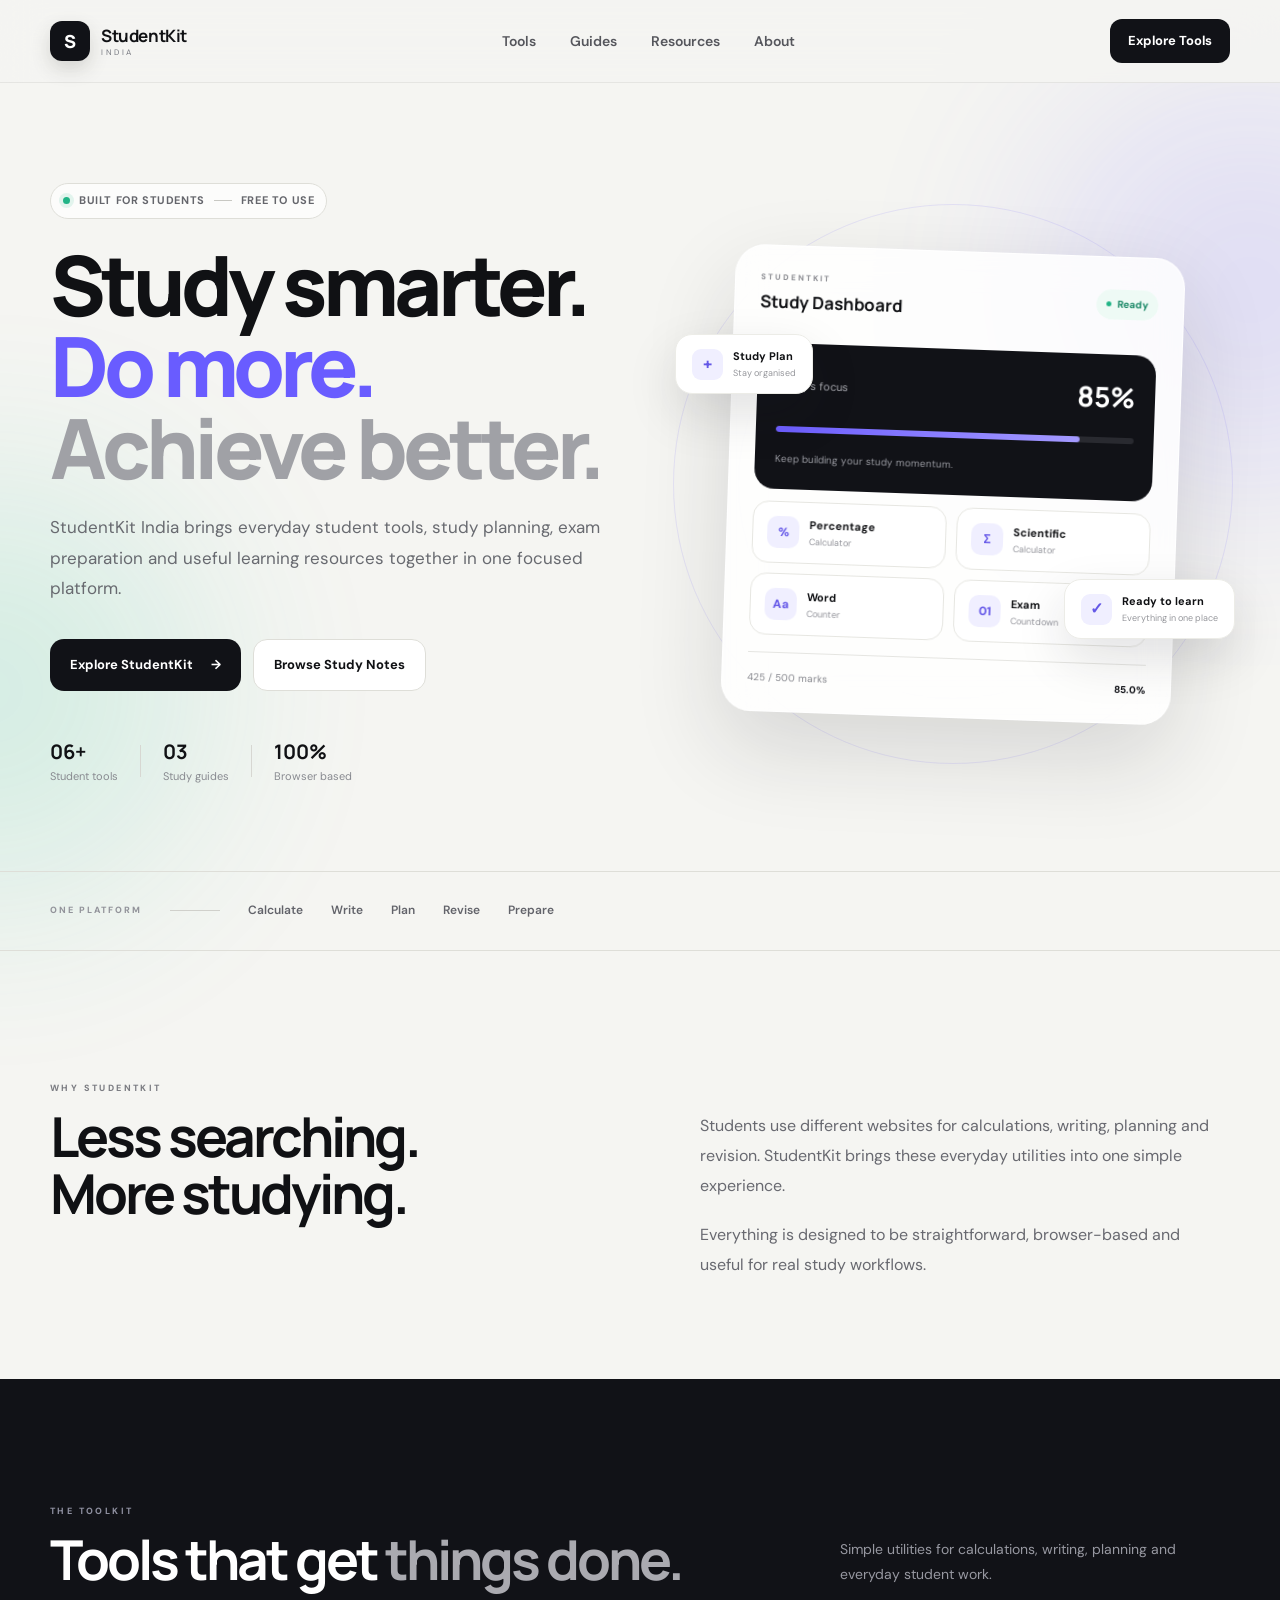
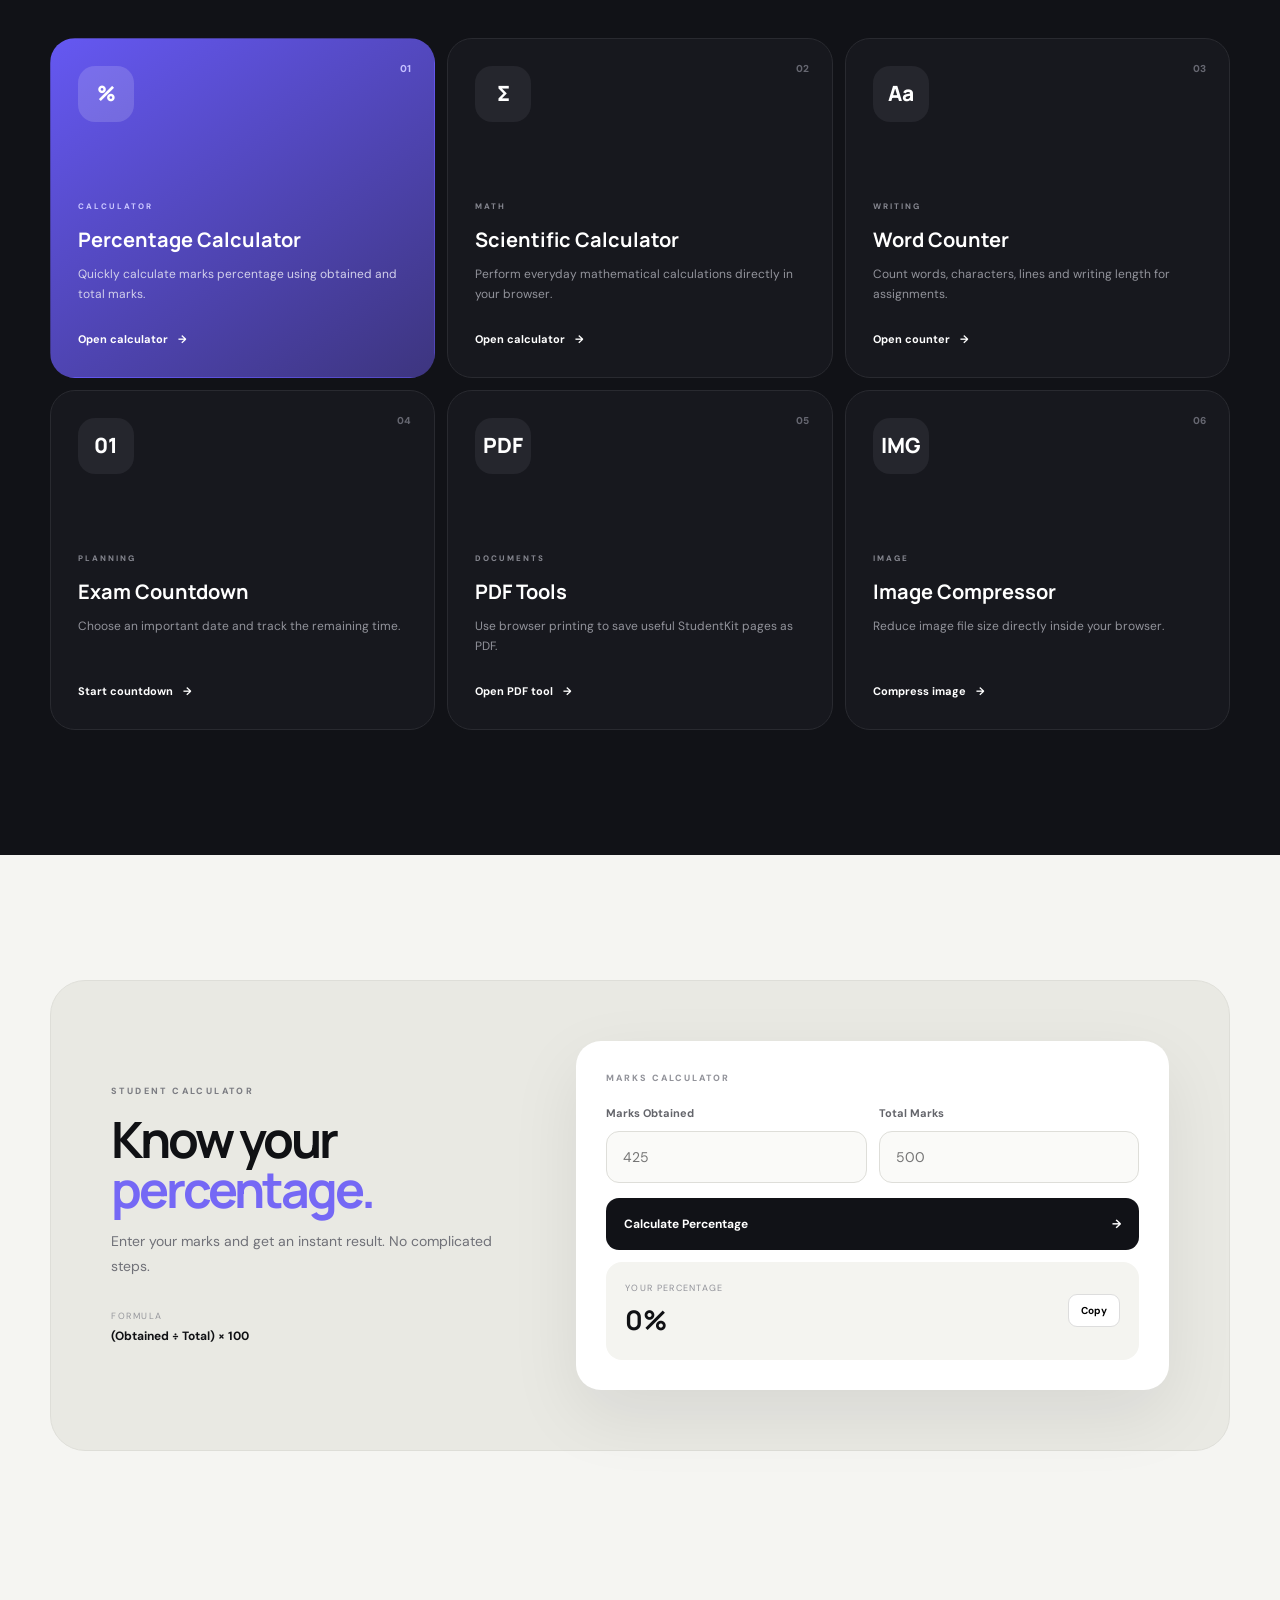
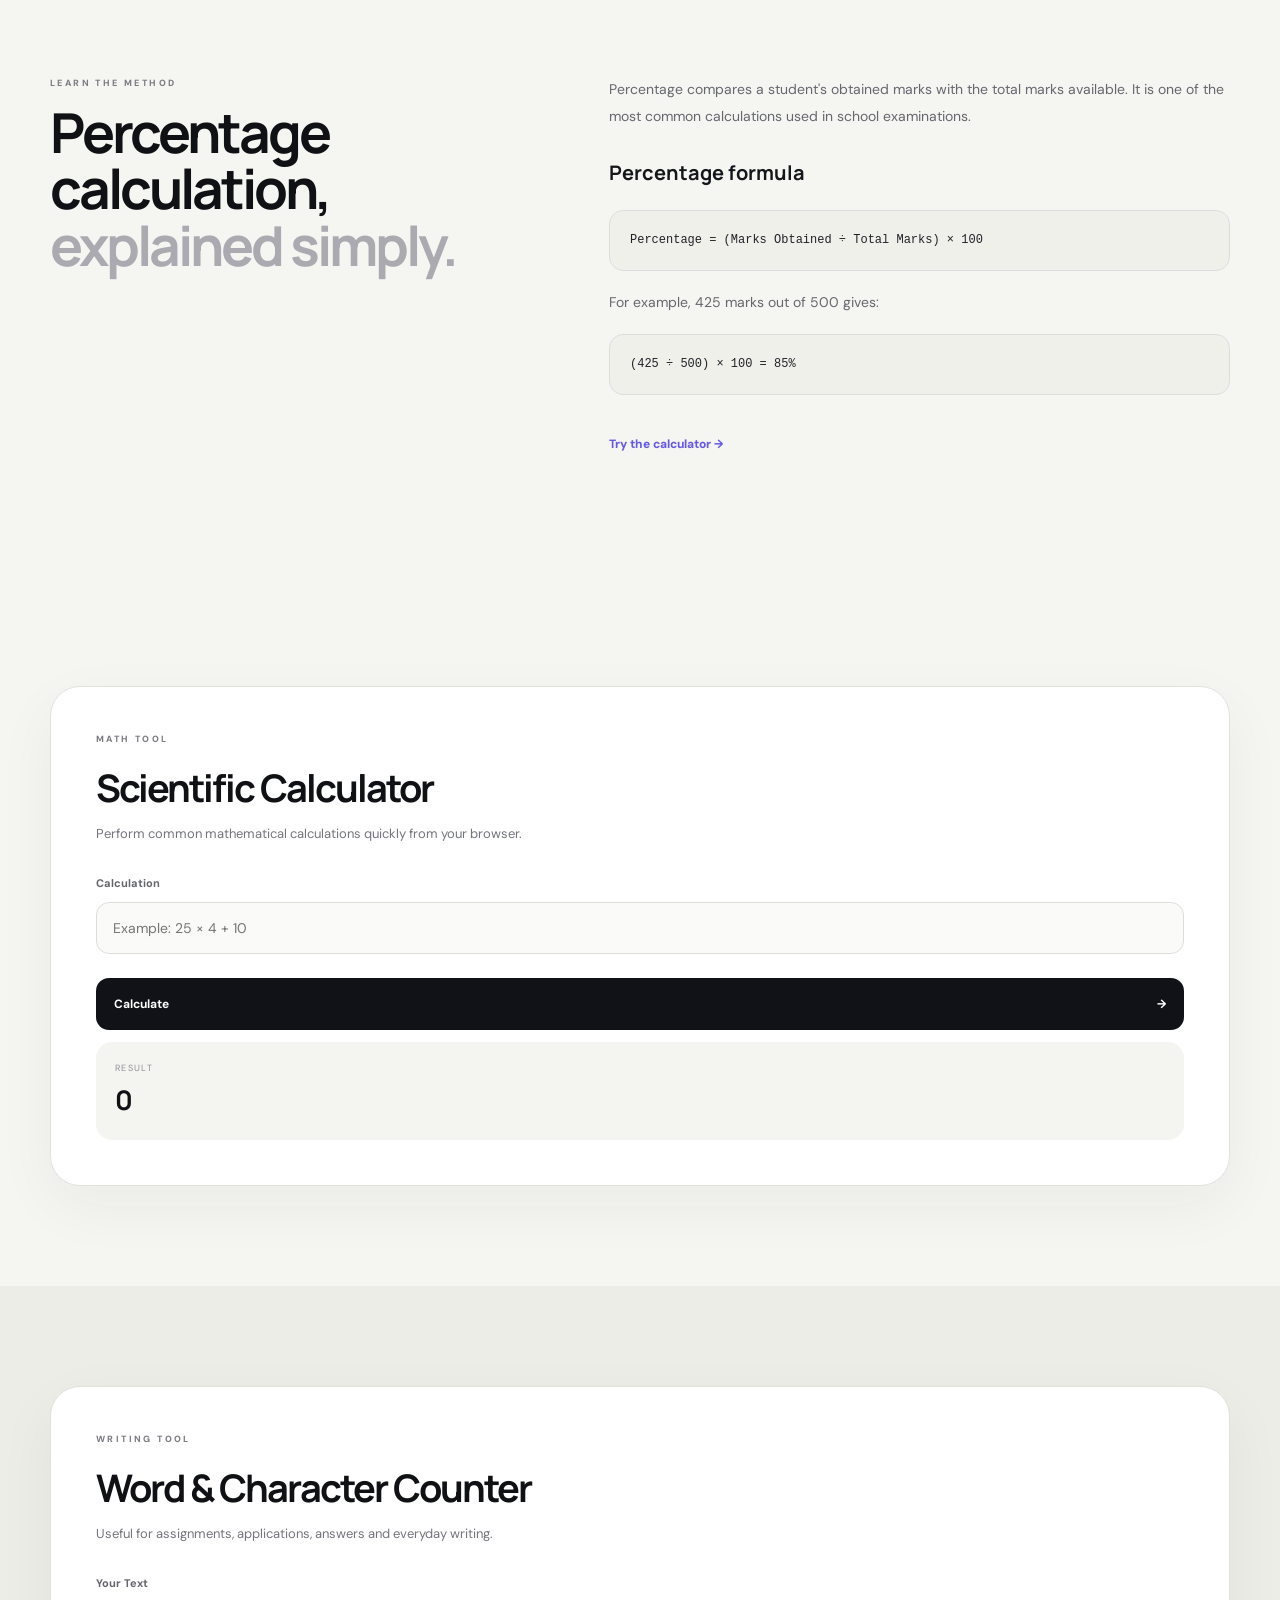
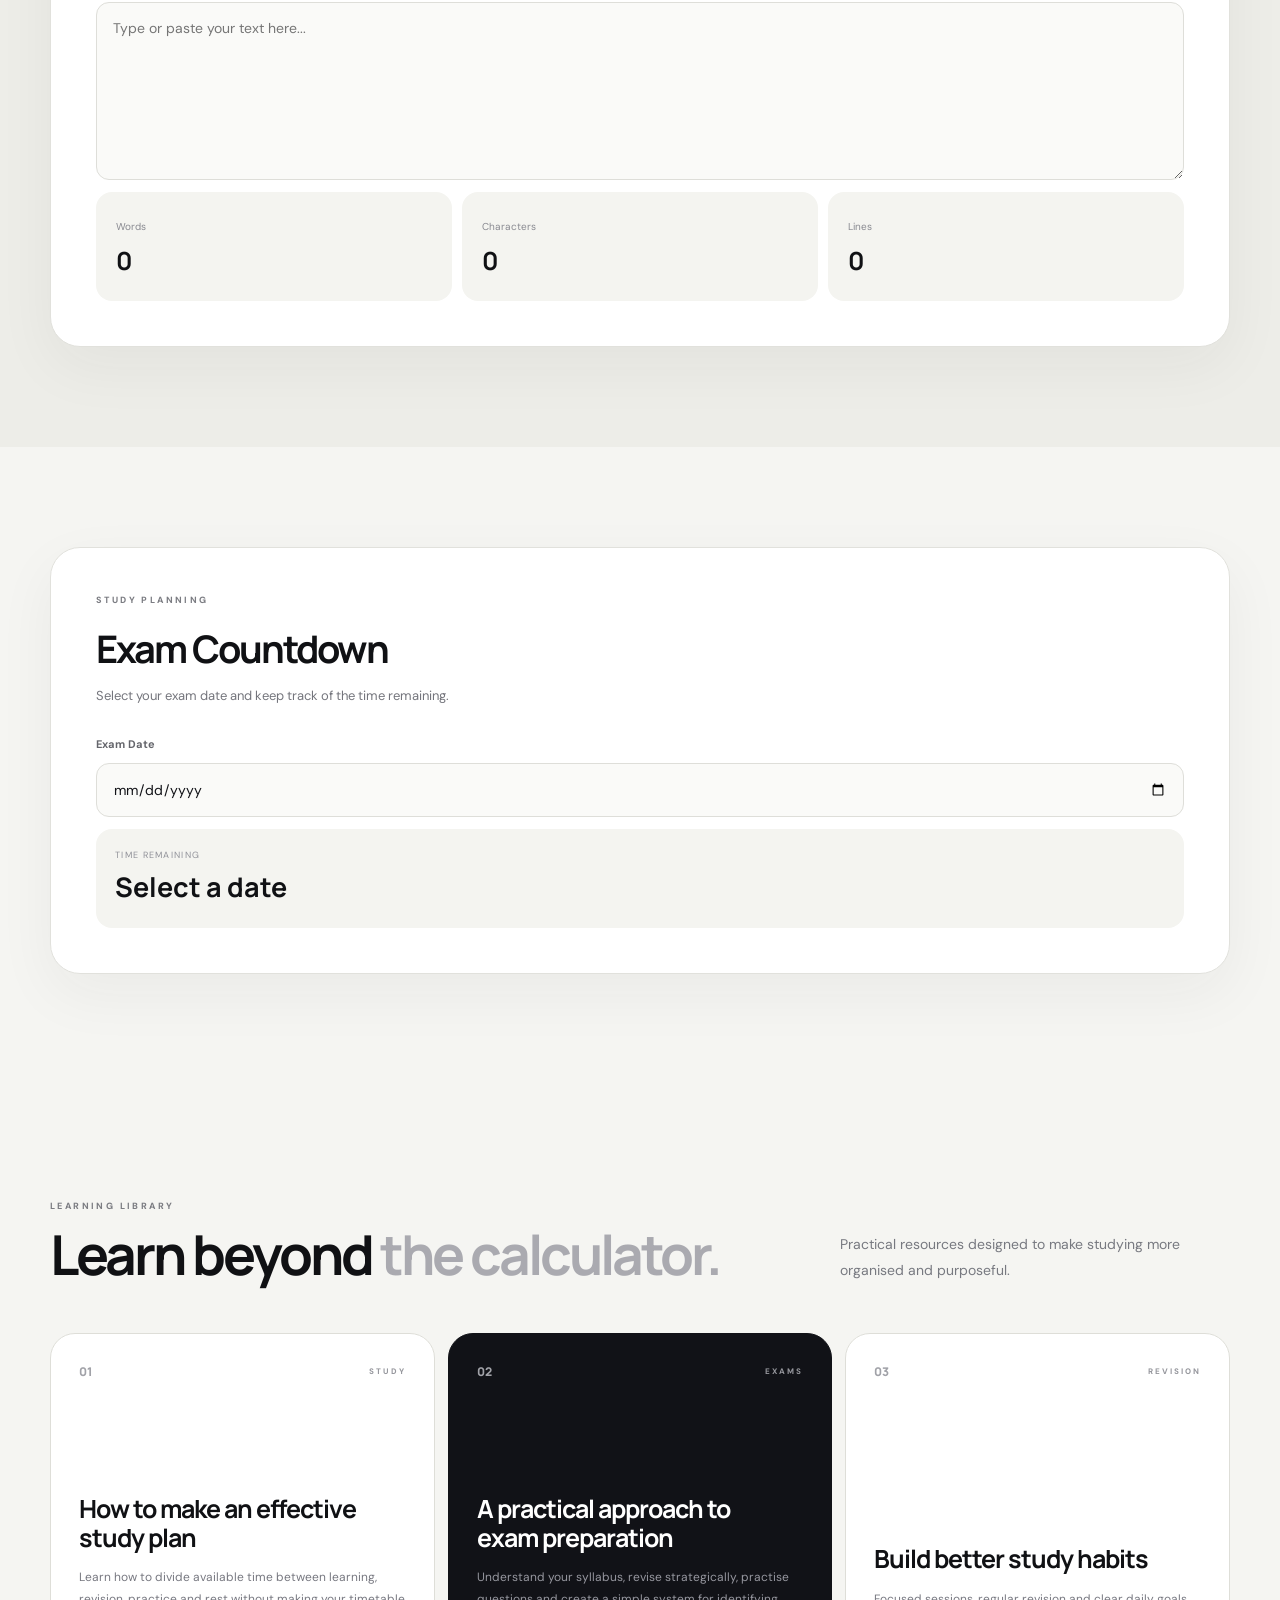
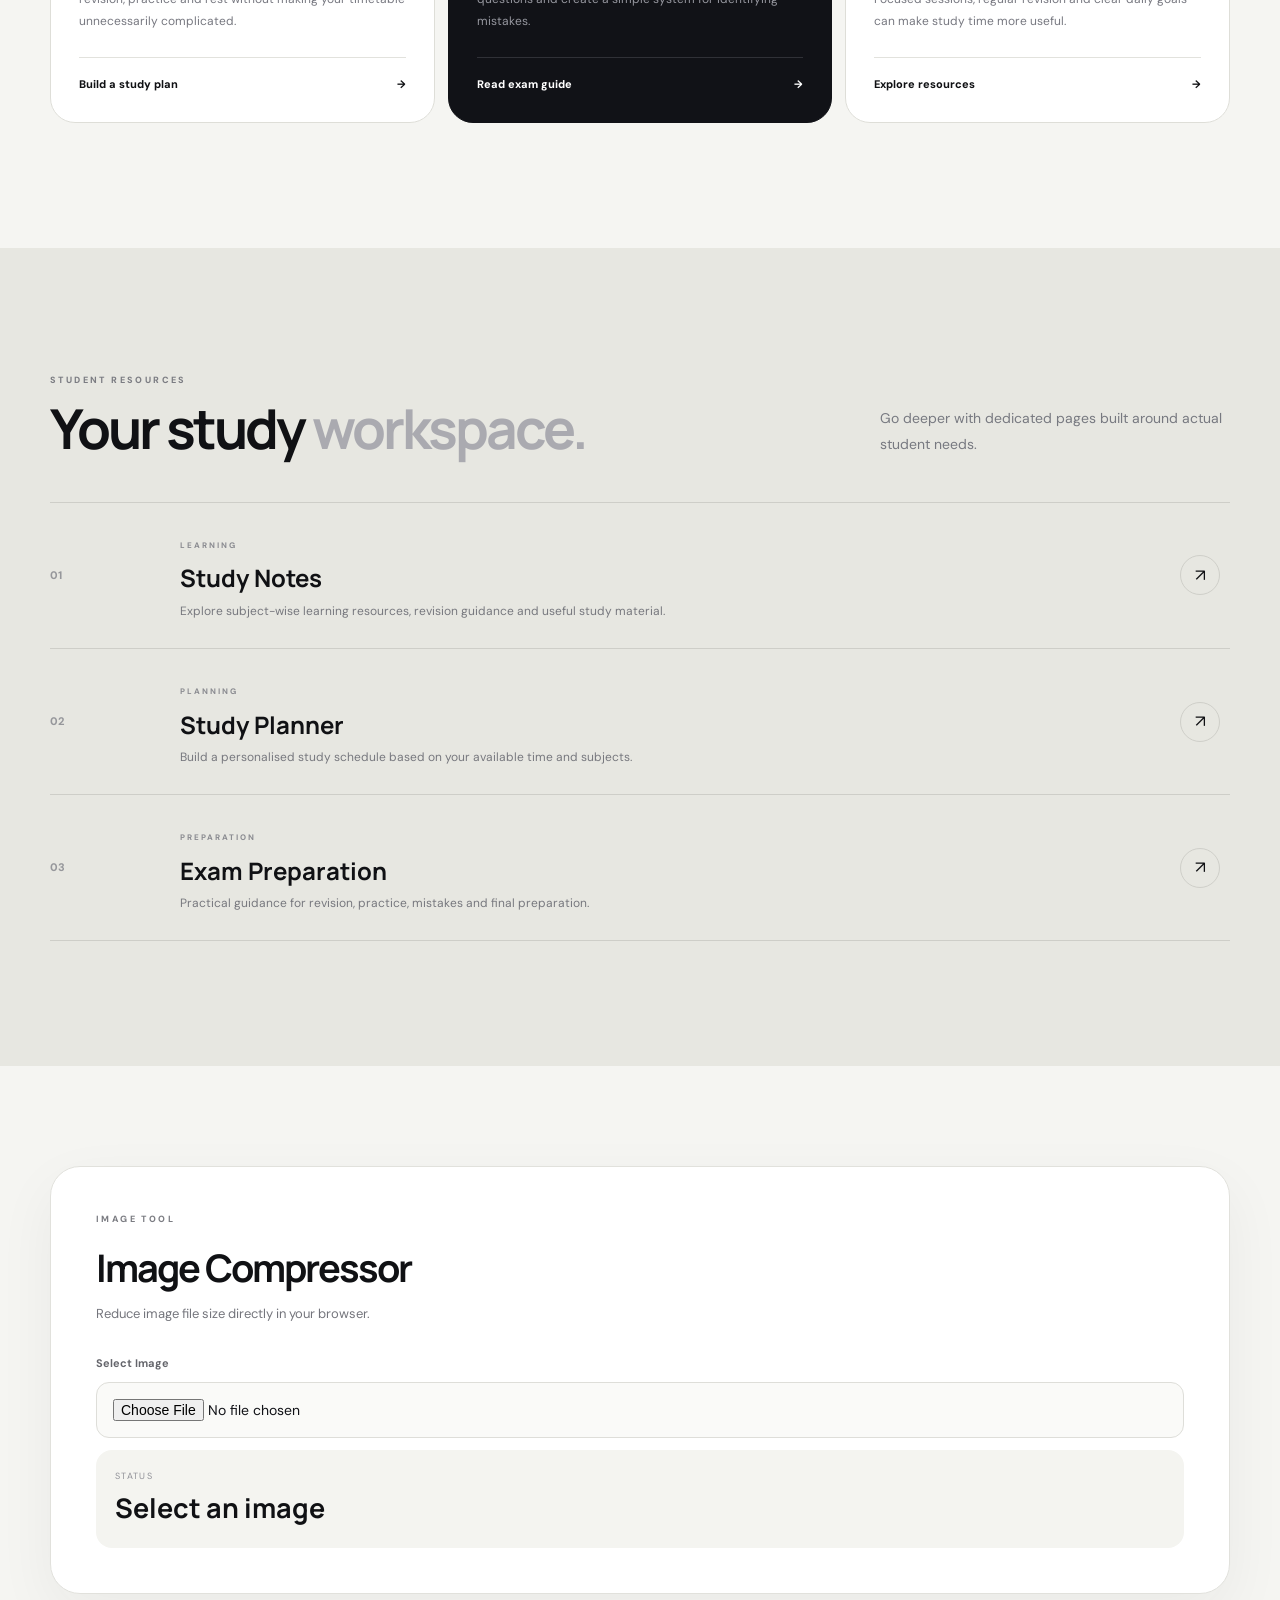
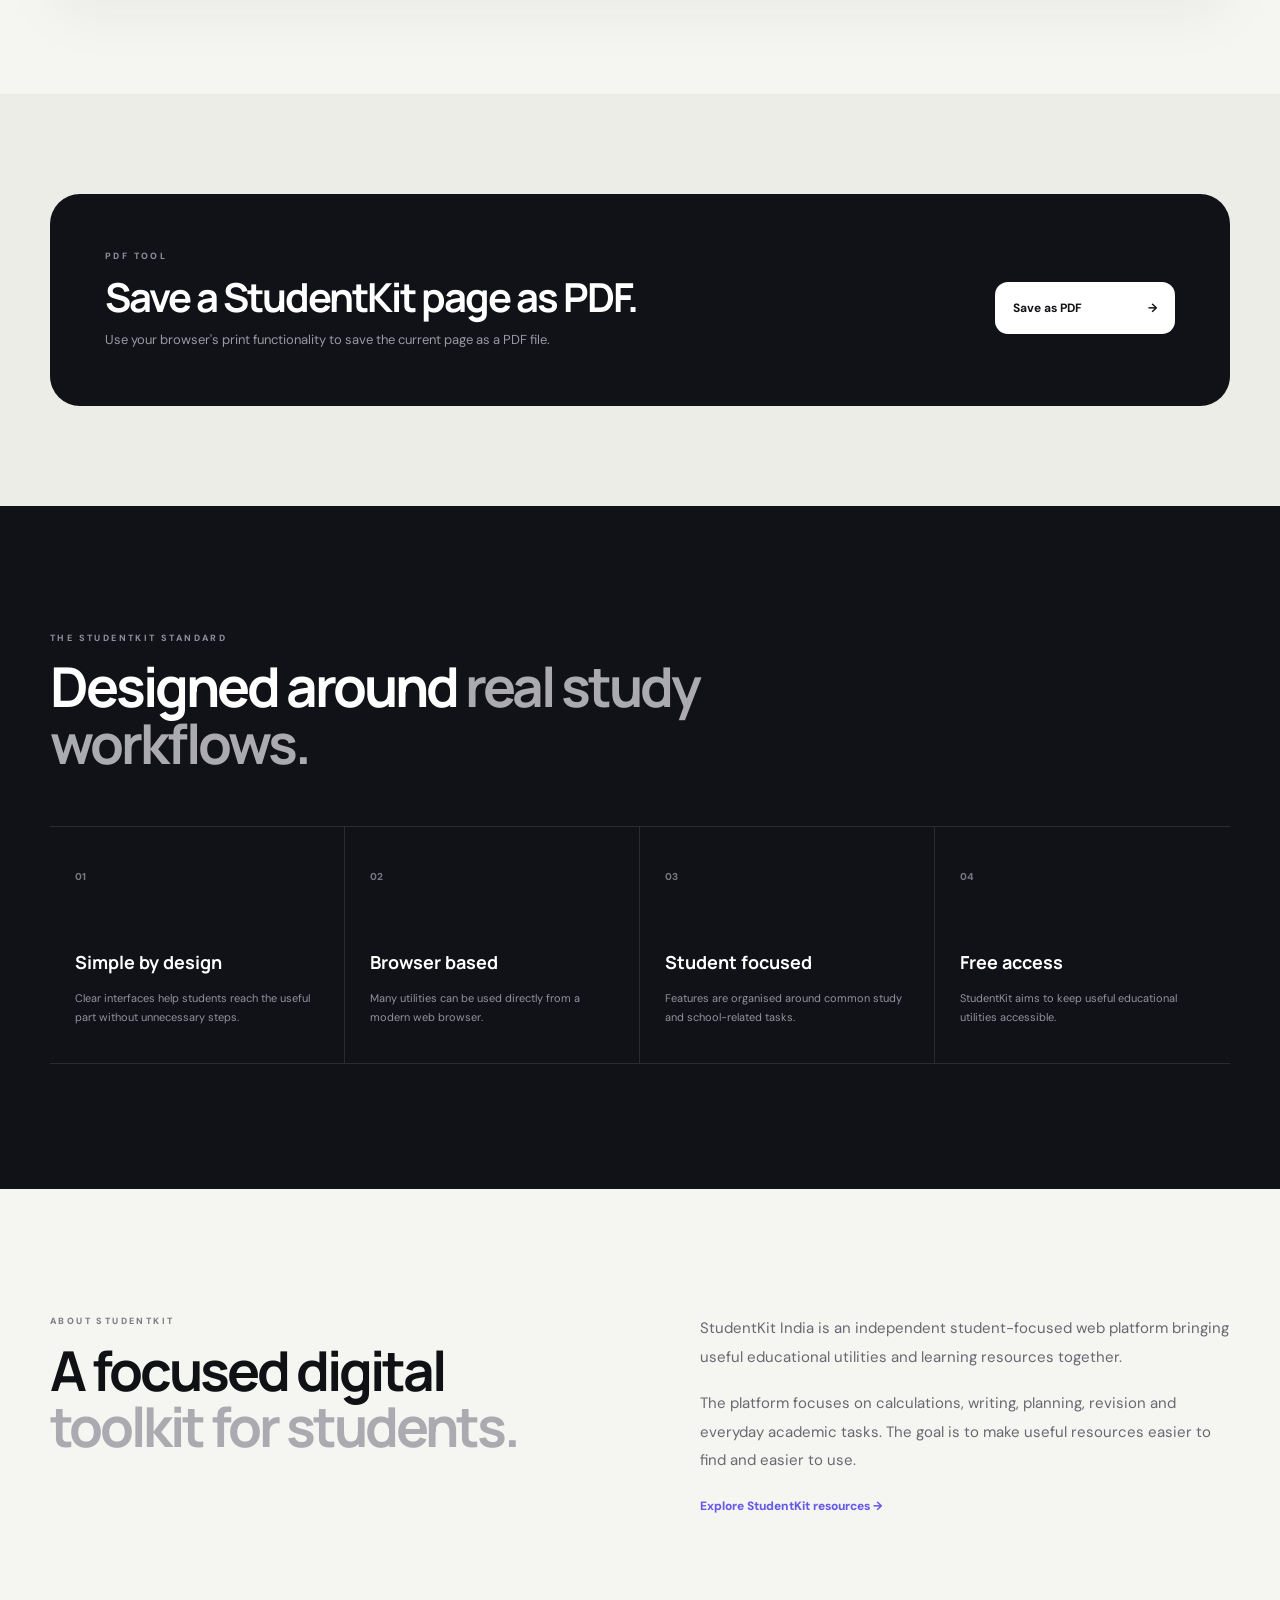
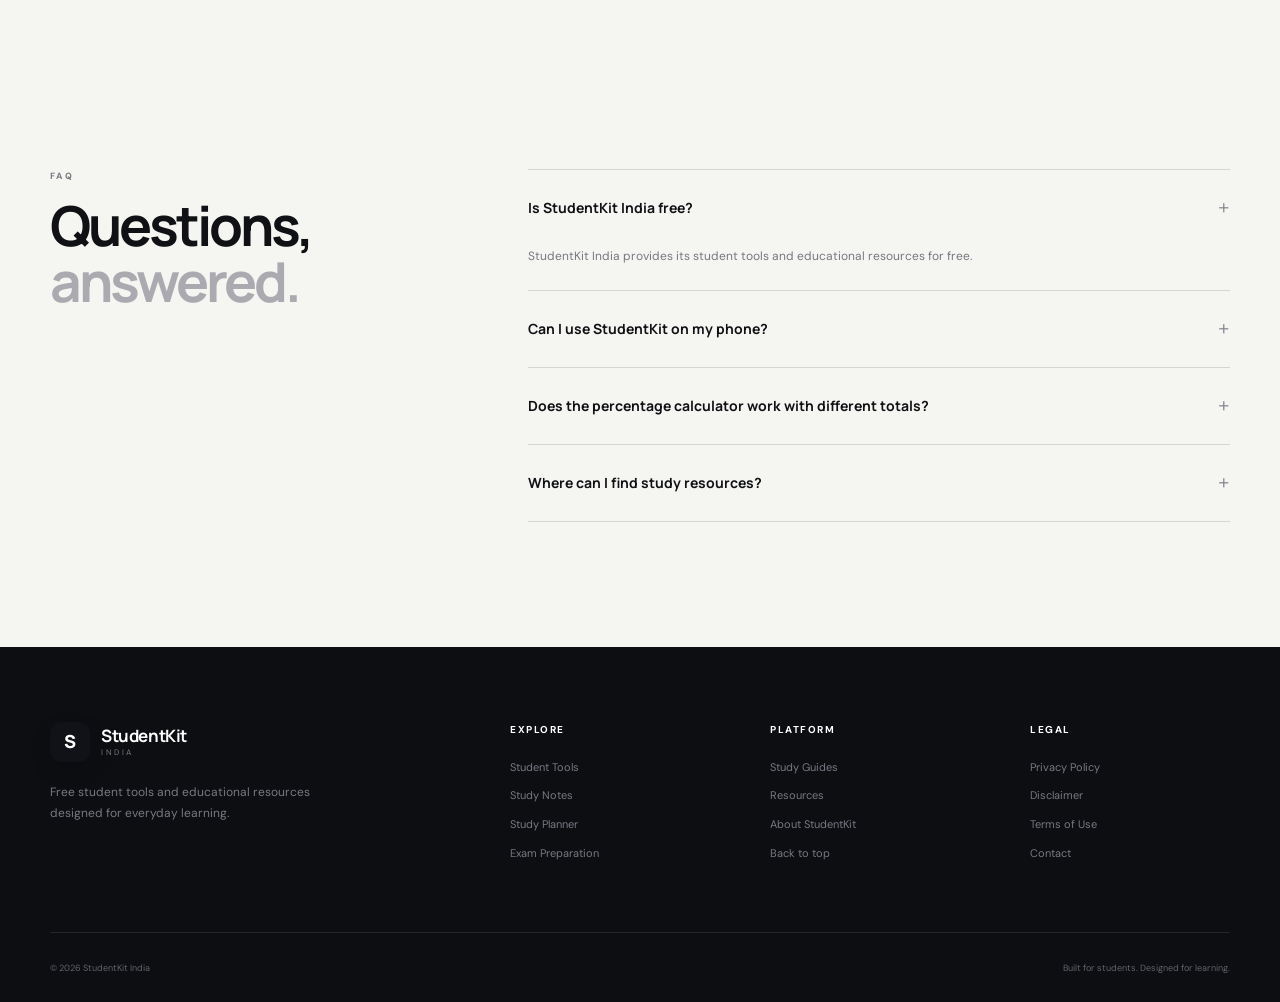
<file: index.html>
<!DOCTYPE html>
<html lang="en">
<head>
<meta charset="UTF-8">
<meta name="viewport" content="width=device-width, initial-scale=1.0">

<title>StudentKit India — Free Student Tools & Study Resources</title>

<meta name="description"
content="StudentKit India is a free student platform with calculators, study planners, exam preparation guides, writing tools and useful educational resources.">

<meta name="keywords"
content="student tools India, percentage calculator, scientific calculator, word counter, exam countdown, study planner, class 10 study resources">

<meta name="author" content="StudentKit India">
<meta name="robots" content="index, follow">

<link rel="canonical" href="https://studentkit-india.vercel.app/">

<meta name="google-site-verification"
content="fBdInNr_pxpZjApGXBXYnxqg6Dyy9HJ7jwQC1Y1va0Tw">

<script async
src="https://pagead2.googlesyndication.com/pagead/js/adsbygoogle.js?client=ca-pub-5067812901691828"
crossorigin="anonymous"></script>

<link rel="stylesheet" href="style.css">
</head>

<body>

<div class="page-glow glow-one"></div>
<div class="page-glow glow-two"></div>

<header class="header" id="top">
    <div class="container nav">

        <a href="/" class="brand" aria-label="StudentKit India Home">
            <span class="brand-mark">S</span>
            <span class="brand-text">
                <strong>StudentKit</strong>
                <small>INDIA</small>
            </span>
        </a>

        <nav class="nav-links" id="mainNav">
            <a href="#tools">Tools</a>
            <a href="#guides">Guides</a>
            <a href="#resources">Resources</a>
            <a href="#about">About</a>
        </nav>

        <div class="nav-actions">
            <a href="#tools" class="nav-cta">Explore Tools</a>

            <button
                class="menu-btn"
                type="button"
                onclick="toggleMenu()"
                aria-label="Open navigation menu">
                <span></span>
                <span></span>
            </button>
        </div>

    </div>
</header>


<main>

<!-- HERO -->

<section class="hero">
    <div class="container hero-grid">

        <div class="hero-copy">

            <div class="eyebrow">
                <span class="eyebrow-dot"></span>
                Built for students
                <span class="eyebrow-line"></span>
                Free to use
            </div>

            <h1>
                Study smarter.
                <span>Do more.</span>
                <em>Achieve better.</em>
            </h1>

            <p class="hero-description">
                StudentKit India brings everyday student tools,
                study planning, exam preparation and useful learning
                resources together in one focused platform.
            </p>

            <div class="hero-actions">
                <a href="#tools" class="button button-primary">
                    Explore StudentKit
                    <span>→</span>
                </a>

                <a href="study-notes.html" class="button button-ghost">
                    Browse Study Notes
                </a>
            </div>

            <div class="hero-proof">

                <div class="proof-item">
                    <strong>06+</strong>
                    <span>Student tools</span>
                </div>

                <div class="proof-divider"></div>

                <div class="proof-item">
                    <strong>03</strong>
                    <span>Study guides</span>
                </div>

                <div class="proof-divider"></div>

                <div class="proof-item">
                    <strong>100%</strong>
                    <span>Browser based</span>
                </div>

            </div>

        </div>


        <div class="hero-visual">

            <div class="visual-orbit orbit-one"></div>
            <div class="visual-orbit orbit-two"></div>

            <div class="dashboard-card">

                <div class="dashboard-top">
                    <div>
                        <span class="mini-label">STUDENTKIT</span>
                        <strong>Study Dashboard</strong>
                    </div>

                    <span class="status-pill">
                        <i></i>
                        Ready
                    </span>
                </div>


                <div class="dashboard-main">

                    <div class="score-card">

                        <div class="score-heading">
                            <span>Today's focus</span>
                            <b>85%</b>
                        </div>

                        <div class="progress-track">
                            <span style="width:85%"></span>
                        </div>

                        <small>Keep building your study momentum.</small>

                    </div>


                    <div class="mini-tools">

                        <div class="mini-tool">
                            <span class="mini-icon percent">%</span>
                            <div>
                                <strong>Percentage</strong>
                                <small>Calculator</small>
                            </div>
                        </div>

                        <div class="mini-tool">
                            <span class="mini-icon math">Σ</span>
                            <div>
                                <strong>Scientific</strong>
                                <small>Calculator</small>
                            </div>
                        </div>

                        <div class="mini-tool">
                            <span class="mini-icon write">Aa</span>
                            <div>
                                <strong>Word</strong>
                                <small>Counter</small>
                            </div>
                        </div>

                        <div class="mini-tool">
                            <span class="mini-icon plan">01</span>
                            <div>
                                <strong>Exam</strong>
                                <small>Countdown</small>
                            </div>
                        </div>

                    </div>

                </div>


                <div class="dashboard-footer">
                    <span>425 / 500 marks</span>
                    <strong>85.0%</strong>
                </div>

            </div>


            <div class="floating-card floating-card-one">
                <span class="floating-icon">+</span>
                <div>
                    <strong>Study Plan</strong>
                    <small>Stay organised</small>
                </div>
            </div>


            <div class="floating-card floating-card-two">
                <span class="floating-icon">✓</span>
                <div>
                    <strong>Ready to learn</strong>
                    <small>Everything in one place</small>
                </div>
            </div>

        </div>

    </div>
</section>


<!-- TRUST STRIP -->

<section class="trust-strip">
    <div class="container trust-inner">

        <span>ONE PLATFORM</span>

        <div class="trust-line"></div>

        <strong>Calculate</strong>
        <strong>Write</strong>
        <strong>Plan</strong>
        <strong>Revise</strong>
        <strong>Prepare</strong>

    </div>
</section>


<!-- INTRO -->

<section class="intro-section">

    <div class="container intro-grid">

        <div>
            <span class="section-kicker">WHY STUDENTKIT</span>

            <h2>
                Less searching.
                <br>
                More studying.
            </h2>
        </div>

        <div class="intro-copy">

            <p>
                Students use different websites for calculations,
                writing, planning and revision. StudentKit brings
                these everyday utilities into one simple experience.
            </p>

            <p>
                Everything is designed to be straightforward,
                browser-based and useful for real study workflows.
            </p>

        </div>

    </div>

</section>


<!-- TOOLS -->

<section class="tools-section section-space" id="tools">

    <div class="container">

        <div class="section-header">

            <div>
                <span class="section-kicker">THE TOOLKIT</span>

                <h2>
                    Tools that get
                    <span>things done.</span>
                </h2>
            </div>

            <p>
                Simple utilities for calculations, writing,
                planning and everyday student work.
            </p>

        </div>


        <div class="premium-tools-grid">

            <article class="premium-tool featured-tool">

                <div class="tool-number">01</div>

                <div class="large-tool-icon">%</div>

                <div class="tool-info">

                    <span>CALCULATOR</span>

                    <h3>Percentage Calculator</h3>

                    <p>
                        Quickly calculate marks percentage
                        using obtained and total marks.
                    </p>

                    <a href="#percentage">
                        Open calculator <b>→</b>
                    </a>

                </div>

            </article>


            <article class="premium-tool">

                <div class="tool-number">02</div>

                <div class="tool-icon-modern">Σ</div>

                <div class="tool-info">

                    <span>MATH</span>

                    <h3>Scientific Calculator</h3>

                    <p>
                        Perform everyday mathematical
                        calculations directly in your browser.
                    </p>

                    <a href="#scientific-calculator">
                        Open calculator <b>→</b>
                    </a>

                </div>

            </article>


            <article class="premium-tool">

                <div class="tool-number">03</div>

                <div class="tool-icon-modern">Aa</div>

                <div class="tool-info">

                    <span>WRITING</span>

                    <h3>Word Counter</h3>

                    <p>
                        Count words, characters, lines and
                        writing length for assignments.
                    </p>

                    <a href="#word-counter">
                        Open counter <b>→</b>
                    </a>

                </div>

            </article>


            <article class="premium-tool">

                <div class="tool-number">04</div>

                <div class="tool-icon-modern">01</div>

                <div class="tool-info">

                    <span>PLANNING</span>

                    <h3>Exam Countdown</h3>

                    <p>
                        Choose an important date and track
                        the remaining time.
                    </p>

                    <a href="#exam-countdown">
                        Start countdown <b>→</b>
                    </a>

                </div>

            </article>


            <article class="premium-tool">

                <div class="tool-number">05</div>

                <div class="tool-icon-modern">PDF</div>

                <div class="tool-info">

                    <span>DOCUMENTS</span>

                    <h3>PDF Tools</h3>

                    <p>
                        Use browser printing to save useful
                        StudentKit pages as PDF.
                    </p>

                    <a href="#pdf-tools">
                        Open PDF tool <b>→</b>
                    </a>

                </div>

            </article>


            <article class="premium-tool">

                <div class="tool-number">06</div>

                <div class="tool-icon-modern">IMG</div>

                <div class="tool-info">

                    <span>IMAGE</span>

                    <h3>Image Compressor</h3>

                    <p>
                        Reduce image file size directly
                        inside your browser.
                    </p>

                    <a href="#image-compressor">
                        Compress image <b>→</b>
                    </a>

                </div>

            </article>

        </div>

    </div>

</section>


<!-- PERCENTAGE -->

<section class="app-section" id="percentage">

    <div class="container">

        <div class="app-shell">

            <div class="app-intro">

                <span class="section-kicker">STUDENT CALCULATOR</span>

                <h2>
                    Know your
                    <span>percentage.</span>
                </h2>

                <p>
                    Enter your marks and get an instant result.
                    No complicated steps.
                </p>

                <div class="formula-mini">
                    <span>Formula</span>
                    <strong>(Obtained ÷ Total) × 100</strong>
                </div>

            </div>


            <div class="calculator-panel">

                <div class="panel-label">MARKS CALCULATOR</div>

                <div class="input-row">

                    <div class="premium-input">
                        <label for="obtainedMarks">
                            Marks Obtained
                        </label>

                        <input
                            type="number"
                            id="obtainedMarks"
                            placeholder="425"
                            min="0"
                            step="any">
                    </div>


                    <div class="premium-input">
                        <label for="totalMarks">
                            Total Marks
                        </label>

                        <input
                            type="number"
                            id="totalMarks"
                            placeholder="500"
                            min="1"
                            step="any">
                    </div>

                </div>


                <button
                    class="premium-calculate"
                    type="button"
                    onclick="calculatePercentage()">

                    Calculate Percentage
                    <span>→</span>

                </button>


                <div
                    id="calculatorMessage"
                    class="calculator-message"
                    aria-live="polite">
                </div>


                <div id="resultBox" class="premium-result">

                    <div>
                        <span>Your Percentage</span>

                        <strong id="percentageResult">
                            0%
                        </strong>
                    </div>

                    <button
                        type="button"
                        onclick="copyPercentage()">
                        Copy
                    </button>

                </div>

            </div>

        </div>

    </div>

</section>


<!-- CALCULATION GUIDE -->

<section class="article-section">

    <div class="container article-grid">

        <div>
            <span class="section-kicker">LEARN THE METHOD</span>

            <h2>
                Percentage calculation,
                <span>explained simply.</span>
            </h2>
        </div>

        <div class="article-copy">

            <p>
                Percentage compares a student's obtained marks
                with the total marks available. It is one of the
                most common calculations used in school examinations.
            </p>

            <h3>Percentage formula</h3>

            <div class="formula-card">
                Percentage = (Marks Obtained ÷ Total Marks) × 100
            </div>

            <p>
                For example, 425 marks out of 500 gives:
            </p>

            <div class="formula-card">
                (425 ÷ 500) × 100 = 85%
            </div>

            <a href="#percentage" class="text-link">
                Try the calculator →
            </a>

        </div>

    </div>

</section>


<!-- SCIENTIFIC -->

<section class="utility-section" id="scientific-calculator">

    <div class="container">

        <div class="utility-card">

            <div class="utility-heading">
                <span class="section-kicker">MATH TOOL</span>

                <h2>Scientific Calculator</h2>

                <p>
                    Perform common mathematical calculations
                    quickly from your browser.
                </p>
            </div>


            <div class="utility-form">

                <label for="scientificInput">
                    Calculation
                </label>

                <input
                    type="text"
                    id="scientificInput"
                    placeholder="Example: 25 × 4 + 10">

                <button
                    class="premium-calculate"
                    type="button"
                    onclick="calculateScientific()">
                    Calculate
                    <span>→</span>
                </button>

            </div>


            <div id="scientificResult" class="premium-result">
                <div>
                    <span>Result</span>
                    <strong>0</strong>
                </div>
            </div>

        </div>

    </div>

</section>


<!-- WORD COUNTER -->

<section class="utility-section soft-section" id="word-counter">

    <div class="container">

        <div class="utility-card">

            <div class="utility-heading">

                <span class="section-kicker">WRITING TOOL</span>

                <h2>Word & Character Counter</h2>

                <p>
                    Useful for assignments, applications,
                    answers and everyday writing.
                </p>

            </div>


            <div class="utility-form">

                <label for="wordCounterInput">
                    Your Text
                </label>

                <textarea
                    id="wordCounterInput"
                    rows="8"
                    placeholder="Type or paste your text here..."
                    oninput="updateWordCounter()"></textarea>

            </div>


            <div class="counter-grid">

                <div class="counter-box">
                    <span>Words</span>
                    <strong id="wordCount">0</strong>
                </div>

                <div class="counter-box">
                    <span>Characters</span>
                    <strong id="characterCount">0</strong>
                </div>

                <div class="counter-box">
                    <span>Lines</span>
                    <strong id="lineCount">0</strong>
                </div>

            </div>

        </div>

    </div>

</section>


<!-- COUNTDOWN -->

<section class="utility-section" id="exam-countdown">

    <div class="container">

        <div class="utility-card countdown-card">

            <div class="utility-heading">

                <span class="section-kicker">STUDY PLANNING</span>

                <h2>Exam Countdown</h2>

                <p>
                    Select your exam date and keep track
                    of the time remaining.
                </p>

            </div>


            <div class="utility-form">

                <label for="examDate">
                    Exam Date
                </label>

                <input
                    type="date"
                    id="examDate"
                    onchange="startExamCountdown()">

            </div>


            <div id="countdownResult" class="premium-result">

                <div>
                    <span>Time Remaining</span>

                    <strong>Select a date</strong>
                </div>

            </div>

        </div>

    </div>

</section>


<!-- GUIDES -->

<section class="guides-section section-space" id="guides">

    <div class="container">

        <div class="section-header">

            <div>
                <span class="section-kicker">LEARNING LIBRARY</span>

                <h2>
                    Learn beyond
                    <span>the calculator.</span>
                </h2>
            </div>

            <p>
                Practical resources designed to make
                studying more organised and purposeful.
            </p>

        </div>


        <div class="guide-grid-premium">

            <article class="premium-guide">

                <div class="guide-top">
                    <span>01</span>
                    <small>STUDY</small>
                </div>

                <h3>
                    How to make an effective study plan
                </h3>

                <p>
                    Learn how to divide available time between
                    learning, revision, practice and rest without
                    making your timetable unnecessarily complicated.
                </p>

                <a href="study-planner.html">
                    Build a study plan
                    <b>→</b>
                </a>

            </article>


            <article class="premium-guide dark-guide">

                <div class="guide-top">
                    <span>02</span>
                    <small>EXAMS</small>
                </div>

                <h3>
                    A practical approach to exam preparation
                </h3>

                <p>
                    Understand your syllabus, revise strategically,
                    practise questions and create a simple system
                    for identifying mistakes.
                </p>

                <a href="exam-preparation.html">
                    Read exam guide
                    <b>→</b>
                </a>

            </article>


            <article class="premium-guide">

                <div class="guide-top">
                    <span>03</span>
                    <small>REVISION</small>
                </div>

                <h3>
                    Build better study habits
                </h3>

                <p>
                    Focused sessions, regular revision and clear
                    daily goals can make study time more useful.
                </p>

                <a href="study-notes.html">
                    Explore resources
                    <b>→</b>
                </a>

            </article>

        </div>

    </div>

</section>


<!-- RESOURCES -->

<section class="resources-section section-space" id="resources">

    <div class="container">

        <div class="resource-heading">

            <div>
                <span class="section-kicker">STUDENT RESOURCES</span>

                <h2>
                    Your study
                    <span>workspace.</span>
                </h2>
            </div>

            <p>
                Go deeper with dedicated pages built
                around actual student needs.
            </p>

        </div>


        <div class="resource-list">

            <a href="study-notes.html" class="resource-row">

                <div class="resource-index">01</div>

                <div class="resource-main">
                    <span>LEARNING</span>
                    <h3>Study Notes</h3>
                    <p>
                        Explore subject-wise learning resources,
                        revision guidance and useful study material.
                    </p>
                </div>

                <span class="resource-arrow">↗</span>

            </a>


            <a href="study-planner.html" class="resource-row">

                <div class="resource-index">02</div>

                <div class="resource-main">
                    <span>PLANNING</span>
                    <h3>Study Planner</h3>
                    <p>
                        Build a personalised study schedule based
                        on your available time and subjects.
                    </p>
                </div>

                <span class="resource-arrow">↗</span>

            </a>


            <a href="exam-preparation.html" class="resource-row">

                <div class="resource-index">03</div>

                <div class="resource-main">
                    <span>PREPARATION</span>
                    <h3>Exam Preparation</h3>
                    <p>
                        Practical guidance for revision,
                        practice, mistakes and final preparation.
                    </p>
                </div>

                <span class="resource-arrow">↗</span>

            </a>

        </div>

    </div>

</section>


<!-- IMAGE COMPRESSOR -->

<section class="utility-section" id="image-compressor">

    <div class="container">

        <div class="utility-card compact-tool">

            <div class="utility-heading">

                <span class="section-kicker">IMAGE TOOL</span>

                <h2>Image Compressor</h2>

                <p>
                    Reduce image file size directly in your browser.
                </p>

            </div>

            <div class="utility-form">

                <label for="imageInput">
                    Select Image
                </label>

                <input
                    type="file"
                    id="imageInput"
                    accept="image/*"
                    onchange="compressImage()">

            </div>

            <div
                id="imageCompressionResult"
                class="premium-result">

                <div>
                    <span>Status</span>
                    <strong>Select an image</strong>
                </div>

            </div>

        </div>

    </div>

</section>


<!-- PDF -->

<section class="utility-section soft-section" id="pdf-tools">

    <div class="container">

        <div class="pdf-banner">

            <div>
                <span class="section-kicker">PDF TOOL</span>

                <h2>
                    Save a StudentKit page as PDF.
                </h2>

                <p>
                    Use your browser's print functionality
                    to save the current page as a PDF file.
                </p>
            </div>

            <button
                class="premium-calculate"
                type="button"
                onclick="printPageAsPDF()">
                Save as PDF
                <span>→</span>
            </button>

        </div>

    </div>

</section>


<!-- WHY -->

<section class="why-section section-space">

    <div class="container">

        <div class="why-header">

            <span class="section-kicker">THE STUDENTKIT STANDARD</span>

            <h2>
                Designed around
                <span>real study workflows.</span>
            </h2>

        </div>


        <div class="why-grid">

            <div class="why-card">
                <span>01</span>
                <h3>Simple by design</h3>
                <p>
                    Clear interfaces help students reach
                    the useful part without unnecessary steps.
                </p>
            </div>

            <div class="why-card">
                <span>02</span>
                <h3>Browser based</h3>
                <p>
                    Many utilities can be used directly
                    from a modern web browser.
                </p>
            </div>

            <div class="why-card">
                <span>03</span>
                <h3>Student focused</h3>
                <p>
                    Features are organised around common
                    study and school-related tasks.
                </p>
            </div>

            <div class="why-card">
                <span>04</span>
                <h3>Free access</h3>
                <p>
                    StudentKit aims to keep useful
                    educational utilities accessible.
                </p>
            </div>

        </div>

    </div>

</section>


<!-- ABOUT -->

<section class="about-section" id="about">

    <div class="container about-grid">

        <div class="about-title">

            <span class="section-kicker">ABOUT STUDENTKIT</span>

            <h2>
                A focused digital
                <span>toolkit for students.</span>
            </h2>

        </div>

        <div class="about-copy">

            <p>
                StudentKit India is an independent student-focused
                web platform bringing useful educational utilities
                and learning resources together.
            </p>

            <p>
                The platform focuses on calculations, writing,
                planning, revision and everyday academic tasks.
                The goal is to make useful resources easier to find
                and easier to use.
            </p>

            <a href="study-notes.html" class="text-link">
                Explore StudentKit resources →
            </a>

        </div>

    </div>

</section>


<!-- FAQ -->

<section class="faq-section section-space">

    <div class="container faq-grid">

        <div class="faq-title">

            <span class="section-kicker">FAQ</span>

            <h2>
                Questions,
                <span>answered.</span>
            </h2>

        </div>


        <div class="faq-list">

            <details open>
                <summary>
                    Is StudentKit India free?
                    <span>+</span>
                </summary>

                <p>
                    StudentKit India provides its student tools
                    and educational resources for free.
                </p>
            </details>


            <details>
                <summary>
                    Can I use StudentKit on my phone?
                    <span>+</span>
                </summary>

                <p>
                    Yes. The website is designed to work across
                    modern phones, tablets and computers.
                </p>
            </details>


            <details>
                <summary>
                    Does the percentage calculator work with different totals?
                    <span>+</span>
                </summary>

                <p>
                    Yes. Enter the marks obtained and total marks.
                    The calculator uses the standard percentage formula.
                </p>
            </details>


            <details>
                <summary>
                    Where can I find study resources?
                    <span>+</span>
                </summary>

                <p>
                    Visit the Study Notes, Study Planner and
                    Exam Preparation pages from the Resources section.
                </p>
            </details>

        </div>

    </div>

</section>

</main>


<!-- FOOTER -->

<footer class="footer">

    <div class="container footer-main">

        <div class="footer-brand">

            <a href="/" class="brand">

                <span class="brand-mark">S</span>

                <span class="brand-text">
                    <strong>StudentKit</strong>
                    <small>INDIA</small>
                </span>

            </a>

            <p>
                Free student tools and educational resources
                designed for everyday learning.
            </p>

        </div>


        <div class="footer-column">

            <h4>Explore</h4>

            <a href="#tools">Student Tools</a>
            <a href="study-notes.html">Study Notes</a>
            <a href="study-planner.html">Study Planner</a>
            <a href="exam-preparation.html">Exam Preparation</a>

        </div>


        <div class="footer-column">

            <h4>Platform</h4>

            <a href="#guides">Study Guides</a>
            <a href="#resources">Resources</a>
            <a href="#about">About StudentKit</a>
            <a href="#top">Back to top</a>

        </div>


        <div class="footer-column">

            <h4>Legal</h4>

            <a href="privacy.html">Privacy Policy</a>
            <a href="disclaimer.html">Disclaimer</a>
            <a href="terms.html">Terms of Use</a>
            <a href="contact.html">Contact</a>

        </div>

    </div>


    <div class="container footer-bottom">

        <span>
            © 2026 StudentKit India
        </span>

        <span>
            Built for students. Designed for learning.
        </span>

    </div>

</footer>


<script src="script.js"></script>

</body>
</html>
</file>
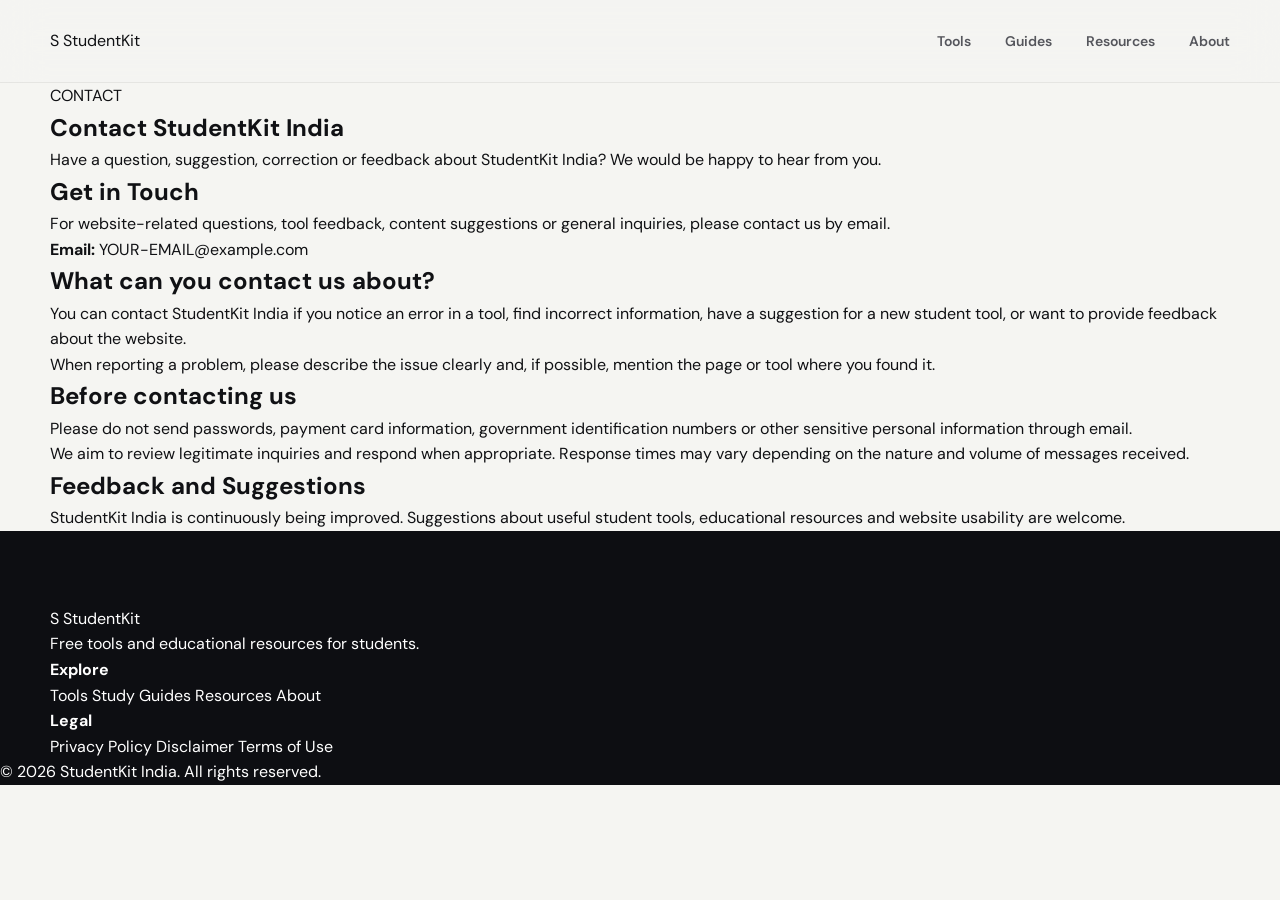
<file: contact.html>
<!DOCTYPE html><html lang="en">
<head>
    <meta charset="UTF-8">
    <meta name="viewport" content="width=device-width, initial-scale=1.0"><title>Contact Us — StudentKit India</title>

<meta name="description"
    content="Contact StudentKit India for questions, suggestions, feedback and website-related inquiries.">

<meta name="robots" content="index, follow">

<link rel="stylesheet" href="style.css">

</head><body><header class="header">
    <div class="container nav">    <a href="index.html" class="logo" aria-label="StudentKit India Home">
        <span class="logo-icon">S</span>
        <span>StudentKit</span>
    </a>

    <nav class="nav-links" aria-label="Main Navigation">
        <a href="index.html#tools">Tools</a>
        <a href="index.html#guides">Guides</a>
        <a href="index.html#resources">Resources</a>
        <a href="index.html#about">About</a>
    </nav>

</div>

</header><main><section class="content-section"><div class="container narrow-content">

    <span class="section-label">
        CONTACT
    </span>

    <h1>
        Contact StudentKit India
    </h1>

    <p>
        Have a question, suggestion, correction or feedback about
        StudentKit India? We would be happy to hear from you.
    </p>


    <div class="contact-card">

        <h2>
            Get in Touch
        </h2>

        <p>
            For website-related questions, tool feedback,
            content suggestions or general inquiries, please
            contact us by email.
        </p>

        <!-- Replace this email with your real StudentKit email -->
        <p>
            <strong>Email:</strong>
            <a href="mailto: mantoshumar425@gmail.com">
                YOUR-EMAIL@example.com
            </a>
        </p>

    </div>


    <h2>
        What can you contact us about?
    </h2>

    <p>
        You can contact StudentKit India if you notice an error
        in a tool, find incorrect information, have a suggestion
        for a new student tool, or want to provide feedback about
        the website.
    </p>

    <p>
        When reporting a problem, please describe the issue clearly
        and, if possible, mention the page or tool where you found it.
    </p>


    <h2>
        Before contacting us
    </h2>

    <p>
        Please do not send passwords, payment card information,
        government identification numbers or other sensitive
        personal information through email.
    </p>

    <p>
        We aim to review legitimate inquiries and respond when
        appropriate. Response times may vary depending on the
        nature and volume of messages received.
    </p>


    <h2>
        Feedback and Suggestions
    </h2>

    <p>
        StudentKit India is continuously being improved.
        Suggestions about useful student tools, educational
        resources and website usability are welcome.
    </p>

</div>

</section></main><footer class="footer"><div class="container footer-grid">

    <div>

        <div class="logo footer-logo">

            <span class="logo-icon">
                S
            </span>

            <span>
                StudentKit
            </span>

        </div>

        <p>
            Free tools and educational resources for students.
        </p>

    </div>


    <div>

        <h4>
            Explore
        </h4>

        <a href="index.html#tools">
            Tools
        </a>

        <a href="index.html#guides">
            Study Guides
        </a>

        <a href="index.html#resources">
            Resources
        </a>

        <a href="index.html#about">
            About
        </a>

    </div>


    <div>

        <h4>
            Legal
        </h4>

        <a href="privacy.html">
            Privacy Policy
        </a>

        <a href="disclaimer.html">
            Disclaimer
        </a>

        <a href="terms.html">
            Terms of Use
        </a>

    </div>

</div>


<div class="copyright">

    © 2026 StudentKit India. All rights reserved.

</div>

</footer></body>
</html>
</file>
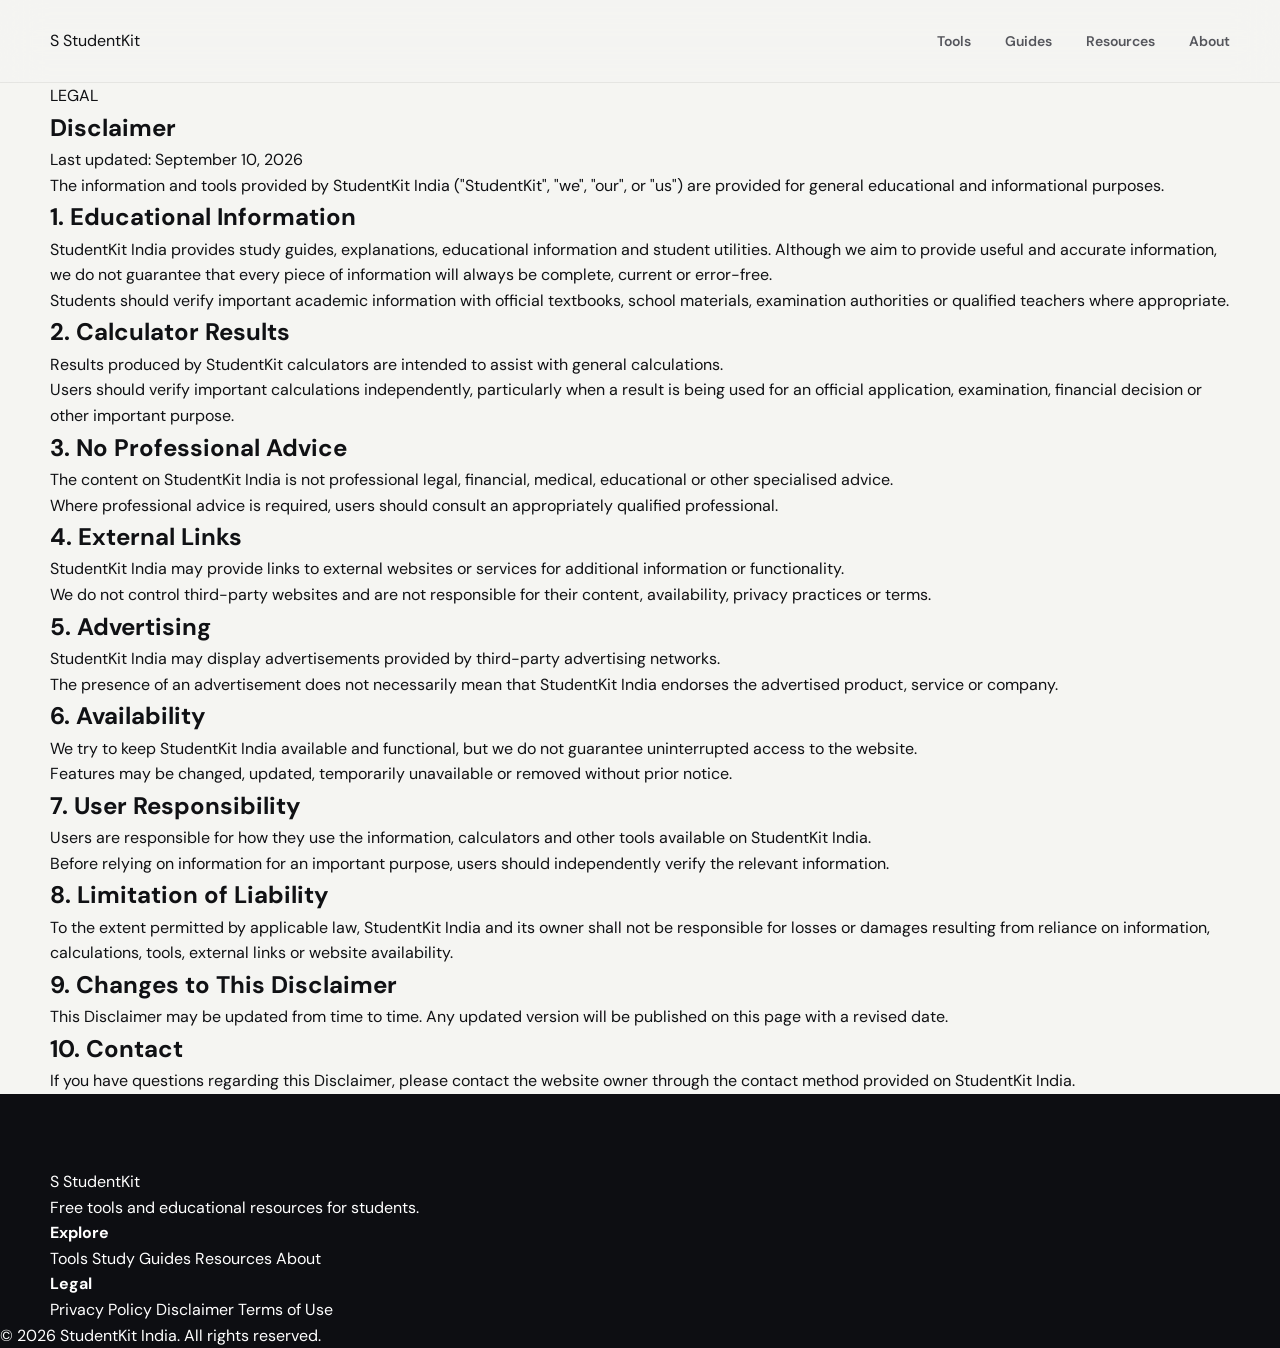
<file: disclaimer.html>
<!DOCTYPE html><html lang="en">
<head>
    <meta charset="UTF-8">
    <meta name="viewport" content="width=device-width, initial-scale=1.0"><title>Disclaimer — StudentKit India</title>

<meta name="description"
    content="Disclaimer for StudentKit India educational resources, calculators and browser-based student tools.">

<meta name="robots" content="index, follow">

<link rel="stylesheet" href="style.css">

</head><body><header class="header">
    <div class="container nav">    <a href="index.html" class="logo" aria-label="StudentKit India Home">
        <span class="logo-icon">S</span>
        <span>StudentKit</span>
    </a>

    <nav class="nav-links" aria-label="Main Navigation">
        <a href="index.html#tools">Tools</a>
        <a href="index.html#guides">Guides</a>
        <a href="index.html#resources">Resources</a>
        <a href="index.html#about">About</a>
    </nav>

</div>

</header><main><section class="content-section">
    <div class="container narrow-content">    <span class="section-label">LEGAL</span>

    <h1>Disclaimer</h1>

    <p>
        Last updated: September 10, 2026
    </p>

    <p>
        The information and tools provided by StudentKit India
        ("StudentKit", "we", "our", or "us") are provided for
        general educational and informational purposes.
    </p>


    <h2>1. Educational Information</h2>

    <p>
        StudentKit India provides study guides, explanations,
        educational information and student utilities. Although we
        aim to provide useful and accurate information, we do not
        guarantee that every piece of information will always be
        complete, current or error-free.
    </p>

    <p>
        Students should verify important academic information with
        official textbooks, school materials, examination authorities
        or qualified teachers where appropriate.
    </p>


    <h2>2. Calculator Results</h2>

    <p>
        Results produced by StudentKit calculators are intended to
        assist with general calculations.
    </p>

    <p>
        Users should verify important calculations independently,
        particularly when a result is being used for an official
        application, examination, financial decision or other
        important purpose.
    </p>


    <h2>3. No Professional Advice</h2>

    <p>
        The content on StudentKit India is not professional legal,
        financial, medical, educational or other specialised advice.
    </p>

    <p>
        Where professional advice is required, users should consult
        an appropriately qualified professional.
    </p>


    <h2>4. External Links</h2>

    <p>
        StudentKit India may provide links to external websites or
        services for additional information or functionality.
    </p>

    <p>
        We do not control third-party websites and are not responsible
        for their content, availability, privacy practices or terms.
    </p>


    <h2>5. Advertising</h2>

    <p>
        StudentKit India may display advertisements provided by
        third-party advertising networks.
    </p>

    <p>
        The presence of an advertisement does not necessarily mean
        that StudentKit India endorses the advertised product,
        service or company.
    </p>


    <h2>6. Availability</h2>

    <p>
        We try to keep StudentKit India available and functional,
        but we do not guarantee uninterrupted access to the website.
    </p>

    <p>
        Features may be changed, updated, temporarily unavailable
        or removed without prior notice.
    </p>


    <h2>7. User Responsibility</h2>

    <p>
        Users are responsible for how they use the information,
        calculators and other tools available on StudentKit India.
    </p>

    <p>
        Before relying on information for an important purpose,
        users should independently verify the relevant information.
    </p>


    <h2>8. Limitation of Liability</h2>

    <p>
        To the extent permitted by applicable law, StudentKit India
        and its owner shall not be responsible for losses or damages
        resulting from reliance on information, calculations, tools,
        external links or website availability.
    </p>


    <h2>9. Changes to This Disclaimer</h2>

    <p>
        This Disclaimer may be updated from time to time. Any updated
        version will be published on this page with a revised date.
    </p>


    <h2>10. Contact</h2>

    <p>
        If you have questions regarding this Disclaimer, please
        contact the website owner through the contact method provided
        on StudentKit India.
    </p>

</div>

</section></main><footer class="footer"><div class="container footer-grid">

    <div>
        <div class="logo footer-logo">
            <span class="logo-icon">S</span>
            <span>StudentKit</span>
        </div>

        <p>
            Free tools and educational resources for students.
        </p>
    </div>

    <div>
        <h4>Explore</h4>
        <a href="index.html#tools">Tools</a>
        <a href="index.html#guides">Study Guides</a>
        <a href="index.html#resources">Resources</a>
        <a href="index.html#about">About</a>
    </div>

    <div>
        <h4>Legal</h4>
        <a href="privacy.html">Privacy Policy</a>
        <a href="disclaimer.html">Disclaimer</a>
        <a href="terms.html">Terms of Use</a>
    </div>

</div>

<div class="copyright">
    © 2026 StudentKit India. All rights reserved.
</div>

</footer></body>
</html>
</file>
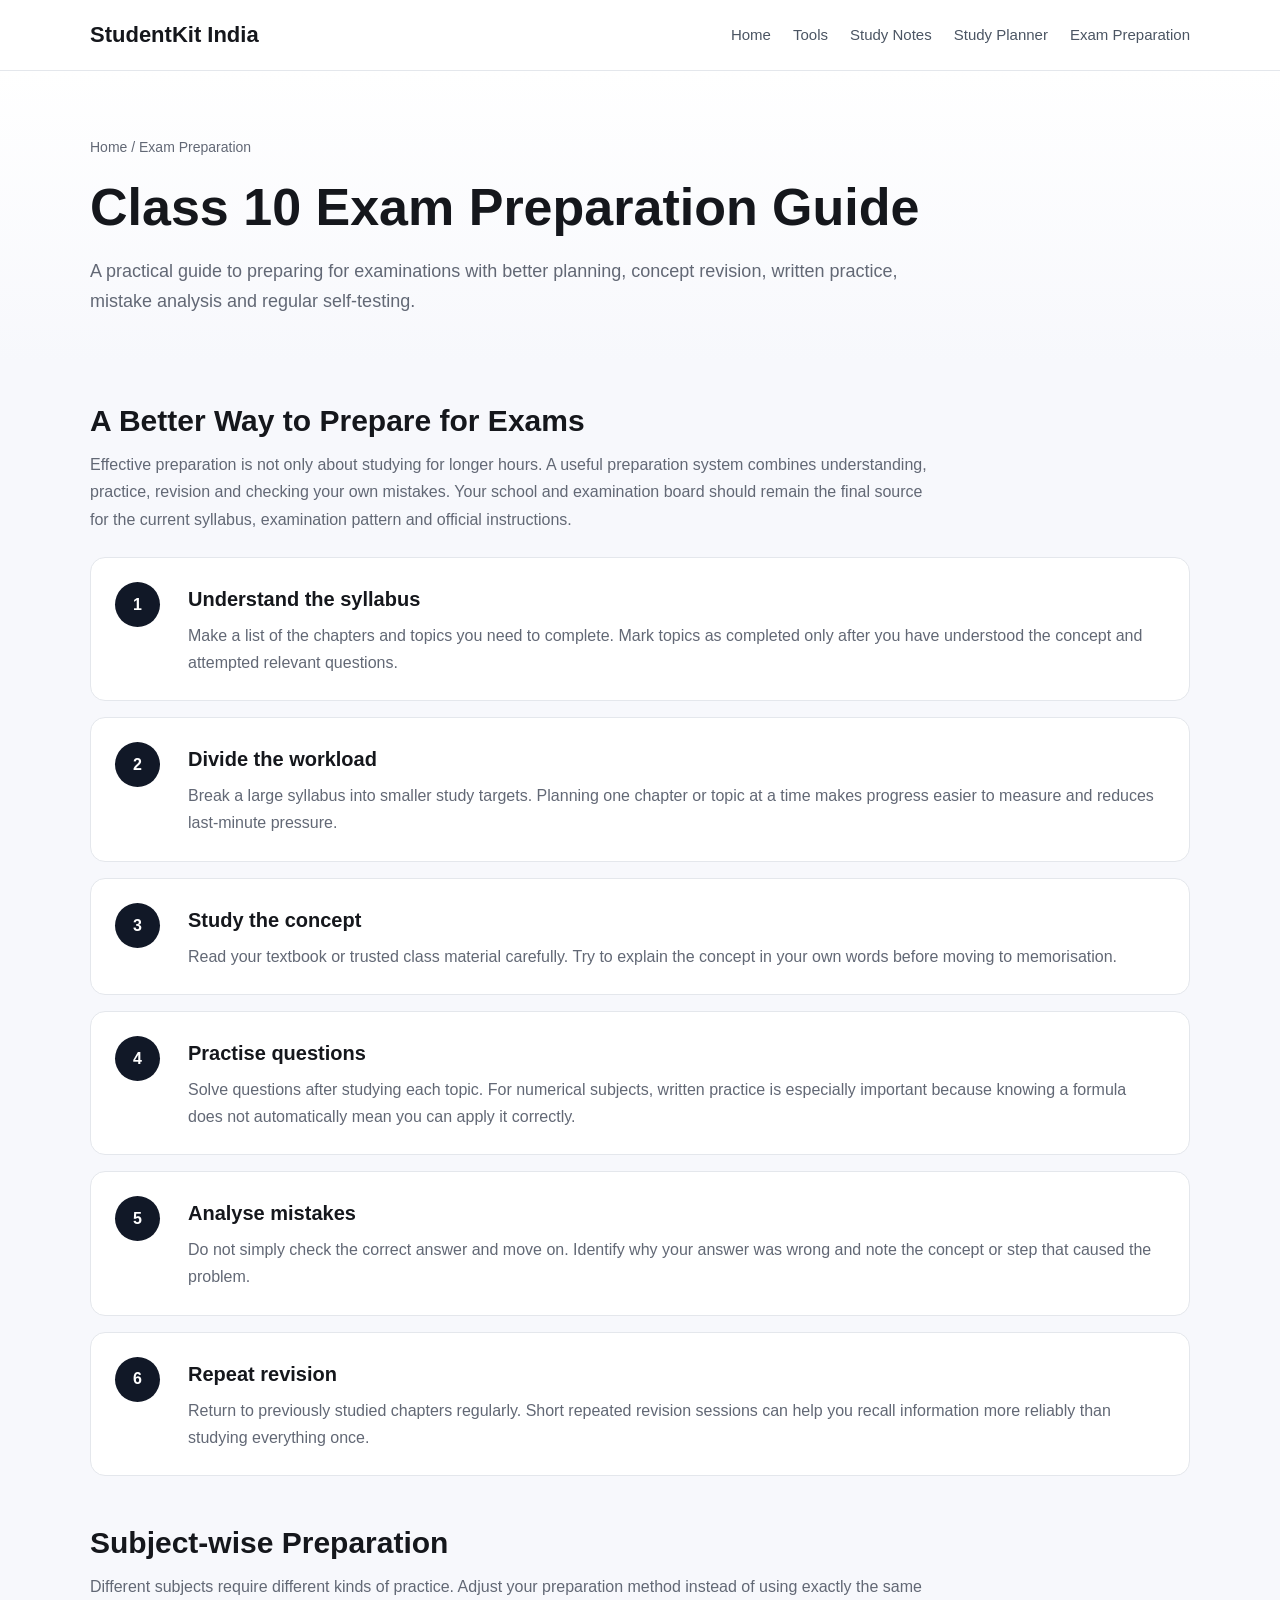
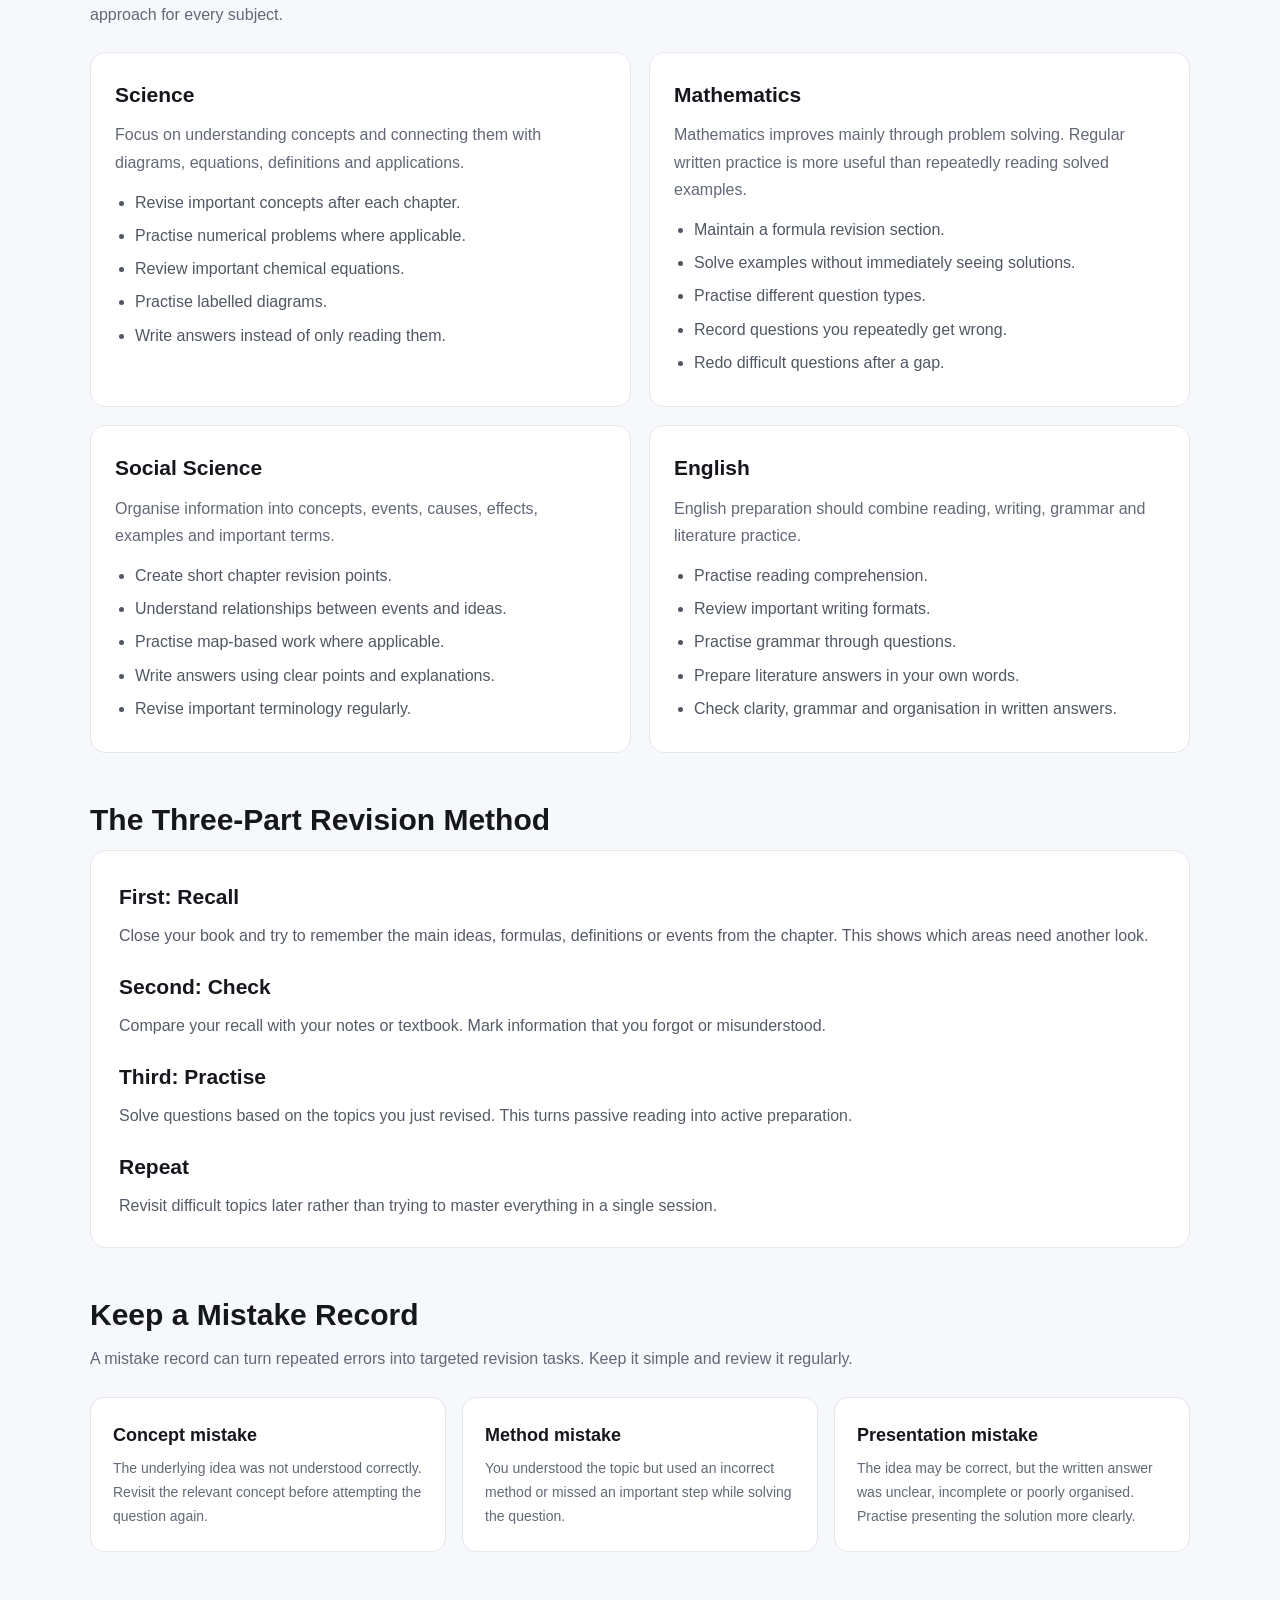
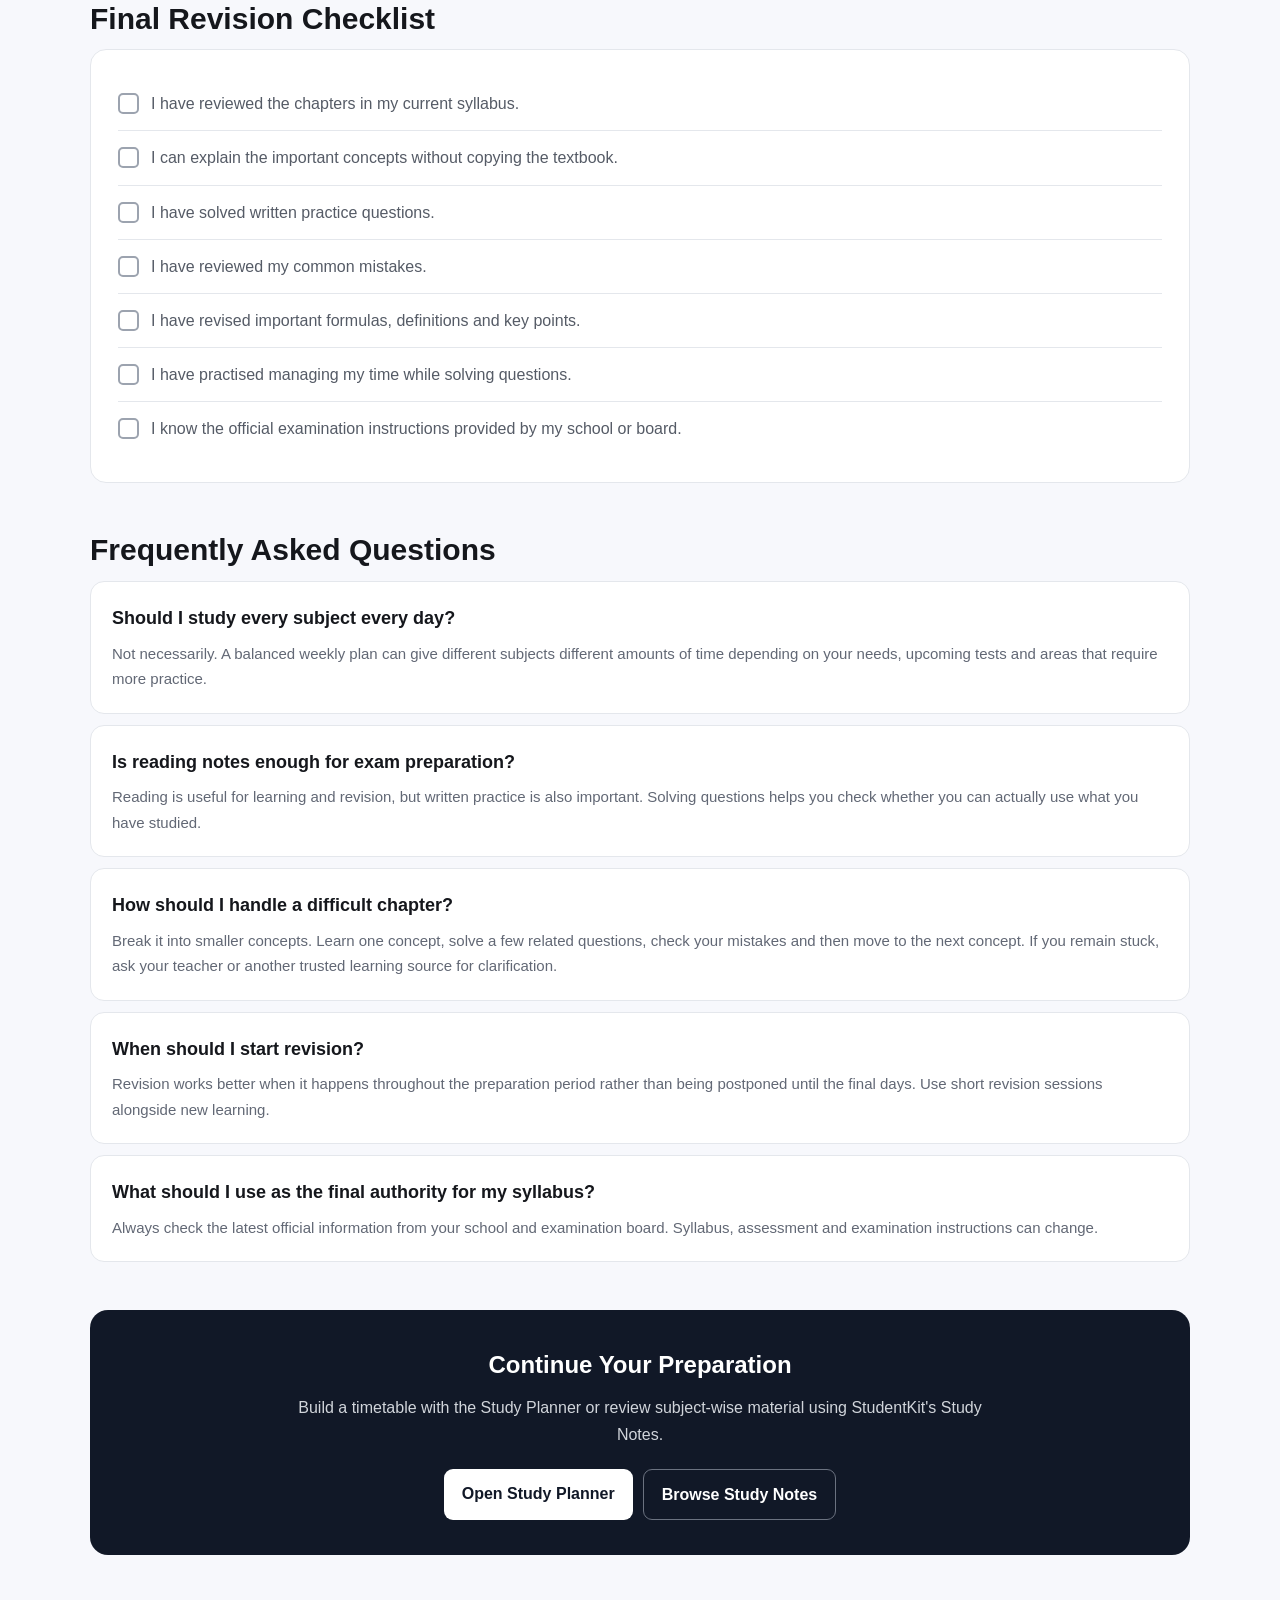
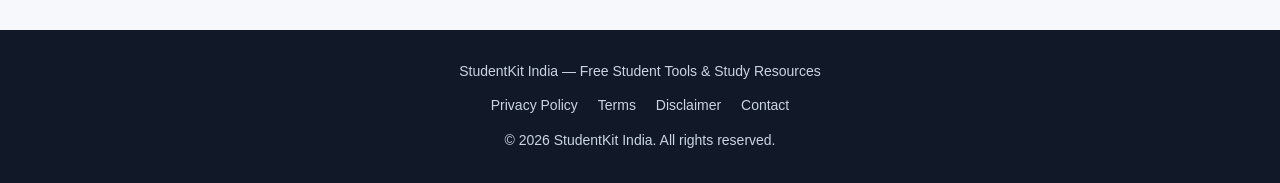
<file: exam-preparation.html>
<!DOCTYPE html>
<html lang="en">
<head>
  <meta charset="UTF-8">
  <meta name="viewport" content="width=device-width, initial-scale=1.0">

  <title>Class 10 Exam Preparation Guide | StudentKit India</title>

  <meta
    name="description"
    content="A practical Class 10 exam preparation guide covering planning, revision, question practice, subject preparation, mistake tracking and exam-day preparation."
  >

  <meta
    name="keywords"
    content="Class 10 exam preparation, Class 10 study strategy, board exam preparation, Class 10 revision plan, exam preparation guide"
  >

  <meta name="robots" content="index, follow">

  <link
    rel="canonical"
    href="https://studentkit-india.vercel.app/exam-preparation.html"
  >

  <style>
    * {
      box-sizing: border-box;
      margin: 0;
      padding: 0;
    }

    :root {
      --bg: #f7f8fc;
      --card: #ffffff;
      --text: #15171c;
      --muted: #626875;
      --border: #e4e7ec;
      --soft: #f0f2f5;
      --primary: #111827;
      --accent: #2563eb;
      --success: #15803d;
    }

    body {
      font-family: Arial, Helvetica, sans-serif;
      background: var(--bg);
      color: var(--text);
      line-height: 1.7;
    }

    a {
      color: inherit;
      text-decoration: none;
    }

    .container {
      width: min(1100px, 92%);
      margin: auto;
    }

    header {
      background: #fff;
      border-bottom: 1px solid var(--border);
      position: sticky;
      top: 0;
      z-index: 20;
    }

    .nav {
      min-height: 70px;
      display: flex;
      align-items: center;
      justify-content: space-between;
      gap: 20px;
    }

    .logo {
      font-size: 22px;
      font-weight: 800;
    }

    .nav-links {
      display: flex;
      gap: 22px;
      color: #4b5563;
      font-size: 15px;
    }

    .nav-links a:hover {
      color: var(--accent);
    }

    .hero {
      padding: 65px 0 45px;
      background: linear-gradient(180deg, #fff, var(--bg));
    }

    .breadcrumb {
      color: var(--muted);
      font-size: 14px;
      margin-bottom: 18px;
    }

    .hero h1 {
      max-width: 850px;
      font-size: clamp(32px, 5vw, 52px);
      line-height: 1.15;
      margin-bottom: 18px;
    }

    .hero p {
      max-width: 820px;
      color: var(--muted);
      font-size: 18px;
    }

    main {
      padding: 40px 0 75px;
    }

    .section {
      margin-bottom: 48px;
    }

    .section h2 {
      font-size: 30px;
      line-height: 1.25;
      margin-bottom: 12px;
    }

    .intro {
      color: var(--muted);
      max-width: 850px;
      margin-bottom: 24px;
    }

    .steps {
      display: grid;
      gap: 16px;
    }

    .step {
      background: #fff;
      border: 1px solid var(--border);
      border-radius: 15px;
      padding: 24px;
      display: grid;
      grid-template-columns: 55px 1fr;
      gap: 18px;
    }

    .step-number {
      width: 45px;
      height: 45px;
      border-radius: 50%;
      background: var(--primary);
      color: #fff;
      display: flex;
      align-items: center;
      justify-content: center;
      font-weight: 800;
    }

    .step h3 {
      font-size: 20px;
      margin-bottom: 6px;
    }

    .step p {
      color: var(--muted);
    }

    .subject-grid {
      display: grid;
      grid-template-columns: repeat(2, 1fr);
      gap: 18px;
    }

    .subject {
      background: #fff;
      border: 1px solid var(--border);
      border-radius: 15px;
      padding: 24px;
    }

    .subject h3 {
      font-size: 21px;
      margin-bottom: 9px;
    }

    .subject p {
      color: var(--muted);
      margin-bottom: 13px;
    }

    .subject ul {
      padding-left: 20px;
      color: #505762;
    }

    .subject li {
      margin-bottom: 6px;
    }

    .revision-box {
      background: #fff;
      border: 1px solid var(--border);
      border-radius: 16px;
      padding: 28px;
    }

    .revision-box h3 {
      font-size: 21px;
      margin: 20px 0 7px;
    }

    .revision-box h3:first-child {
      margin-top: 0;
    }

    .revision-box p {
      color: #555b66;
    }

    .mistake-grid {
      display: grid;
      grid-template-columns: repeat(3, 1fr);
      gap: 16px;
    }

    .mistake-card {
      background: #fff;
      border: 1px solid var(--border);
      border-radius: 14px;
      padding: 22px;
    }

    .mistake-card h3 {
      margin-bottom: 7px;
      font-size: 18px;
    }

    .mistake-card p {
      color: var(--muted);
      font-size: 14px;
    }

    .checklist {
      background: #fff;
      border: 1px solid var(--border);
      border-radius: 16px;
      padding: 27px;
    }

    .checklist-item {
      display: flex;
      gap: 12px;
      padding: 13px 0;
      border-bottom: 1px solid var(--border);
    }

    .checklist-item:last-child {
      border-bottom: 0;
    }

    .check {
      width: 21px;
      height: 21px;
      border: 2px solid #9ca3af;
      border-radius: 5px;
      flex: 0 0 auto;
      margin-top: 3px;
    }

    .checklist-item p {
      color: #555b66;
    }

    .faq {
      background: #fff;
      border: 1px solid var(--border);
      border-radius: 14px;
      padding: 21px;
      margin-bottom: 11px;
    }

    .faq h3 {
      font-size: 18px;
      margin-bottom: 7px;
    }

    .faq p {
      color: var(--muted);
      font-size: 15px;
    }

    .cta {
      background: var(--primary);
      color: #fff;
      padding: 35px;
      border-radius: 18px;
      text-align: center;
    }

    .cta h2 {
      margin-bottom: 8px;
    }

    .cta p {
      color: #d1d5db;
      max-width: 700px;
      margin: 0 auto 20px;
    }

    .buttons {
      display: flex;
      justify-content: center;
      gap: 10px;
      flex-wrap: wrap;
    }

    .button {
      display: inline-block;
      background: #fff;
      color: #111827;
      padding: 11px 18px;
      border-radius: 9px;
      font-weight: 700;
    }

    .button.secondary {
      background: transparent;
      color: #fff;
      border: 1px solid #6b7280;
    }

    footer {
      background: #111827;
      color: #cbd5e1;
      text-align: center;
      padding: 30px 0;
      font-size: 14px;
    }

    footer a {
      margin: 0 8px;
    }

    @media (max-width: 750px) {

      .nav-links {
        display: none;
      }

      .subject-grid,
      .mistake-grid {
        grid-template-columns: 1fr;
      }

      .hero {
        padding: 50px 0 35px;
      }

      .hero p {
        font-size: 16px;
      }

      .step {
        grid-template-columns: 1fr;
      }

      .step-number {
        width: 40px;
        height: 40px;
      }

      .section h2 {
        font-size: 26px;
      }
    }
  </style>
</head>

<body>

<header>

  <div class="container nav">

    <a href="index.html" class="logo">
      StudentKit India
    </a>

    <nav class="nav-links">
      <a href="index.html">Home</a>
      <a href="index.html#tools">Tools</a>
      <a href="study-notes.html">Study Notes</a>
      <a href="study-planner.html">Study Planner</a>
      <a href="exam-preparation.html">Exam Preparation</a>
    </nav>

  </div>

</header>


<section class="hero">

  <div class="container">

    <div class="breadcrumb">
      Home / Exam Preparation
    </div>

    <h1>
      Class 10 Exam Preparation Guide
    </h1>

    <p>
      A practical guide to preparing for examinations with better
      planning, concept revision, written practice, mistake analysis
      and regular self-testing.
    </p>

  </div>

</section>


<main>

  <div class="container">


    <section class="section">

      <h2>
        A Better Way to Prepare for Exams
      </h2>

      <p class="intro">
        Effective preparation is not only about studying for longer
        hours. A useful preparation system combines understanding,
        practice, revision and checking your own mistakes. Your
        school and examination board should remain the final source
        for the current syllabus, examination pattern and official
        instructions.
      </p>

      <div class="steps">


        <article class="step">

          <div class="step-number">1</div>

          <div>

            <h3>Understand the syllabus</h3>

            <p>
              Make a list of the chapters and topics you need to
              complete. Mark topics as completed only after you have
              understood the concept and attempted relevant questions.
            </p>

          </div>

        </article>


        <article class="step">

          <div class="step-number">2</div>

          <div>

            <h3>Divide the workload</h3>

            <p>
              Break a large syllabus into smaller study targets.
              Planning one chapter or topic at a time makes progress
              easier to measure and reduces last-minute pressure.
            </p>

          </div>

        </article>


        <article class="step">

          <div class="step-number">3</div>

          <div>

            <h3>Study the concept</h3>

            <p>
              Read your textbook or trusted class material carefully.
              Try to explain the concept in your own words before
              moving to memorisation.
            </p>

          </div>

        </article>


        <article class="step">

          <div class="step-number">4</div>

          <div>

            <h3>Practise questions</h3>

            <p>
              Solve questions after studying each topic. For numerical
              subjects, written practice is especially important because
              knowing a formula does not automatically mean you can
              apply it correctly.
            </p>

          </div>

        </article>


        <article class="step">

          <div class="step-number">5</div>

          <div>

            <h3>Analyse mistakes</h3>

            <p>
              Do not simply check the correct answer and move on.
              Identify why your answer was wrong and note the concept
              or step that caused the problem.
            </p>

          </div>

        </article>


        <article class="step">

          <div class="step-number">6</div>

          <div>

            <h3>Repeat revision</h3>

            <p>
              Return to previously studied chapters regularly.
              Short repeated revision sessions can help you recall
              information more reliably than studying everything once.
            </p>

          </div>

        </article>

      </div>

    </section>


    <section class="section">

      <h2>
        Subject-wise Preparation
      </h2>

      <p class="intro">
        Different subjects require different kinds of practice.
        Adjust your preparation method instead of using exactly
        the same approach for every subject.
      </p>

      <div class="subject-grid">


        <article class="subject">

          <h3>Science</h3>

          <p>
            Focus on understanding concepts and connecting them with
            diagrams, equations, definitions and applications.
          </p>

          <ul>
            <li>Revise important concepts after each chapter.</li>
            <li>Practise numerical problems where applicable.</li>
            <li>Review important chemical equations.</li>
            <li>Practise labelled diagrams.</li>
            <li>Write answers instead of only reading them.</li>
          </ul>

        </article>


        <article class="subject">

          <h3>Mathematics</h3>

          <p>
            Mathematics improves mainly through problem solving.
            Regular written practice is more useful than repeatedly
            reading solved examples.
          </p>

          <ul>
            <li>Maintain a formula revision section.</li>
            <li>Solve examples without immediately seeing solutions.</li>
            <li>Practise different question types.</li>
            <li>Record questions you repeatedly get wrong.</li>
            <li>Redo difficult questions after a gap.</li>
          </ul>

        </article>


        <article class="subject">

          <h3>Social Science</h3>

          <p>
            Organise information into concepts, events, causes,
            effects, examples and important terms.
          </p>

          <ul>
            <li>Create short chapter revision points.</li>
            <li>Understand relationships between events and ideas.</li>
            <li>Practise map-based work where applicable.</li>
            <li>Write answers using clear points and explanations.</li>
            <li>Revise important terminology regularly.</li>
          </ul>

        </article>


        <article class="subject">

          <h3>English</h3>

          <p>
            English preparation should combine reading, writing,
            grammar and literature practice.
          </p>

          <ul>
            <li>Practise reading comprehension.</li>
            <li>Review important writing formats.</li>
            <li>Practise grammar through questions.</li>
            <li>Prepare literature answers in your own words.</li>
            <li>Check clarity, grammar and organisation in written answers.</li>
          </ul>

        </article>

      </div>

    </section>


    <section class="section">

      <h2>
        The Three-Part Revision Method
      </h2>

      <div class="revision-box">

        <h3>First: Recall</h3>

        <p>
          Close your book and try to remember the main ideas,
          formulas, definitions or events from the chapter.
          This shows which areas need another look.
        </p>

        <h3>Second: Check</h3>

        <p>
          Compare your recall with your notes or textbook. Mark
          information that you forgot or misunderstood.
        </p>

        <h3>Third: Practise</h3>

        <p>
          Solve questions based on the topics you just revised.
          This turns passive reading into active preparation.
        </p>

        <h3>Repeat</h3>

        <p>
          Revisit difficult topics later rather than trying to
          master everything in a single session.
        </p>

      </div>

    </section>


    <section class="section">

      <h2>
        Keep a Mistake Record
      </h2>

      <p class="intro">
        A mistake record can turn repeated errors into targeted
        revision tasks. Keep it simple and review it regularly.
      </p>

      <div class="mistake-grid">


        <article class="mistake-card">

          <h3>Concept mistake</h3>

          <p>
            The underlying idea was not understood correctly.
            Revisit the relevant concept before attempting the
            question again.
          </p>

        </article>


        <article class="mistake-card">

          <h3>Method mistake</h3>

          <p>
            You understood the topic but used an incorrect method
            or missed an important step while solving the question.
          </p>

        </article>


        <article class="mistake-card">

          <h3>Presentation mistake</h3>

          <p>
            The idea may be correct, but the written answer was
            unclear, incomplete or poorly organised. Practise
            presenting the solution more clearly.
          </p>

        </article>

      </div>

    </section>


    <section class="section">

      <h2>
        Final Revision Checklist
      </h2>

      <div class="checklist">

        <div class="checklist-item">
          <div class="check"></div>
          <p>I have reviewed the chapters in my current syllabus.</p>
        </div>

        <div class="checklist-item">
          <div class="check"></div>
          <p>I can explain the important concepts without copying the textbook.</p>
        </div>

        <div class="checklist-item">
          <div class="check"></div>
          <p>I have solved written practice questions.</p>
        </div>

        <div class="checklist-item">
          <div class="check"></div>
          <p>I have reviewed my common mistakes.</p>
        </div>

        <div class="checklist-item">
          <div class="check"></div>
          <p>I have revised important formulas, definitions and key points.</p>
        </div>

        <div class="checklist-item">
          <div class="check"></div>
          <p>I have practised managing my time while solving questions.</p>
        </div>

        <div class="checklist-item">
          <div class="check"></div>
          <p>I know the official examination instructions provided by my school or board.</p>
        </div>

      </div>

    </section>


    <section class="section">

      <h2>
        Frequently Asked Questions
      </h2>


      <div class="faq">

        <h3>Should I study every subject every day?</h3>

        <p>
          Not necessarily. A balanced weekly plan can give different
          subjects different amounts of time depending on your needs,
          upcoming tests and areas that require more practice.
        </p>

      </div>


      <div class="faq">

        <h3>Is reading notes enough for exam preparation?</h3>

        <p>
          Reading is useful for learning and revision, but written
          practice is also important. Solving questions helps you
          check whether you can actually use what you have studied.
        </p>

      </div>


      <div class="faq">

        <h3>How should I handle a difficult chapter?</h3>

        <p>
          Break it into smaller concepts. Learn one concept, solve
          a few related questions, check your mistakes and then move
          to the next concept. If you remain stuck, ask your teacher
          or another trusted learning source for clarification.
        </p>

      </div>


      <div class="faq">

        <h3>When should I start revision?</h3>

        <p>
          Revision works better when it happens throughout the
          preparation period rather than being postponed until the
          final days. Use short revision sessions alongside new
          learning.
        </p>

      </div>


      <div class="faq">

        <h3>What should I use as the final authority for my syllabus?</h3>

        <p>
          Always check the latest official information from your
          school and examination board. Syllabus, assessment and
          examination instructions can change.
        </p>

      </div>

    </section>


    <section class="cta">

      <h2>
        Continue Your Preparation
      </h2>

      <p>
        Build a timetable with the Study Planner or review
        subject-wise material using StudentKit's Study Notes.
      </p>

      <div class="buttons">

        <a
          href="study-planner.html"
          class="button"
        >
          Open Study Planner
        </a>

        <a
          href="study-notes.html"
          class="button secondary"
        >
          Browse Study Notes
        </a>

      </div>

    </section>

  </div>

</main>


<footer>

  <div class="container">

    <p>
      StudentKit India — Free Student Tools & Study Resources
    </p>

    <p style="margin-top:10px;">

      <a href="privacy.html">Privacy Policy</a>

      <a href="terms.html">Terms</a>

      <a href="disclaimer.html">Disclaimer</a>

      <a href="contact.html">Contact</a>

    </p>

    <p style="margin-top:12px;">
      © 2026 StudentKit India. All rights reserved.
    </p>

  </div>

</footer>

</body>
</html>
</file>
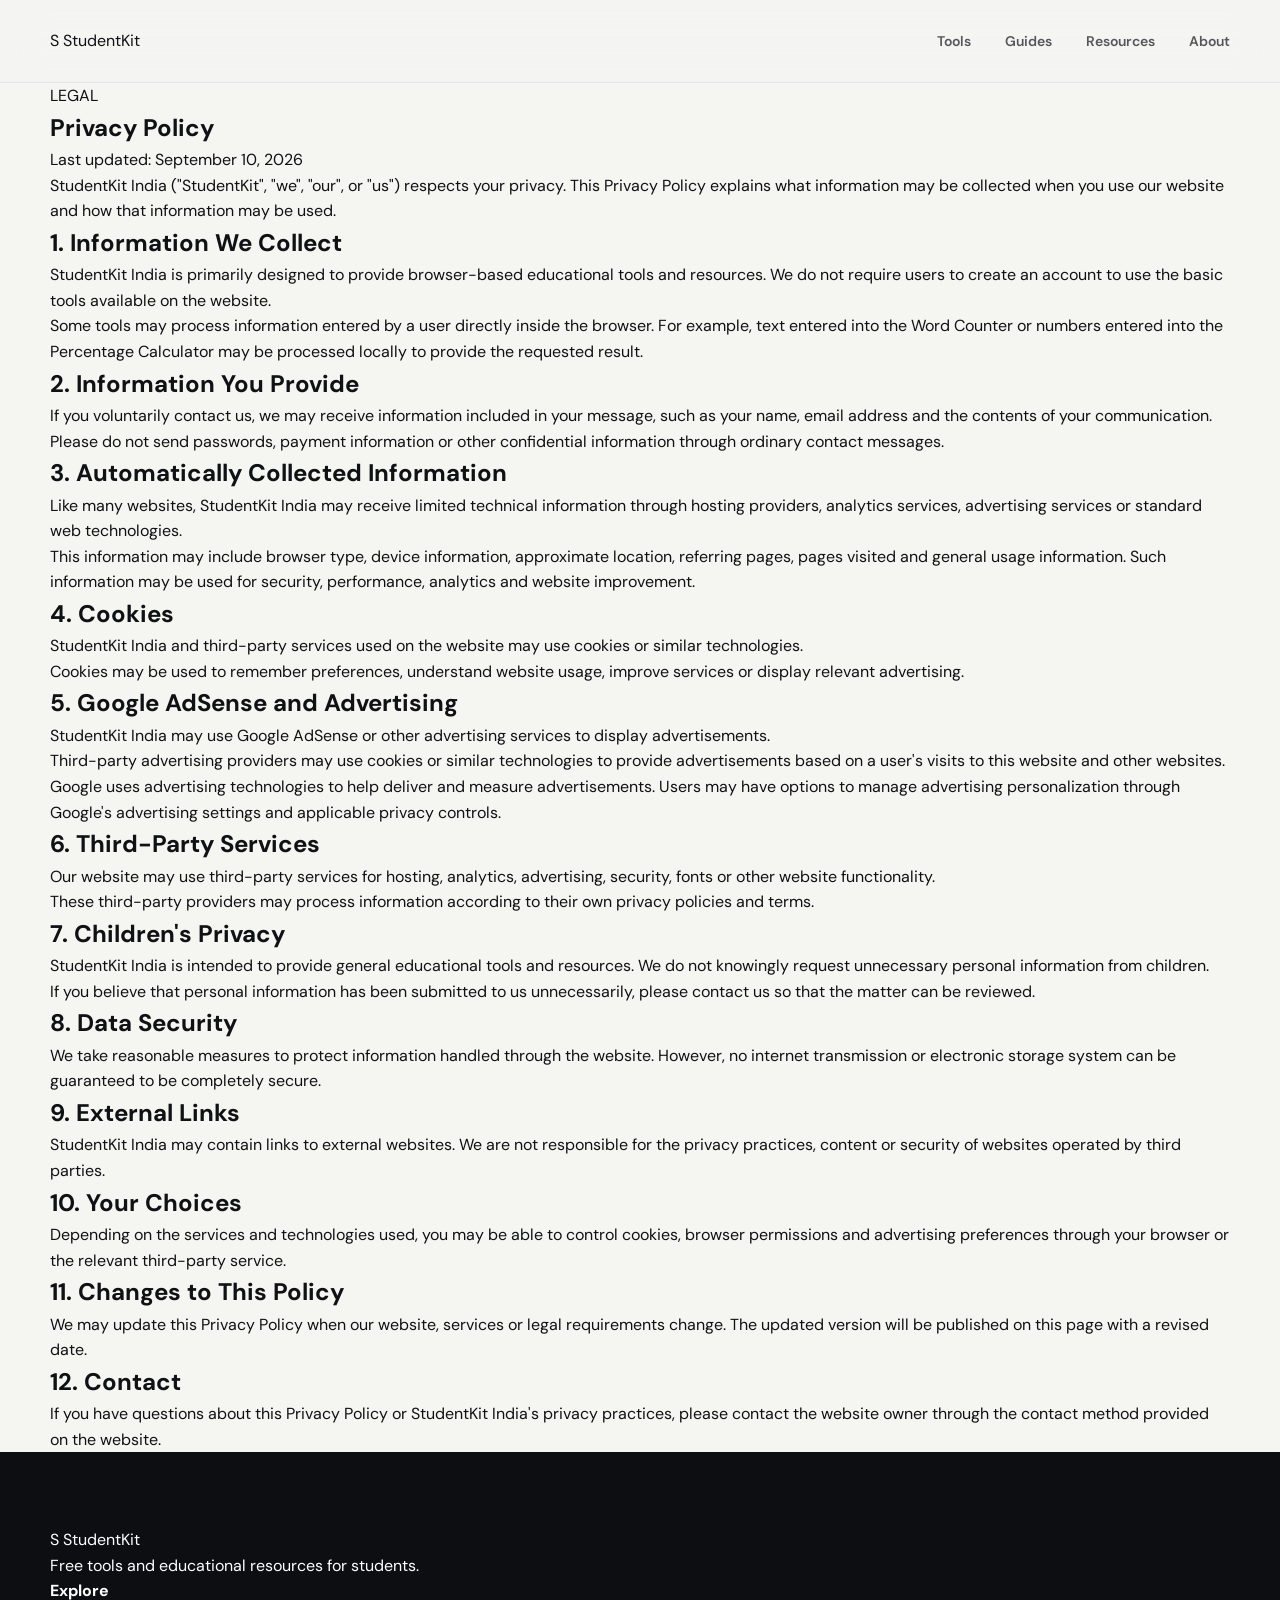
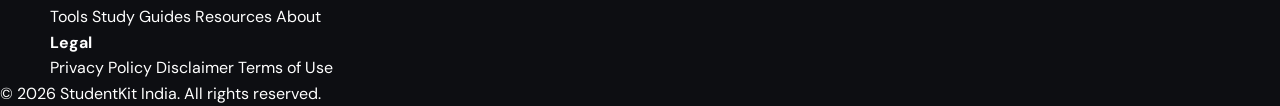
<file: privacy.html>
<!DOCTYPE html><html lang="en">
<head>
    <meta charset="UTF-8">
    <meta name="viewport" content="width=device-width, initial-scale=1.0"><title>Privacy Policy — StudentKit India</title>

<meta name="description"
    content="Privacy Policy for StudentKit India, explaining how information, cookies, advertising and website usage are handled.">

<meta name="robots" content="index, follow">

<link rel="stylesheet" href="style.css">

</head><body><header class="header">
    <div class="container nav">    <a href="index.html" class="logo" aria-label="StudentKit India Home">
        <span class="logo-icon">S</span>
        <span>StudentKit</span>
    </a>

    <nav class="nav-links" aria-label="Main Navigation">
        <a href="index.html#tools">Tools</a>
        <a href="index.html#guides">Guides</a>
        <a href="index.html#resources">Resources</a>
        <a href="index.html#about">About</a>
    </nav>

</div>

</header><main><section class="content-section">
    <div class="container narrow-content">    <span class="section-label">LEGAL</span>

    <h1>Privacy Policy</h1>

    <p>
        Last updated: September 10, 2026
    </p>

    <p>
        StudentKit India ("StudentKit", "we", "our", or "us")
        respects your privacy. This Privacy Policy explains what
        information may be collected when you use our website and
        how that information may be used.
    </p>


    <h2>1. Information We Collect</h2>

    <p>
        StudentKit India is primarily designed to provide browser-based
        educational tools and resources. We do not require users to
        create an account to use the basic tools available on the
        website.
    </p>

    <p>
        Some tools may process information entered by a user directly
        inside the browser. For example, text entered into the Word
        Counter or numbers entered into the Percentage Calculator may
        be processed locally to provide the requested result.
    </p>


    <h2>2. Information You Provide</h2>

    <p>
        If you voluntarily contact us, we may receive information
        included in your message, such as your name, email address
        and the contents of your communication.
    </p>

    <p>
        Please do not send passwords, payment information or other
        confidential information through ordinary contact messages.
    </p>


    <h2>3. Automatically Collected Information</h2>

    <p>
        Like many websites, StudentKit India may receive limited
        technical information through hosting providers, analytics
        services, advertising services or standard web technologies.
    </p>

    <p>
        This information may include browser type, device information,
        approximate location, referring pages, pages visited and
        general usage information. Such information may be used for
        security, performance, analytics and website improvement.
    </p>


    <h2>4. Cookies</h2>

    <p>
        StudentKit India and third-party services used on the website
        may use cookies or similar technologies.
    </p>

    <p>
        Cookies may be used to remember preferences, understand website
        usage, improve services or display relevant advertising.
    </p>


    <h2>5. Google AdSense and Advertising</h2>

    <p>
        StudentKit India may use Google AdSense or other advertising
        services to display advertisements.
    </p>

    <p>
        Third-party advertising providers may use cookies or similar
        technologies to provide advertisements based on a user's
        visits to this website and other websites.
    </p>

    <p>
        Google uses advertising technologies to help deliver and
        measure advertisements. Users may have options to manage
        advertising personalization through Google's advertising
        settings and applicable privacy controls.
    </p>


    <h2>6. Third-Party Services</h2>

    <p>
        Our website may use third-party services for hosting,
        analytics, advertising, security, fonts or other website
        functionality.
    </p>

    <p>
        These third-party providers may process information according
        to their own privacy policies and terms.
    </p>


    <h2>7. Children's Privacy</h2>

    <p>
        StudentKit India is intended to provide general educational
        tools and resources. We do not knowingly request unnecessary
        personal information from children.
    </p>

    <p>
        If you believe that personal information has been submitted
        to us unnecessarily, please contact us so that the matter can
        be reviewed.
    </p>


    <h2>8. Data Security</h2>

    <p>
        We take reasonable measures to protect information handled
        through the website. However, no internet transmission or
        electronic storage system can be guaranteed to be completely
        secure.
    </p>


    <h2>9. External Links</h2>

    <p>
        StudentKit India may contain links to external websites.
        We are not responsible for the privacy practices, content or
        security of websites operated by third parties.
    </p>


    <h2>10. Your Choices</h2>

    <p>
        Depending on the services and technologies used, you may be
        able to control cookies, browser permissions and advertising
        preferences through your browser or the relevant third-party
        service.
    </p>


    <h2>11. Changes to This Policy</h2>

    <p>
        We may update this Privacy Policy when our website, services
        or legal requirements change. The updated version will be
        published on this page with a revised date.
    </p>


    <h2>12. Contact</h2>

    <p>
        If you have questions about this Privacy Policy or StudentKit
        India's privacy practices, please contact the website owner
        through the contact method provided on the website.
    </p>

</div>

</section></main><footer class="footer"><div class="container footer-grid">

    <div>
        <div class="logo footer-logo">
            <span class="logo-icon">S</span>
            <span>StudentKit</span>
        </div>

        <p>
            Free tools and educational resources for students.
        </p>
    </div>

    <div>
        <h4>Explore</h4>
        <a href="index.html#tools">Tools</a>
        <a href="index.html#guides">Study Guides</a>
        <a href="index.html#resources">Resources</a>
        <a href="index.html#about">About</a>
    </div>

    <div>
        <h4>Legal</h4>
        <a href="privacy.html">Privacy Policy</a>
        <a href="disclaimer.html">Disclaimer</a>
        <a href="terms.html">Terms of Use</a>
    </div>

</div>

<div class="copyright">
    © 2026 StudentKit India. All rights reserved.
</div>

</footer></body>
</html>
</file>
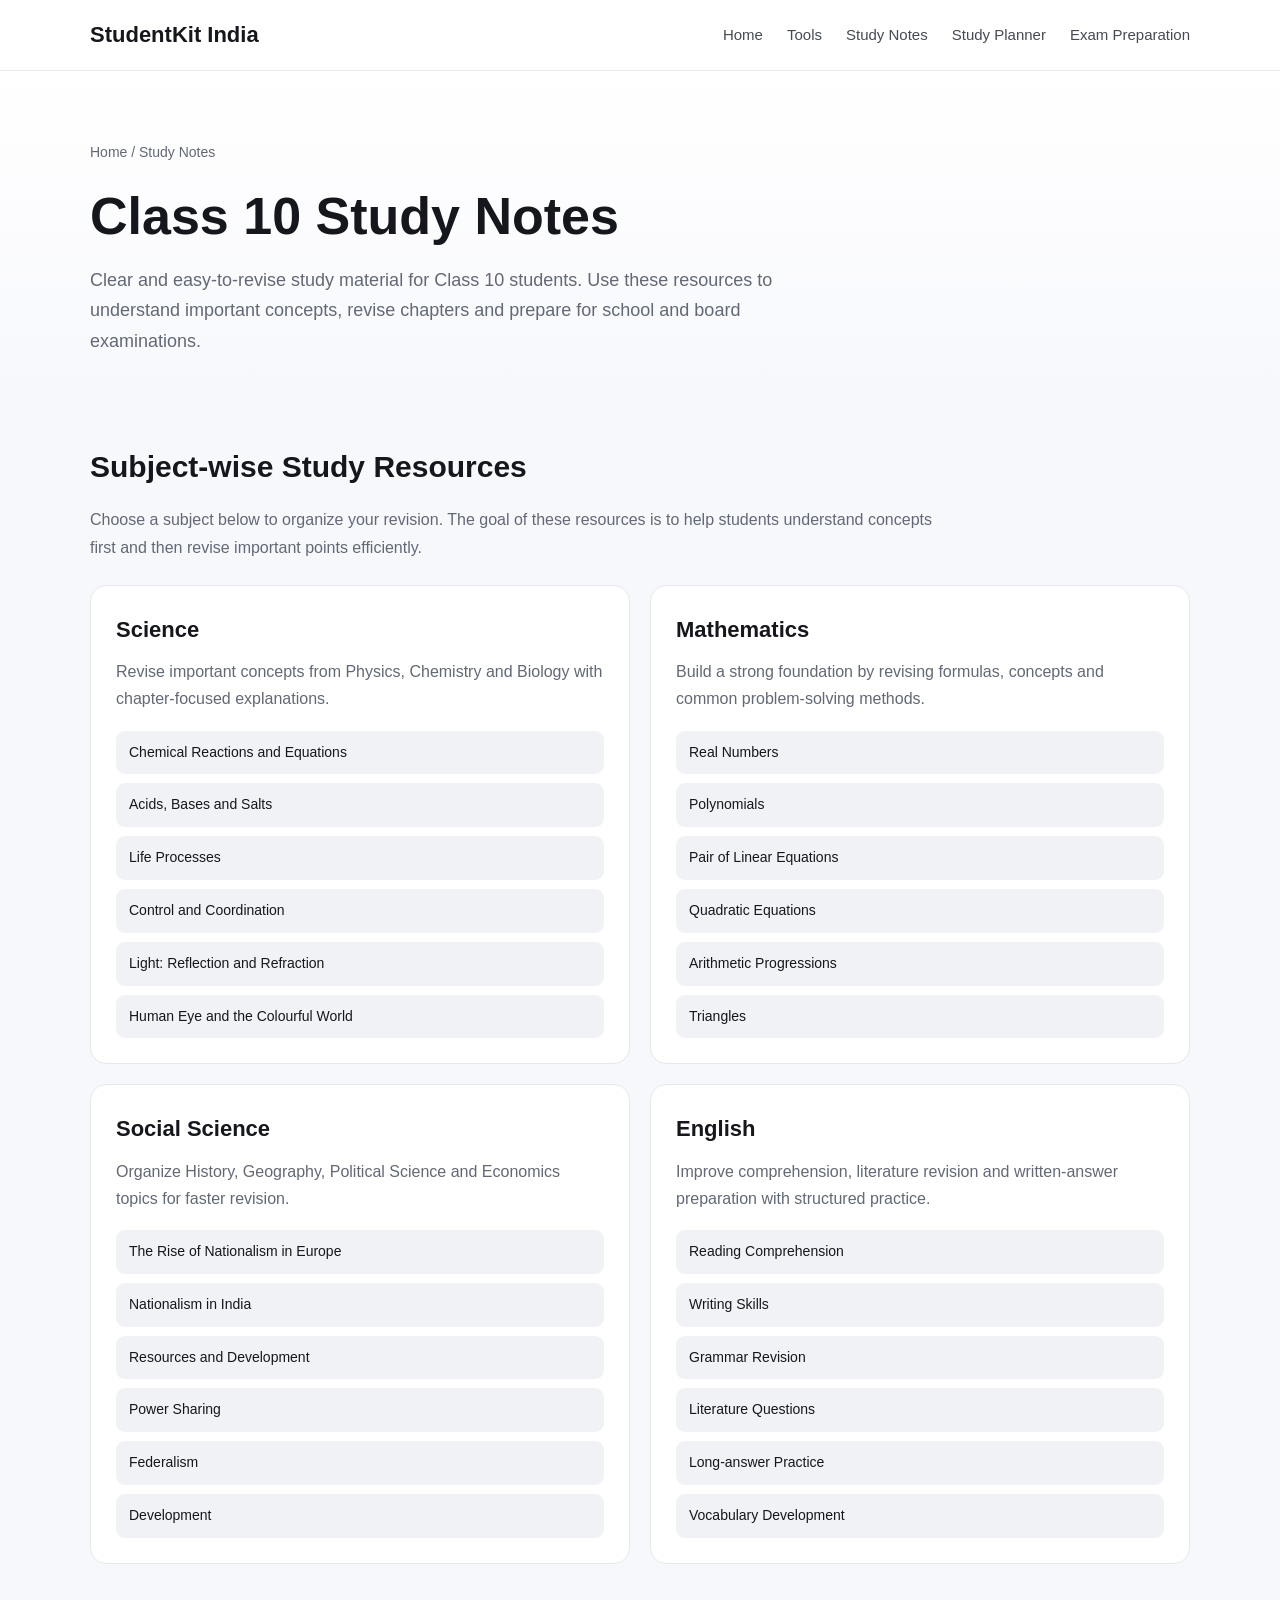
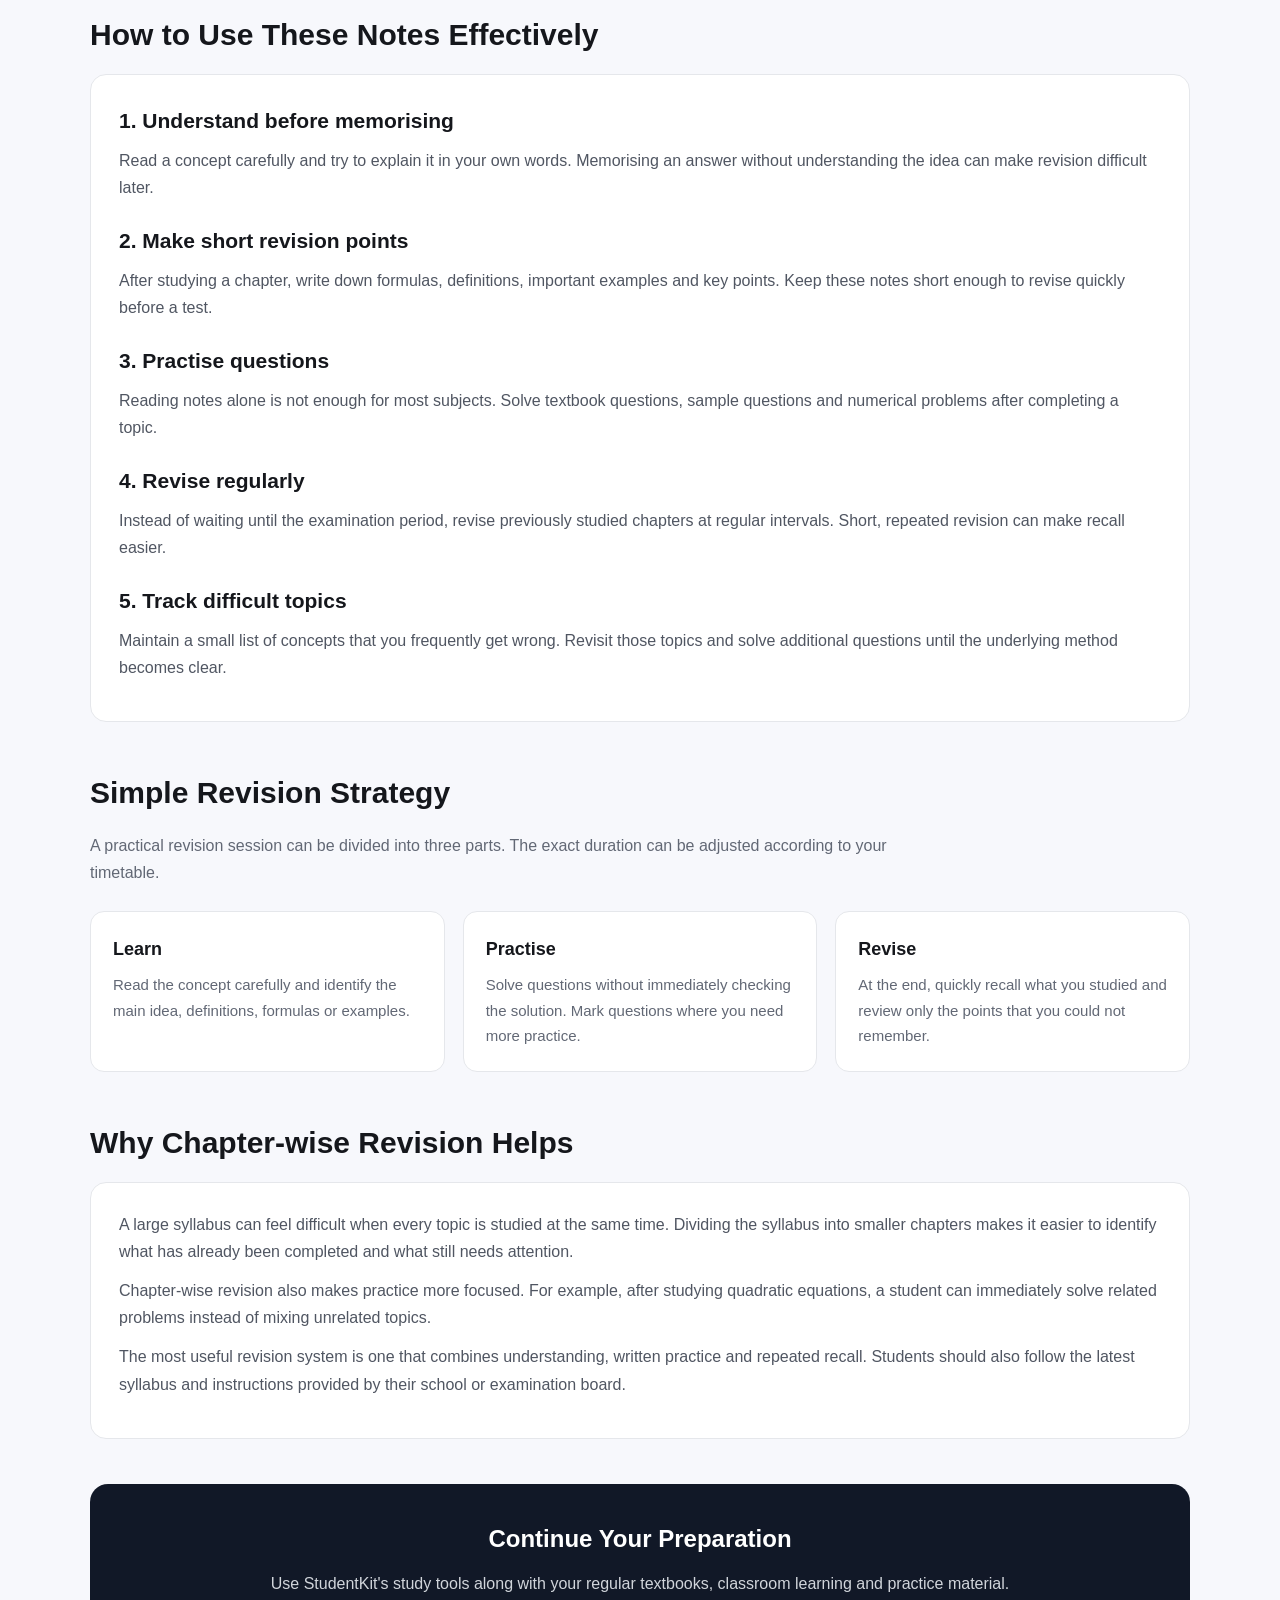
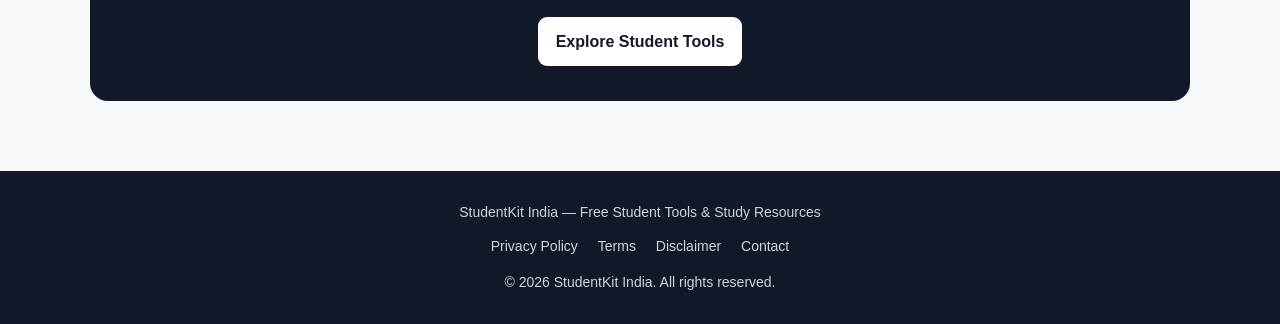
<file: study-notes.html>
<!DOCTYPE html>
<html lang="en">
<head>
  <meta charset="UTF-8">

  <meta name="viewport" content="width=device-width, initial-scale=1.0">

  <title>Class 10 Study Notes - Science, Maths, SST & English | StudentKit India</title>

  <meta
    name="description"
    content="Free Class 10 study notes, chapter summaries, important concepts, formulas and revision resources for students."
  >

  <meta
    name="keywords"
    content="Class 10 notes, Class 10 Science notes, Class 10 Maths notes, Class 10 SST notes, Class 10 English notes, CBSE notes"
  >

  <meta name="robots" content="index, follow">

  <link
    rel="canonical"
    href="https://studentkit-india.vercel.app/study-notes.html"
  >

  <style>
    * {
      box-sizing: border-box;
      margin: 0;
      padding: 0;
    }

    :root {
      --bg: #f7f8fc;
      --card: #ffffff;
      --text: #15171c;
      --muted: #626875;
      --border: #e5e7eb;
      --primary: #111827;
      --soft: #f0f2f5;
      --accent: #2563eb;
    }

    body {
      font-family: Arial, Helvetica, sans-serif;
      background: var(--bg);
      color: var(--text);
      line-height: 1.7;
    }

    a {
      color: inherit;
      text-decoration: none;
    }

    .container {
      width: min(1100px, 92%);
      margin: auto;
    }

    header {
      background: #fff;
      border-bottom: 1px solid var(--border);
      position: sticky;
      top: 0;
      z-index: 10;
    }

    .nav {
      min-height: 70px;
      display: flex;
      align-items: center;
      justify-content: space-between;
      gap: 20px;
    }

    .logo {
      font-size: 22px;
      font-weight: 800;
    }

    .nav-links {
      display: flex;
      gap: 24px;
      color: #454a54;
      font-size: 15px;
    }

    .nav-links a:hover {
      color: var(--accent);
    }

    .hero {
      padding: 70px 0 45px;
      background: linear-gradient(180deg, #fff, var(--bg));
    }

    .hero h1 {
      font-size: clamp(32px, 5vw, 52px);
      line-height: 1.15;
      max-width: 800px;
      margin-bottom: 18px;
    }

    .hero p {
      max-width: 760px;
      color: var(--muted);
      font-size: 18px;
    }

    .breadcrumb {
      margin-bottom: 22px;
      color: var(--muted);
      font-size: 14px;
    }

    main {
      padding: 40px 0 70px;
    }

    .section {
      margin-bottom: 45px;
    }

    .section h2 {
      font-size: 30px;
      margin-bottom: 14px;
    }

    .section-intro {
      color: var(--muted);
      max-width: 850px;
      margin-bottom: 24px;
    }

    .subject-grid {
      display: grid;
      grid-template-columns: repeat(2, 1fr);
      gap: 20px;
    }

    .subject-card {
      background: var(--card);
      border: 1px solid var(--border);
      border-radius: 16px;
      padding: 25px;
      transition: transform .2s ease, box-shadow .2s ease;
    }

    .subject-card:hover {
      transform: translateY(-3px);
      box-shadow: 0 10px 30px rgba(0,0,0,.06);
    }

    .subject-card h3 {
      font-size: 22px;
      margin-bottom: 10px;
    }

    .subject-card p {
      color: var(--muted);
      margin-bottom: 18px;
    }

    .chapter-list {
      list-style: none;
      display: grid;
      gap: 9px;
    }

    .chapter-list li {
      background: var(--soft);
      padding: 10px 13px;
      border-radius: 9px;
      font-size: 14px;
    }

    .guide {
      background: #fff;
      border: 1px solid var(--border);
      border-radius: 16px;
      padding: 28px;
    }

    .guide h3 {
      margin: 22px 0 8px;
      font-size: 21px;
    }

    .guide h3:first-child {
      margin-top: 0;
    }

    .guide p {
      color: #505662;
      margin-bottom: 12px;
    }

    .tips {
      display: grid;
      grid-template-columns: repeat(3, 1fr);
      gap: 18px;
    }

    .tip {
      background: #fff;
      border: 1px solid var(--border);
      border-radius: 14px;
      padding: 22px;
    }

    .tip h3 {
      margin-bottom: 8px;
      font-size: 18px;
    }

    .tip p {
      color: var(--muted);
      font-size: 15px;
    }

    .cta {
      margin-top: 40px;
      background: #111827;
      color: #fff;
      border-radius: 18px;
      padding: 35px;
      text-align: center;
    }

    .cta h2 {
      margin-bottom: 10px;
    }

    .cta p {
      color: #d1d5db;
      margin-bottom: 20px;
    }

    .button {
      display: inline-block;
      background: #fff;
      color: #111827;
      padding: 11px 18px;
      border-radius: 9px;
      font-weight: 700;
    }

    footer {
      background: #111827;
      color: #cbd5e1;
      padding: 30px 0;
      text-align: center;
      font-size: 14px;
    }

    footer a {
      margin: 0 8px;
    }

    @media (max-width: 750px) {
      .nav-links {
        display: none;
      }

      .subject-grid,
      .tips {
        grid-template-columns: 1fr;
      }

      .hero {
        padding: 50px 0 35px;
      }

      .hero p {
        font-size: 16px;
      }

      .section h2 {
        font-size: 26px;
      }

      .guide,
      .subject-card {
        padding: 21px;
      }
    }
  </style>
</head>

<body>

<header>
  <div class="container nav">

    <a href="index.html" class="logo">
      StudentKit India
    </a>

    <nav class="nav-links">
      <a href="index.html">Home</a>
      <a href="index.html#tools">Tools</a>
      <a href="study-notes.html">Study Notes</a>
      <a href="study-planner.html">Study Planner</a>
      <a href="exam-preparation.html">Exam Preparation</a>
    </nav>

  </div>
</header>

<section class="hero">
  <div class="container">

    <div class="breadcrumb">
      Home / Study Notes
    </div>

    <h1>
      Class 10 Study Notes
    </h1>

    <p>
      Clear and easy-to-revise study material for Class 10 students.
      Use these resources to understand important concepts, revise
      chapters and prepare for school and board examinations.
    </p>

  </div>
</section>

<main>

  <div class="container">

    <section class="section">

      <h2>Subject-wise Study Resources</h2>

      <p class="section-intro">
        Choose a subject below to organize your revision. The goal of
        these resources is to help students understand concepts first
        and then revise important points efficiently.
      </p>

      <div class="subject-grid">

        <article class="subject-card">

          <h3>Science</h3>

          <p>
            Revise important concepts from Physics, Chemistry and
            Biology with chapter-focused explanations.
          </p>

          <ul class="chapter-list">
            <li>Chemical Reactions and Equations</li>
            <li>Acids, Bases and Salts</li>
            <li>Life Processes</li>
            <li>Control and Coordination</li>
            <li>Light: Reflection and Refraction</li>
            <li>Human Eye and the Colourful World</li>
          </ul>

        </article>


        <article class="subject-card">

          <h3>Mathematics</h3>

          <p>
            Build a strong foundation by revising formulas,
            concepts and common problem-solving methods.
          </p>

          <ul class="chapter-list">
            <li>Real Numbers</li>
            <li>Polynomials</li>
            <li>Pair of Linear Equations</li>
            <li>Quadratic Equations</li>
            <li>Arithmetic Progressions</li>
            <li>Triangles</li>
          </ul>

        </article>


        <article class="subject-card">

          <h3>Social Science</h3>

          <p>
            Organize History, Geography, Political Science and
            Economics topics for faster revision.
          </p>

          <ul class="chapter-list">
            <li>The Rise of Nationalism in Europe</li>
            <li>Nationalism in India</li>
            <li>Resources and Development</li>
            <li>Power Sharing</li>
            <li>Federalism</li>
            <li>Development</li>
          </ul>

        </article>


        <article class="subject-card">

          <h3>English</h3>

          <p>
            Improve comprehension, literature revision and
            written-answer preparation with structured practice.
          </p>

          <ul class="chapter-list">
            <li>Reading Comprehension</li>
            <li>Writing Skills</li>
            <li>Grammar Revision</li>
            <li>Literature Questions</li>
            <li>Long-answer Practice</li>
            <li>Vocabulary Development</li>
          </ul>

        </article>

      </div>

    </section>


    <section class="section">

      <h2>How to Use These Notes Effectively</h2>

      <div class="guide">

        <h3>1. Understand before memorising</h3>

        <p>
          Read a concept carefully and try to explain it in your own
          words. Memorising an answer without understanding the idea
          can make revision difficult later.
        </p>


        <h3>2. Make short revision points</h3>

        <p>
          After studying a chapter, write down formulas, definitions,
          important examples and key points. Keep these notes short
          enough to revise quickly before a test.
        </p>


        <h3>3. Practise questions</h3>

        <p>
          Reading notes alone is not enough for most subjects.
          Solve textbook questions, sample questions and numerical
          problems after completing a topic.
        </p>


        <h3>4. Revise regularly</h3>

        <p>
          Instead of waiting until the examination period, revise
          previously studied chapters at regular intervals. Short,
          repeated revision can make recall easier.
        </p>


        <h3>5. Track difficult topics</h3>

        <p>
          Maintain a small list of concepts that you frequently get
          wrong. Revisit those topics and solve additional questions
          until the underlying method becomes clear.
        </p>

      </div>

    </section>


    <section class="section">

      <h2>Simple Revision Strategy</h2>

      <p class="section-intro">
        A practical revision session can be divided into three parts.
        The exact duration can be adjusted according to your timetable.
      </p>

      <div class="tips">

        <article class="tip">
          <h3>Learn</h3>
          <p>
            Read the concept carefully and identify the main idea,
            definitions, formulas or examples.
          </p>
        </article>

        <article class="tip">
          <h3>Practise</h3>
          <p>
            Solve questions without immediately checking the solution.
            Mark questions where you need more practice.
          </p>
        </article>

        <article class="tip">
          <h3>Revise</h3>
          <p>
            At the end, quickly recall what you studied and review
            only the points that you could not remember.
          </p>
        </article>

      </div>

    </section>


    <section class="section">

      <h2>Why Chapter-wise Revision Helps</h2>

      <div class="guide">

        <p>
          A large syllabus can feel difficult when every topic is
          studied at the same time. Dividing the syllabus into
          smaller chapters makes it easier to identify what has
          already been completed and what still needs attention.
        </p>

        <p>
          Chapter-wise revision also makes practice more focused.
          For example, after studying quadratic equations, a student
          can immediately solve related problems instead of mixing
          unrelated topics.
        </p>

        <p>
          The most useful revision system is one that combines
          understanding, written practice and repeated recall.
          Students should also follow the latest syllabus and
          instructions provided by their school or examination board.
        </p>

      </div>

    </section>


    <div class="cta">

      <h2>Continue Your Preparation</h2>

      <p>
        Use StudentKit's study tools along with your regular
        textbooks, classroom learning and practice material.
      </p>

      <a href="index.html#tools" class="button">
        Explore Student Tools
      </a>

    </div>

  </div>

</main>


<footer>

  <div class="container">

    <p>
      StudentKit India — Free Student Tools & Study Resources
    </p>

    <p style="margin-top:10px;">
      <a href="privacy.html">Privacy Policy</a>
      <a href="terms.html">Terms</a>
      <a href="disclaimer.html">Disclaimer</a>
      <a href="contact.html">Contact</a>
    </p>

    <p style="margin-top:12px;">
      © 2026 StudentKit India. All rights reserved.
    </p>

  </div>

</footer>

</body>
</html>
</file>
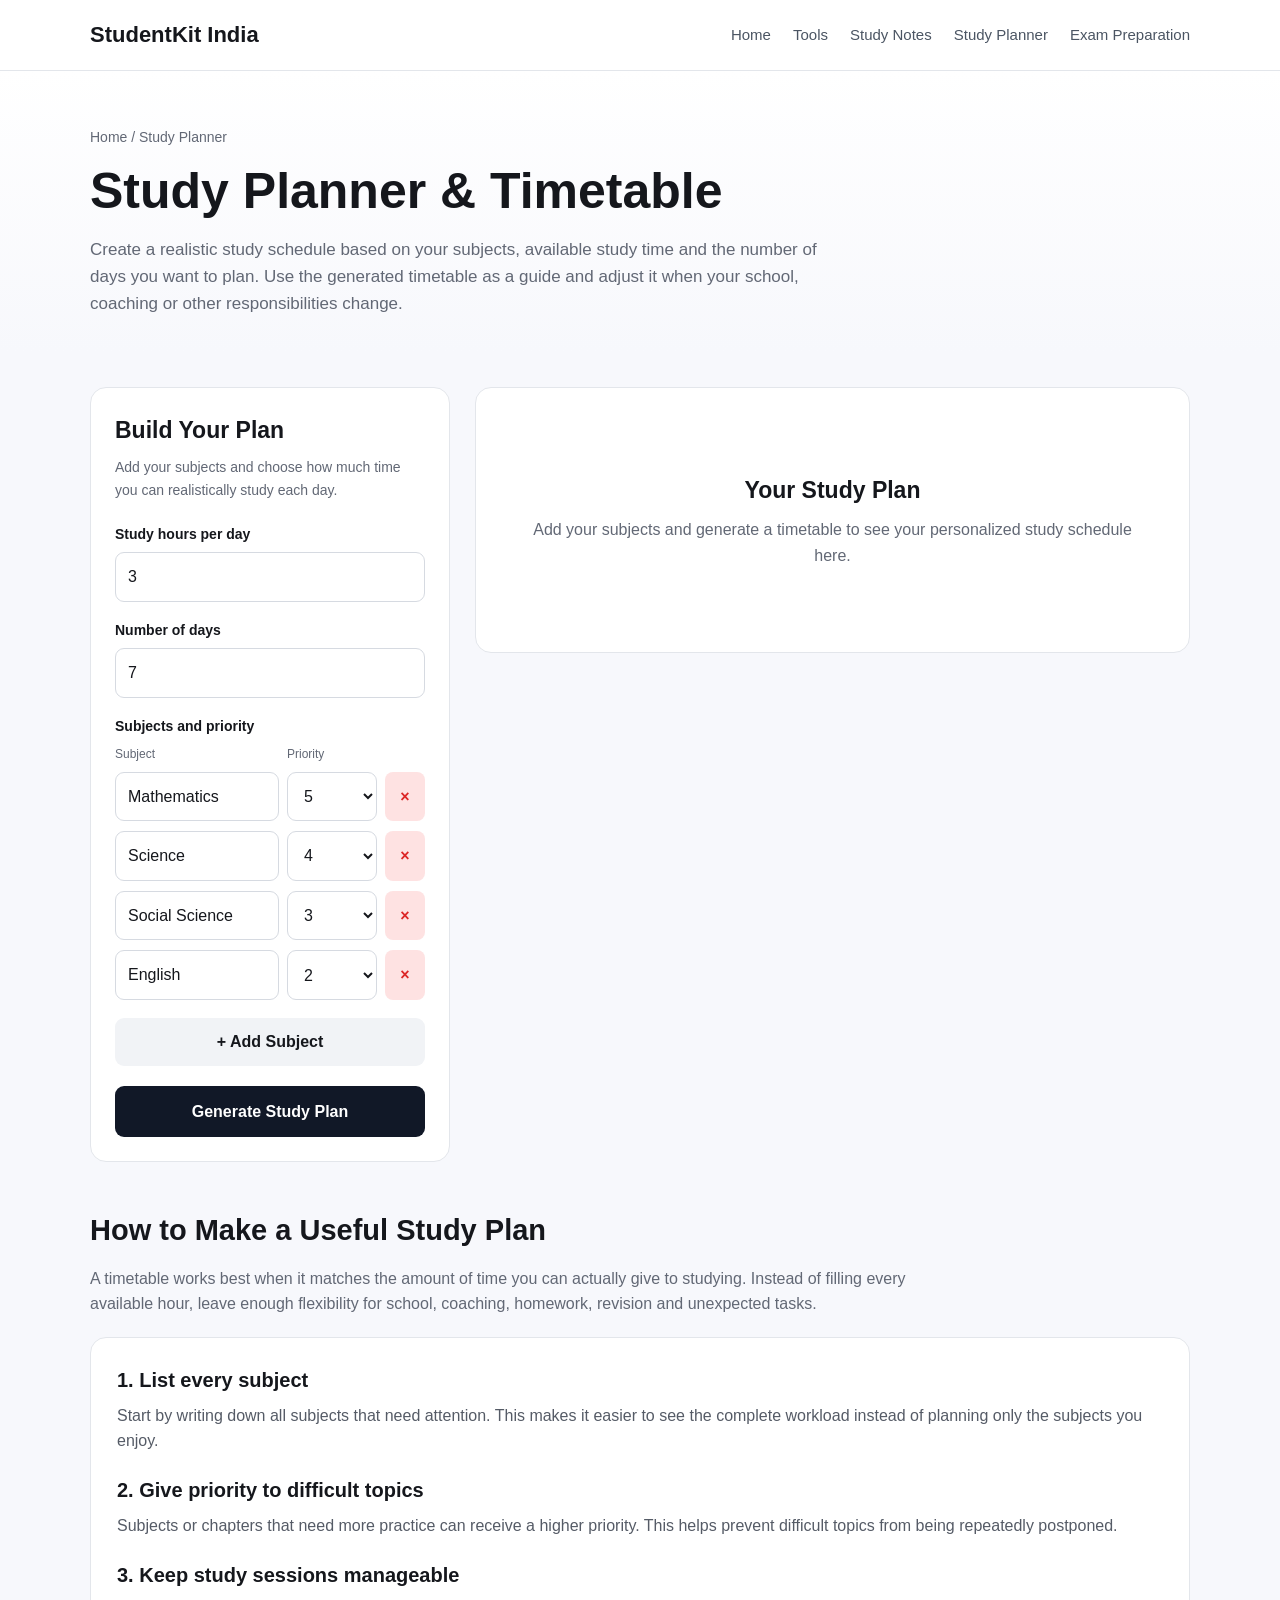
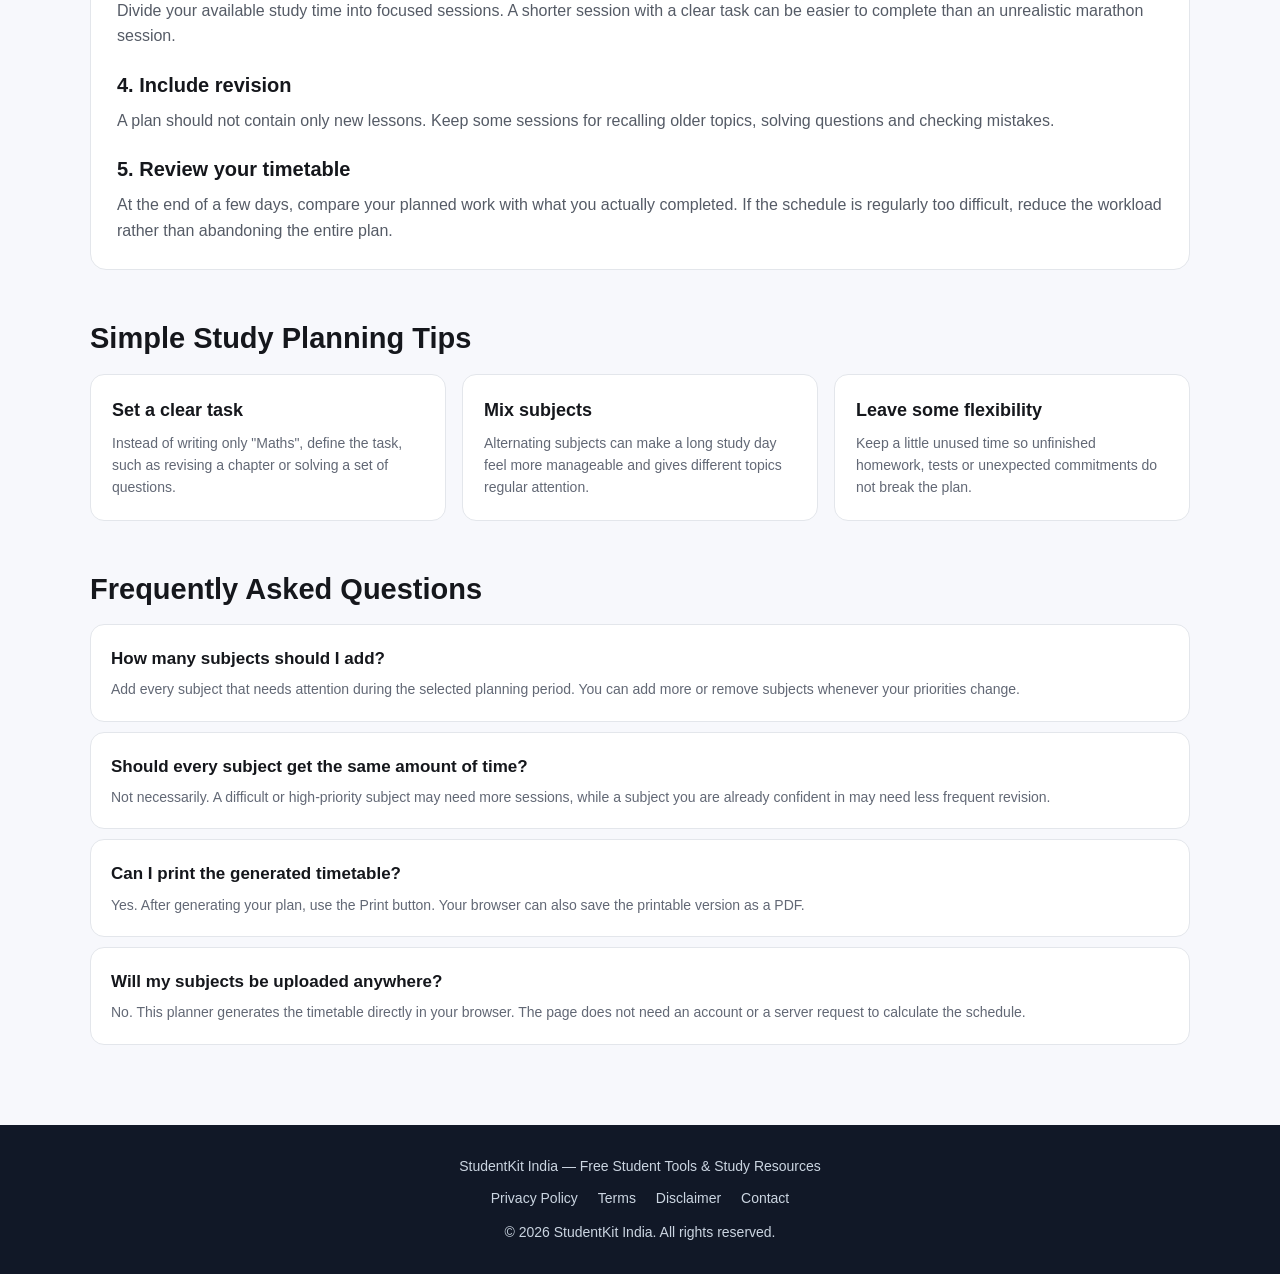
<file: study-planner.html>
<!DOCTYPE html>
<html lang="en">
<head>
  <meta charset="UTF-8">

  <meta name="viewport" content="width=device-width, initial-scale=1.0">

  <title>Study Planner & Timetable | StudentKit India</title>

  <meta
    name="description"
    content="Create a realistic daily study timetable with StudentKit India's free Study Planner. Add subjects, set priorities, choose study hours and generate a balanced schedule."
  >

  <meta name="keywords"
    content="study planner, study timetable, Class 10 study planner, exam timetable, student planner, study schedule"
  >

  <meta name="robots" content="index, follow">

  <link
    rel="canonical"
    href="https://studentkit-india.vercel.app/study-planner.html"
  >

  <style>
    * {
      box-sizing: border-box;
      margin: 0;
      padding: 0;
    }

    :root {
      --bg: #f7f8fc;
      --card: #ffffff;
      --text: #15171c;
      --muted: #626875;
      --border: #e3e6eb;
      --soft: #f1f3f6;
      --primary: #111827;
      --accent: #2563eb;
      --danger: #dc2626;
      --success: #15803d;
    }

    body {
      font-family: Arial, Helvetica, sans-serif;
      background: var(--bg);
      color: var(--text);
      line-height: 1.6;
    }

    a {
      color: inherit;
      text-decoration: none;
    }

    button,
    input,
    select {
      font: inherit;
    }

    .container {
      width: min(1100px, 92%);
      margin: auto;
    }

    header {
      background: #fff;
      border-bottom: 1px solid var(--border);
      position: sticky;
      top: 0;
      z-index: 20;
    }

    .nav {
      min-height: 70px;
      display: flex;
      justify-content: space-between;
      align-items: center;
      gap: 20px;
    }

    .logo {
      font-size: 22px;
      font-weight: 800;
    }

    .nav-links {
      display: flex;
      gap: 22px;
      color: #4b5563;
      font-size: 15px;
    }

    .nav-links a:hover {
      color: var(--accent);
    }

    .hero {
      background: linear-gradient(180deg, #fff, var(--bg));
      padding: 55px 0 35px;
    }

    .breadcrumb {
      color: var(--muted);
      font-size: 14px;
      margin-bottom: 15px;
    }

    .hero h1 {
      font-size: clamp(32px, 5vw, 50px);
      line-height: 1.15;
      margin-bottom: 15px;
    }

    .hero p {
      color: var(--muted);
      max-width: 760px;
      font-size: 17px;
    }

    main {
      padding: 35px 0 70px;
    }

    .planner-grid {
      display: grid;
      grid-template-columns: 360px 1fr;
      gap: 25px;
      align-items: start;
    }

    .card {
      background: var(--card);
      border: 1px solid var(--border);
      border-radius: 16px;
      padding: 24px;
    }

    .card h2 {
      font-size: 23px;
      margin-bottom: 7px;
    }

    .card-description {
      color: var(--muted);
      font-size: 14px;
      margin-bottom: 22px;
    }

    .field {
      margin-bottom: 17px;
    }

    .field label {
      display: block;
      font-size: 14px;
      font-weight: 700;
      margin-bottom: 7px;
    }

    input,
    select {
      width: 100%;
      border: 1px solid #d6dae1;
      border-radius: 9px;
      padding: 11px 12px;
      background: #fff;
      color: var(--text);
      outline: none;
    }

    input:focus,
    select:focus {
      border-color: var(--accent);
    }

    .subject-header {
      display: grid;
      grid-template-columns: 1fr 90px 40px;
      gap: 8px;
      margin-bottom: 7px;
      color: var(--muted);
      font-size: 12px;
    }

    .subject-row {
      display: grid;
      grid-template-columns: 1fr 90px 40px;
      gap: 8px;
      margin-bottom: 10px;
    }

    .remove-subject {
      border: 0;
      border-radius: 8px;
      background: #fee2e2;
      color: var(--danger);
      cursor: pointer;
      font-weight: 700;
    }

    .add-button,
    .generate-button,
    .action-button {
      border: 0;
      cursor: pointer;
      border-radius: 9px;
      font-weight: 700;
    }

    .add-button {
      width: 100%;
      padding: 11px;
      background: var(--soft);
      color: var(--text);
      margin: 8px 0 20px;
    }

    .generate-button {
      width: 100%;
      padding: 13px;
      background: var(--primary);
      color: #fff;
      font-size: 16px;
    }

    .generate-button:hover {
      opacity: .9;
    }

    .results-empty {
      text-align: center;
      padding: 60px 20px;
      color: var(--muted);
    }

    .results-empty h2 {
      color: var(--text);
      margin-bottom: 8px;
    }

    .summary {
      display: grid;
      grid-template-columns: repeat(3, 1fr);
      gap: 12px;
      margin-bottom: 20px;
    }

    .summary-box {
      background: var(--soft);
      border-radius: 12px;
      padding: 17px;
    }

    .summary-box span {
      display: block;
      color: var(--muted);
      font-size: 13px;
      margin-bottom: 3px;
    }

    .summary-box strong {
      font-size: 21px;
    }

    .actions {
      display: flex;
      gap: 9px;
      margin-bottom: 20px;
    }

    .action-button {
      background: var(--soft);
      padding: 10px 14px;
      color: var(--text);
    }

    .day-card {
      border: 1px solid var(--border);
      border-radius: 13px;
      margin-bottom: 14px;
      overflow: hidden;
      background: #fff;
    }

    .day-title {
      background: var(--soft);
      padding: 13px 16px;
      font-weight: 800;
    }

    .session {
      display: grid;
      grid-template-columns: 85px 1fr 75px;
      gap: 12px;
      padding: 14px 16px;
      border-top: 1px solid var(--border);
      align-items: center;
    }

    .session-time {
      color: var(--muted);
      font-size: 13px;
    }

    .session-subject {
      font-weight: 700;
    }

    .session-type {
      text-align: right;
      font-size: 12px;
      color: var(--accent);
      font-weight: 700;
    }

    .content-section {
      margin-top: 45px;
    }

    .content-section h2 {
      font-size: 29px;
      margin-bottom: 12px;
    }

    .content-section > p {
      color: var(--muted);
      max-width: 850px;
      margin-bottom: 20px;
    }

    .guide {
      background: #fff;
      border: 1px solid var(--border);
      border-radius: 16px;
      padding: 26px;
    }

    .guide h3 {
      margin: 20px 0 7px;
      font-size: 20px;
    }

    .guide h3:first-child {
      margin-top: 0;
    }

    .guide p {
      color: #555b66;
    }

    .tips {
      display: grid;
      grid-template-columns: repeat(3, 1fr);
      gap: 16px;
    }

    .tip {
      background: #fff;
      border: 1px solid var(--border);
      border-radius: 14px;
      padding: 21px;
    }

    .tip h3 {
      margin-bottom: 7px;
      font-size: 18px;
    }

    .tip p {
      color: var(--muted);
      font-size: 14px;
    }

    .faq {
      background: #fff;
      border: 1px solid var(--border);
      border-radius: 14px;
      padding: 20px;
      margin-bottom: 10px;
    }

    .faq h3 {
      font-size: 17px;
      margin-bottom: 6px;
    }

    .faq p {
      color: var(--muted);
      font-size: 14px;
    }

    footer {
      background: #111827;
      color: #cbd5e1;
      padding: 30px 0;
      text-align: center;
      font-size: 14px;
    }

    footer a {
      margin: 0 8px;
    }

    @media (max-width: 850px) {
      .planner-grid {
        grid-template-columns: 1fr;
      }
    }

    @media (max-width: 650px) {
      .nav-links {
        display: none;
      }

      .summary,
      .tips {
        grid-template-columns: 1fr;
      }

      .subject-header,
      .subject-row {
        grid-template-columns: 1fr 80px 38px;
      }

      .session {
        grid-template-columns: 70px 1fr;
      }

      .session-type {
        grid-column: 2;
        text-align: left;
      }

      .actions {
        flex-wrap: wrap;
      }
    }

    @media print {
      header,
      .hero,
      .planner-card,
      .content-section,
      footer,
      .actions {
        display: none !important;
      }

      body {
        background: #fff;
      }

      main {
        padding: 0;
      }

      .planner-grid {
        display: block;
      }

      .results-card {
        border: 0;
      }
    }
  </style>
</head>

<body>

<header>
  <div class="container nav">

    <a href="index.html" class="logo">
      StudentKit India
    </a>

    <nav class="nav-links">
      <a href="index.html">Home</a>
      <a href="index.html#tools">Tools</a>
      <a href="study-notes.html">Study Notes</a>
      <a href="study-planner.html">Study Planner</a>
      <a href="exam-preparation.html">Exam Preparation</a>
    </nav>

  </div>
</header>


<section class="hero">

  <div class="container">

    <div class="breadcrumb">
      Home / Study Planner
    </div>

    <h1>
      Study Planner & Timetable
    </h1>

    <p>
      Create a realistic study schedule based on your subjects,
      available study time and the number of days you want to plan.
      Use the generated timetable as a guide and adjust it when your
      school, coaching or other responsibilities change.
    </p>

  </div>

</section>


<main>

  <div class="container">

    <div class="planner-grid">

      <section class="card planner-card">

        <h2>Build Your Plan</h2>

        <p class="card-description">
          Add your subjects and choose how much time you can
          realistically study each day.
        </p>


        <div class="field">

          <label for="studyHours">
            Study hours per day
          </label>

          <input
            type="number"
            id="studyHours"
            min="0.5"
            max="12"
            step="0.5"
            value="3"
          >

        </div>


        <div class="field">

          <label for="numberDays">
            Number of days
          </label>

          <input
            type="number"
            id="numberDays"
            min="1"
            max="60"
            value="7"
          >

        </div>


        <label style="display:block;font-weight:700;font-size:14px;margin-bottom:8px;">
          Subjects and priority
        </label>

        <div class="subject-header">
          <span>Subject</span>
          <span>Priority</span>
          <span></span>
        </div>

        <div id="subjects"></div>

        <button
          type="button"
          class="add-button"
          id="addSubject"
        >
          + Add Subject
        </button>


        <button
          type="button"
          class="generate-button"
          id="generatePlan"
        >
          Generate Study Plan
        </button>

      </section>


      <section class="card results-card">

        <div id="results">

          <div class="results-empty">

            <h2>Your Study Plan</h2>

            <p>
              Add your subjects and generate a timetable to see
              your personalized study schedule here.
            </p>

          </div>

        </div>

      </section>

    </div>


    <section class="content-section">

      <h2>How to Make a Useful Study Plan</h2>

      <p>
        A timetable works best when it matches the amount of time
        you can actually give to studying. Instead of filling every
        available hour, leave enough flexibility for school,
        coaching, homework, revision and unexpected tasks.
      </p>

      <div class="guide">

        <h3>1. List every subject</h3>

        <p>
          Start by writing down all subjects that need attention.
          This makes it easier to see the complete workload instead
          of planning only the subjects you enjoy.
        </p>

        <h3>2. Give priority to difficult topics</h3>

        <p>
          Subjects or chapters that need more practice can receive
          a higher priority. This helps prevent difficult topics
          from being repeatedly postponed.
        </p>

        <h3>3. Keep study sessions manageable</h3>

        <p>
          Divide your available study time into focused sessions.
          A shorter session with a clear task can be easier to
          complete than an unrealistic marathon session.
        </p>

        <h3>4. Include revision</h3>

        <p>
          A plan should not contain only new lessons. Keep some
          sessions for recalling older topics, solving questions
          and checking mistakes.
        </p>

        <h3>5. Review your timetable</h3>

        <p>
          At the end of a few days, compare your planned work with
          what you actually completed. If the schedule is regularly
          too difficult, reduce the workload rather than abandoning
          the entire plan.
        </p>

      </div>

    </section>


    <section class="content-section">

      <h2>Simple Study Planning Tips</h2>

      <div class="tips">

        <article class="tip">

          <h3>Set a clear task</h3>

          <p>
            Instead of writing only "Maths", define the task,
            such as revising a chapter or solving a set of questions.
          </p>

        </article>


        <article class="tip">

          <h3>Mix subjects</h3>

          <p>
            Alternating subjects can make a long study day feel
            more manageable and gives different topics regular attention.
          </p>

        </article>


        <article class="tip">

          <h3>Leave some flexibility</h3>

          <p>
            Keep a little unused time so unfinished homework,
            tests or unexpected commitments do not break the plan.
          </p>

        </article>

      </div>

    </section>


    <section class="content-section">

      <h2>Frequently Asked Questions</h2>

      <div class="faq">

        <h3>How many subjects should I add?</h3>

        <p>
          Add every subject that needs attention during the selected
          planning period. You can add more or remove subjects whenever
          your priorities change.
        </p>

      </div>


      <div class="faq">

        <h3>Should every subject get the same amount of time?</h3>

        <p>
          Not necessarily. A difficult or high-priority subject may
          need more sessions, while a subject you are already confident
          in may need less frequent revision.
        </p>

      </div>


      <div class="faq">

        <h3>Can I print the generated timetable?</h3>

        <p>
          Yes. After generating your plan, use the Print button.
          Your browser can also save the printable version as a PDF.
        </p>

      </div>


      <div class="faq">

        <h3>Will my subjects be uploaded anywhere?</h3>

        <p>
          No. This planner generates the timetable directly in your
          browser. The page does not need an account or a server
          request to calculate the schedule.
        </p>

      </div>

    </section>

  </div>

</main>


<footer>

  <div class="container">

    <p>
      StudentKit India — Free Student Tools & Study Resources
    </p>

    <p style="margin-top:10px;">
      <a href="privacy.html">Privacy Policy</a>
      <a href="terms.html">Terms</a>
      <a href="disclaimer.html">Disclaimer</a>
      <a href="contact.html">Contact</a>
    </p>

    <p style="margin-top:12px;">
      © 2026 StudentKit India. All rights reserved.
    </p>

  </div>

</footer>


<script>
  const subjectsContainer = document.getElementById("subjects");
  const addSubjectButton = document.getElementById("addSubject");
  const generateButton = document.getElementById("generatePlan");
  const results = document.getElementById("results");

  let subjectCount = 0;


  function addSubject(name = "", priority = "3") {

    subjectCount++;

    const row = document.createElement("div");

    row.className = "subject-row";

    row.innerHTML = `
      <input
        type="text"
        class="subject-name"
        placeholder="e.g. Mathematics"
        value="${escapeHTML(name)}"
      >

      <select class="subject-priority">
        <option value="1" ${priority === "1" ? "selected" : ""}>1</option>
        <option value="2" ${priority === "2" ? "selected" : ""}>2</option>
        <option value="3" ${priority === "3" ? "selected" : ""}>3</option>
        <option value="4" ${priority === "4" ? "selected" : ""}>4</option>
        <option value="5" ${priority === "5" ? "selected" : ""}>5</option>
      </select>

      <button
        type="button"
        class="remove-subject"
        title="Remove subject"
      >
        ×
      </button>
    `;

    row.querySelector(".remove-subject").addEventListener(
      "click",
      () => row.remove()
    );

    subjectsContainer.appendChild(row);
  }


  function escapeHTML(value) {

    return String(value)
      .replace(/&/g, "&amp;")
      .replace(/</g, "&lt;")
      .replace(/>/g, "&gt;")
      .replace(/"/g, "&quot;")
      .replace(/'/g, "&#039;");
  }


  function getSubjects() {

    const rows =
      document.querySelectorAll(".subject-row");

    const subjects = [];

    rows.forEach(row => {

      const name =
        row.querySelector(".subject-name").value.trim();

      const priority =
        Number(
          row.querySelector(".subject-priority").value
        );

      if (name) {

        subjects.push({
          name,
          priority
        });

      }

    });

    return subjects;
  }


  function getSessionCount(hours) {

    /*
      Each session is approximately 45 minutes.
      The remaining time can be used for breaks,
      short revision or setup.
    */

    return Math.max(
      1,
      Math.floor(hours * 60 / 45)
    );
  }


  function generatePlan() {

    const hours =
      Number(
        document.getElementById("studyHours").value
      );

    const days =
      Number(
        document.getElementById("numberDays").value
      );

    const subjects = getSubjects();


    if (!hours || hours <= 0) {

      alert("Please enter valid study hours.");

      return;
    }


    if (!days || days <= 0) {

      alert("Please enter a valid number of days.");

      return;
    }


    if (subjects.length === 0) {

      alert("Please add at least one subject.");

      return;
    }


    const sessionsPerDay =
      getSessionCount(hours);

    const totalSessions =
      sessionsPerDay * days;


    /*
      Priority creates weighted distribution.
      Higher priority receives more sessions.
    */

    const totalPriority =
      subjects.reduce(
        (sum, subject) =>
          sum + subject.priority,
        0
      );


    const allocation =
      subjects.map(subject => {

        return {
          ...subject,
          sessions: Math.max(
            1,
            Math.round(
              totalSessions *
              subject.priority /
              totalPriority
            )
          )
        };

      });


    const sessionPool = [];


    allocation.forEach(subject => {

      for (
        let i = 0;
        i < subject.sessions;
        i++
      ) {

        sessionPool.push(subject.name);

      }

    });


    /*
      Shuffle the pool so one subject does not
      appear in one continuous block.
    */

    for (
      let i = sessionPool.length - 1;
      i > 0;
      i--
    ) {

      const j =
        Math.floor(
          Math.random() * (i + 1)
        );

      [
        sessionPool[i],
        sessionPool[j]
      ] =
      [
        sessionPool[j],
        sessionPool[i]
      ];

    }


    let sessionIndex = 0;

    let html = `

      <div class="summary">

        <div class="summary-box">
          <span>Study hours/day</span>
          <strong>${hours}</strong>
        </div>

        <div class="summary-box">
          <span>Planning days</span>
          <strong>${days}</strong>
        </div>

        <div class="summary-box">
          <span>Sessions/day</span>
          <strong>${sessionsPerDay}</strong>
        </div>

      </div>

      <div class="actions">

        <button
          type="button"
          class="action-button"
          id="copyPlan"
        >
          Copy Plan
        </button>

        <button
          type="button"
          class="action-button"
          id="printPlan"
        >
          Print
        </button>

      </div>
    `;


    for (
      let day = 1;
      day <= days;
      day++
    ) {

      html += `
        <div class="day-card">

          <div class="day-title">
            Day ${day}
          </div>
      `;


      for (
        let session = 1;
        session <= sessionsPerDay;
        session++
      ) {

        const subject =
          sessionPool[
            sessionIndex %
            sessionPool.length
          ];

        sessionIndex++;


        const type =
          session === sessionsPerDay
            ? "Revision"
            : "Study";


        const startMinutes =
          17 * 60 +
          (session - 1) * 55;


        const startHour =
          Math.floor(startMinutes / 60);

        const startMinute =
          startMinutes % 60;


        const endMinutes =
          startMinutes + 45;

        const endHour =
          Math.floor(endMinutes / 60);

        const endMinute =
          endMinutes % 60;


        const formatTime =
          (hour, minute) => {

            const suffix =
              hour >= 12 ? "PM" : "AM";

            let h =
              hour % 12;

            if (h === 0) h = 12;

            return `${h}:${String(minute).padStart(2, "0")} ${suffix}`;
          };


        html += `

          <div class="session">

            <div class="session-time">
              ${formatTime(startHour, startMinute)}
              -
              ${formatTime(endHour, endMinute)}
            </div>

            <div class="session-subject">
              ${escapeHTML(subject)}
            </div>

            <div class="session-type">
              ${type}
            </div>

          </div>
        `;

      }


      html += `</div>`;

    }


    results.innerHTML = html;


    document
      .getElementById("copyPlan")
      .addEventListener(
        "click",
        copyPlan
      );


    document
      .getElementById("printPlan")
      .addEventListener(
        "click",
        () => window.print()
      );

  }


  function copyPlan() {

    const textParts = [];

    document
      .querySelectorAll(".day-card")
      .forEach(day => {

        const title =
          day.querySelector(".day-title")
            .textContent
            .trim();

        textParts.push(title);

        day
          .querySelectorAll(".session")
          .forEach(session => {

            const time =
              session
                .querySelector(".session-time")
                .textContent
                .trim();

            const subject =
              session
                .querySelector(".session-subject")
                .textContent
                .trim();

            const type =
              session
                .querySelector(".session-type")
                .textContent
                .trim();

            textParts.push(
              `${time} — ${subject} — ${type}`
            );

          });

        textParts.push("");

      });


    navigator.clipboard
      .writeText(
        textParts.join("\n")
      )
      .then(() => {

        const button =
          document.getElementById("copyPlan");

        button.textContent =
          "Copied";

        setTimeout(() => {

          button.textContent =
            "Copy Plan";

        }, 1500);

      })
      .catch(() => {

        alert(
          "Copy was not available. Please select and copy the timetable manually."
        );

      });

  }


  addSubject("Mathematics", "5");
  addSubject("Science", "4");
  addSubject("Social Science", "3");
  addSubject("English", "2");


  addSubjectButton.addEventListener(
    "click",
    () => addSubject()
  );


  generateButton.addEventListener(
    "click",
    generatePlan
  );
</script>

</body>
</html>
</file>
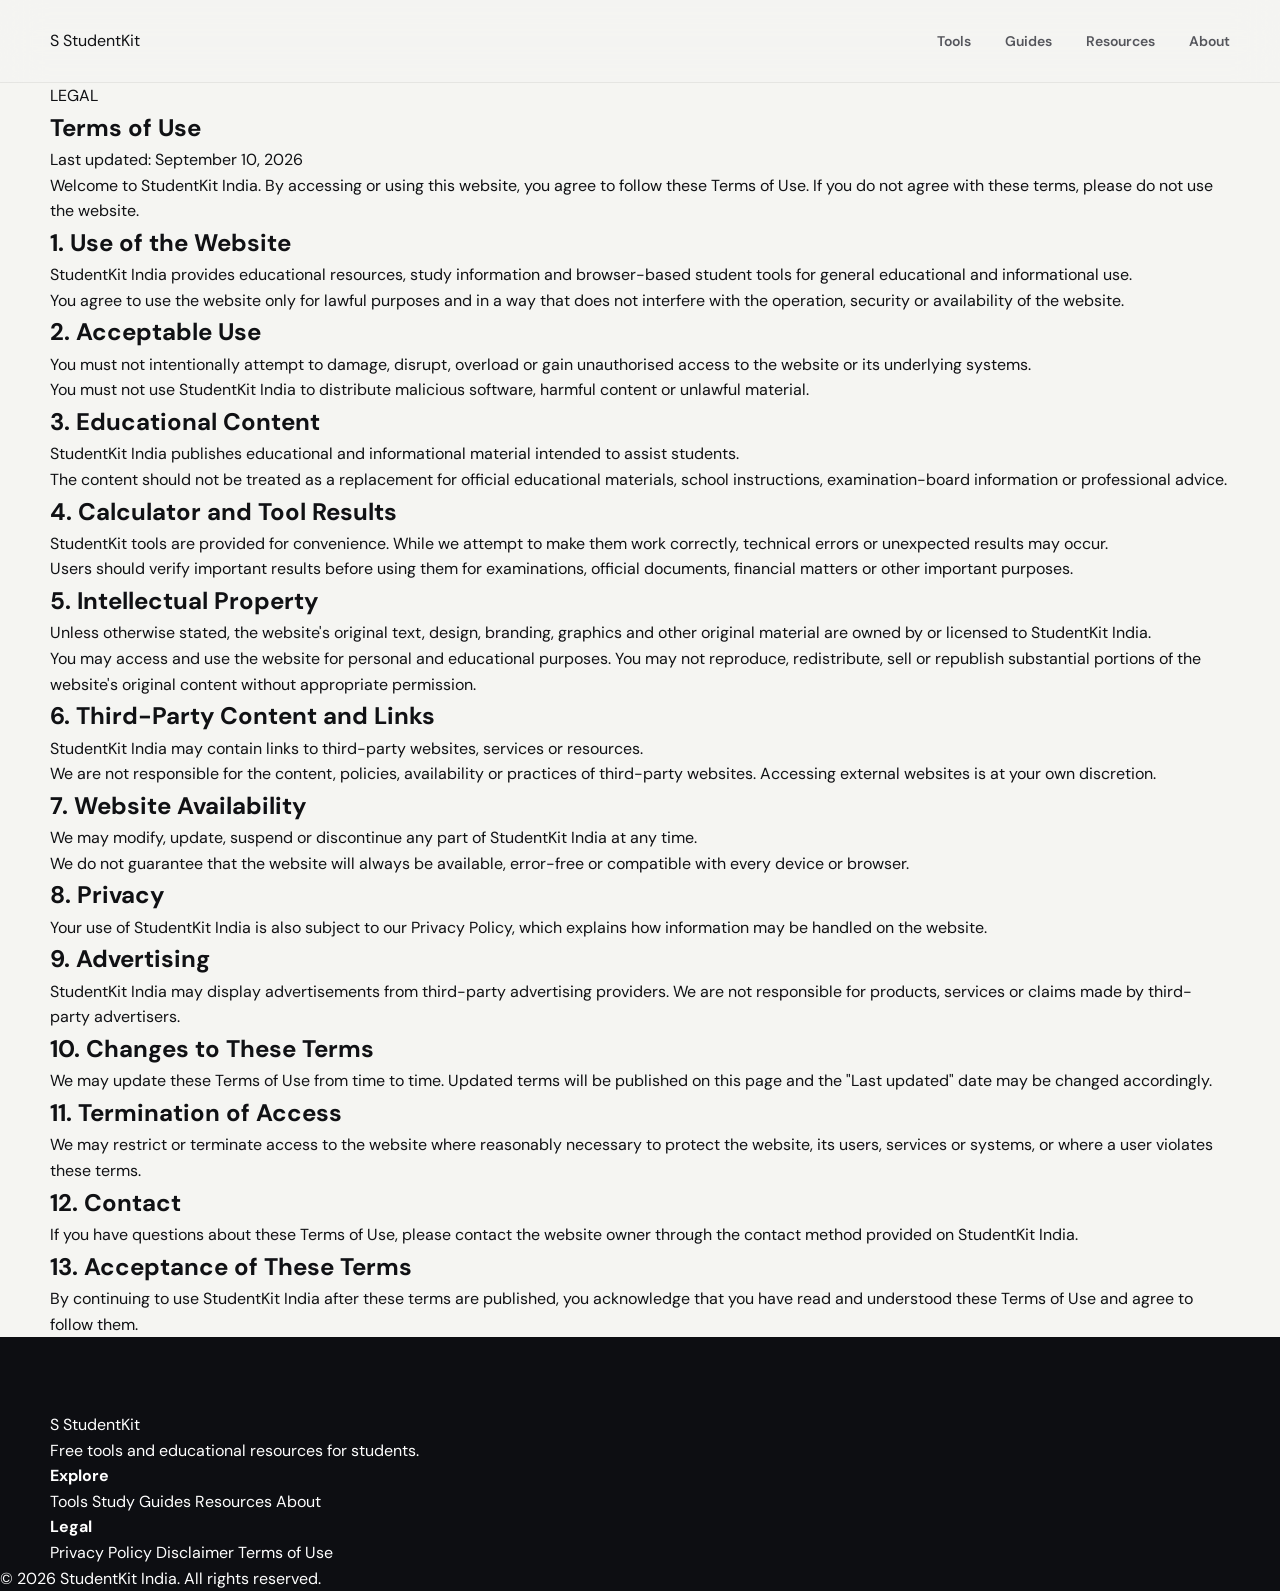
<file: terms.html>
<!DOCTYPE html><html lang="en">
<head>
    <meta charset="UTF-8">
    <meta name="viewport" content="width=device-width, initial-scale=1.0"><title>Terms of Use — StudentKit India</title>

<meta name="description"
    content="Terms of Use for StudentKit India and its educational tools, resources and website services.">

<meta name="robots" content="index, follow">

<link rel="stylesheet" href="style.css">

</head><body><header class="header">
    <div class="container nav">    <a href="index.html" class="logo" aria-label="StudentKit India Home">
        <span class="logo-icon">S</span>
        <span>StudentKit</span>
    </a>

    <nav class="nav-links" aria-label="Main Navigation">
        <a href="index.html#tools">Tools</a>
        <a href="index.html#guides">Guides</a>
        <a href="index.html#resources">Resources</a>
        <a href="index.html#about">About</a>
    </nav>

</div>

</header><main><section class="content-section">
    <div class="container narrow-content">    <span class="section-label">LEGAL</span>

    <h1>Terms of Use</h1>

    <p>
        Last updated: September 10, 2026
    </p>

    <p>
        Welcome to StudentKit India. By accessing or using this
        website, you agree to follow these Terms of Use. If you
        do not agree with these terms, please do not use the website.
    </p>


    <h2>1. Use of the Website</h2>

    <p>
        StudentKit India provides educational resources, study
        information and browser-based student tools for general
        educational and informational use.
    </p>

    <p>
        You agree to use the website only for lawful purposes and
        in a way that does not interfere with the operation,
        security or availability of the website.
    </p>


    <h2>2. Acceptable Use</h2>

    <p>
        You must not intentionally attempt to damage, disrupt,
        overload or gain unauthorised access to the website or
        its underlying systems.
    </p>

    <p>
        You must not use StudentKit India to distribute malicious
        software, harmful content or unlawful material.
    </p>


    <h2>3. Educational Content</h2>

    <p>
        StudentKit India publishes educational and informational
        material intended to assist students.
    </p>

    <p>
        The content should not be treated as a replacement for
        official educational materials, school instructions,
        examination-board information or professional advice.
    </p>


    <h2>4. Calculator and Tool Results</h2>

    <p>
        StudentKit tools are provided for convenience. While we
        attempt to make them work correctly, technical errors or
        unexpected results may occur.
    </p>

    <p>
        Users should verify important results before using them
        for examinations, official documents, financial matters
        or other important purposes.
    </p>


    <h2>5. Intellectual Property</h2>

    <p>
        Unless otherwise stated, the website's original text,
        design, branding, graphics and other original material
        are owned by or licensed to StudentKit India.
    </p>

    <p>
        You may access and use the website for personal and
        educational purposes. You may not reproduce, redistribute,
        sell or republish substantial portions of the website's
        original content without appropriate permission.
    </p>


    <h2>6. Third-Party Content and Links</h2>

    <p>
        StudentKit India may contain links to third-party websites,
        services or resources.
    </p>

    <p>
        We are not responsible for the content, policies,
        availability or practices of third-party websites.
        Accessing external websites is at your own discretion.
    </p>


    <h2>7. Website Availability</h2>

    <p>
        We may modify, update, suspend or discontinue any part of
        StudentKit India at any time.
    </p>

    <p>
        We do not guarantee that the website will always be
        available, error-free or compatible with every device
        or browser.
    </p>


    <h2>8. Privacy</h2>

    <p>
        Your use of StudentKit India is also subject to our
        Privacy Policy, which explains how information may be
        handled on the website.
    </p>


    <h2>9. Advertising</h2>

    <p>
        StudentKit India may display advertisements from third-party
        advertising providers. We are not responsible for products,
        services or claims made by third-party advertisers.
    </p>


    <h2>10. Changes to These Terms</h2>

    <p>
        We may update these Terms of Use from time to time.
        Updated terms will be published on this page and the
        "Last updated" date may be changed accordingly.
    </p>


    <h2>11. Termination of Access</h2>

    <p>
        We may restrict or terminate access to the website where
        reasonably necessary to protect the website, its users,
        services or systems, or where a user violates these terms.
    </p>


    <h2>12. Contact</h2>

    <p>
        If you have questions about these Terms of Use, please
        contact the website owner through the contact method
        provided on StudentKit India.
    </p>


    <h2>13. Acceptance of These Terms</h2>

    <p>
        By continuing to use StudentKit India after these terms
        are published, you acknowledge that you have read and
        understood these Terms of Use and agree to follow them.
    </p>

</div>

</section></main><footer class="footer"><div class="container footer-grid">

    <div>
        <div class="logo footer-logo">
            <span class="logo-icon">S</span>
            <span>StudentKit</span>
        </div>

        <p>
            Free tools and educational resources for students.
        </p>
    </div>

    <div>
        <h4>Explore</h4>
        <a href="index.html#tools">Tools</a>
        <a href="index.html#guides">Study Guides</a>
        <a href="index.html#resources">Resources</a>
        <a href="index.html#about">About</a>
    </div>

    <div>
        <h4>Legal</h4>
        <a href="privacy.html">Privacy Policy</a>
        <a href="disclaimer.html">Disclaimer</a>
        <a href="terms.html">Terms of Use</a>
    </div>

</div>

<div class="copyright">
    © 2026 StudentKit India. All rights reserved.
</div>

</footer></body>
</html>
</file>
<file: style.css>
@import url('https://fonts.googleapis.com/css2?family=DM+Sans:wght@400;500;600;700&family=Manrope:wght@500;600;700;800&display=swap');

:root{
    --bg:#f5f5f2;
    --surface:#ffffff;
    --surface-2:#eeeee9;
    --ink:#101114;
    --muted:#686a70;
    --line:#deded8;
    --dark:#101116;
    --dark-2:#18191f;
    --white:#ffffff;
    --accent:#695cff;
    --accent-2:#8c7dff;
    --green:#20b486;
    --shadow:0 25px 70px rgba(17,18,24,.08);
    --radius:26px;
    --container:1180px;
}

*{
    box-sizing:border-box;
    margin:0;
    padding:0;
}

html{
    scroll-behavior:smooth;
}

body{
    background:var(--bg);
    color:var(--ink);
    font-family:"DM Sans",sans-serif;
    line-height:1.6;
    overflow-x:hidden;
}

body,
button,
input,
textarea{
    font-family:"DM Sans",sans-serif;
}

a{
    color:inherit;
    text-decoration:none;
}

button{
    border:0;
    cursor:pointer;
}

.container{
    width:min(calc(100% - 48px),var(--container));
    margin:auto;
}

.page-glow{
    position:fixed;
    width:420px;
    height:420px;
    border-radius:50%;
    filter:blur(100px);
    opacity:.16;
    pointer-events:none;
    z-index:-1;
}

.glow-one{
    background:#7568ff;
    top:80px;
    right:-180px;
}

.glow-two{
    background:#33c79b;
    bottom:0;
    left:-220px;
}


/* HEADER */

.header{
    position:sticky;
    top:0;
    z-index:1000;
    background:rgba(245,245,242,.82);
    backdrop-filter:blur(20px);
    border-bottom:1px solid rgba(20,20,25,.07);
}

.nav{
    min-height:82px;
    display:flex;
    align-items:center;
    justify-content:space-between;
}

.brand{
    display:flex;
    align-items:center;
    gap:11px;
}

.brand-mark{
    width:40px;
    height:40px;
    display:grid;
    place-items:center;
    border-radius:12px;
    color:#fff;
    background:#111217;
    font-family:"Manrope",sans-serif;
    font-size:18px;
    font-weight:800;
    box-shadow:0 8px 20px rgba(0,0,0,.14);
}

.brand-text{
    display:flex;
    flex-direction:column;
    line-height:1;
}

.brand-text strong{
    font-family:"Manrope",sans-serif;
    font-size:17px;
    letter-spacing:-.4px;
}

.brand-text small{
    margin-top:4px;
    font-size:8px;
    letter-spacing:2.5px;
    color:#777981;
}

.nav-links{
    display:flex;
    align-items:center;
    gap:34px;
}

.nav-links a{
    color:#55565c;
    font-size:14px;
    font-weight:600;
    transition:.2s;
}

.nav-links a:hover{
    color:#111217;
}

.nav-actions{
    display:flex;
    align-items:center;
    gap:12px;
}

.nav-cta{
    padding:12px 18px;
    border-radius:12px;
    background:#111217;
    color:#fff;
    font-size:13px;
    font-weight:700;
    transition:.25s;
}

.nav-cta:hover{
    transform:translateY(-2px);
    box-shadow:0 12px 25px rgba(0,0,0,.16);
}

.menu-btn{
    display:none;
    width:42px;
    height:42px;
    border-radius:12px;
    background:#111217;
    align-items:center;
    justify-content:center;
    flex-direction:column;
    gap:5px;
}

.menu-btn span{
    width:17px;
    height:1.5px;
    background:#fff;
}


/* HERO */

.hero{
    padding:100px 0 85px;
    position:relative;
}

.hero-grid{
    display:grid;
    grid-template-columns:1fr 1fr;
    gap:70px;
    align-items:center;
}

.eyebrow{
    display:flex;
    align-items:center;
    gap:9px;
    width:max-content;
    padding:8px 12px;
    border:1px solid var(--line);
    border-radius:100px;
    background:rgba(255,255,255,.7);
    color:#65666c;
    font-size:11px;
    font-weight:700;
    letter-spacing:.6px;
    text-transform:uppercase;
}

.eyebrow-dot{
    width:7px;
    height:7px;
    border-radius:50%;
    background:#21b486;
    box-shadow:0 0 0 4px rgba(33,180,134,.12);
}

.eyebrow-line{
    width:18px;
    height:1px;
    background:#c8c8c3;
}

.hero h1{
    max-width:700px;
    margin:25px 0 24px;
    font-family:"Manrope",sans-serif;
    font-size:clamp(54px,6.5vw,86px);
    line-height:.98;
    letter-spacing:-5px;
    font-weight:800;
}

.hero h1 span{
    display:block;
    color:var(--accent);
}

.hero h1 em{
    display:block;
    font-style:normal;
    color:#a0a1a6;
}

.hero-description{
    max-width:600px;
    color:var(--muted);
    font-size:17px;
    line-height:1.8;
}

.hero-actions{
    display:flex;
    align-items:center;
    gap:12px;
    margin-top:35px;
}

.button{
    min-height:52px;
    padding:0 20px;
    border-radius:14px;
    display:inline-flex;
    align-items:center;
    justify-content:center;
    gap:18px;
    font-size:13px;
    font-weight:700;
    transition:.25s;
}

.button-primary{
    background:#111217;
    color:#fff;
}

.button-primary:hover{
    transform:translateY(-3px);
    box-shadow:0 15px 30px rgba(0,0,0,.16);
}

.button-ghost{
    border:1px solid var(--line);
    background:#fff;
}

.button-ghost:hover{
    border-color:#aaa;
    transform:translateY(-2px);
}

.hero-proof{
    display:flex;
    align-items:center;
    gap:22px;
    margin-top:45px;
}

.proof-item{
    display:flex;
    flex-direction:column;
}

.proof-item strong{
    font-family:"Manrope",sans-serif;
    font-size:20px;
}

.proof-item span{
    color:#888a90;
    font-size:11px;
}

.proof-divider{
    width:1px;
    height:32px;
    background:#d7d7d2;
}


/* HERO VISUAL */

.hero-visual{
    min-height:560px;
    position:relative;
    display:grid;
    place-items:center;
}

.visual-orbit{
    position:absolute;
    border:1px solid rgba(105,92,255,.12);
    border-radius:50%;
}

.orbit-one{
    width:560px;
    height:560px;
}

.orbit-two{
    width:430px;
    height:430px;
}

.dashboard-card{
    width:min(100%,450px);
    padding:25px;
    border-radius:30px;
    background:rgba(255,255,255,.82);
    border:1px solid rgba(255,255,255,.9);
    box-shadow:0 35px 90px rgba(28,29,38,.14);
    backdrop-filter:blur(20px);
    transform:rotate(2deg);
    position:relative;
    z-index:3;
}

.dashboard-top{
    display:flex;
    align-items:center;
    justify-content:space-between;
}

.dashboard-top div{
    display:flex;
    flex-direction:column;
}

.mini-label{
    color:#8c8d92;
    font-size:8px;
    letter-spacing:2px;
    font-weight:800;
}

.dashboard-top strong{
    margin-top:4px;
    font-family:"Manrope",sans-serif;
    font-size:17px;
}

.status-pill{
    display:flex;
    align-items:center;
    gap:6px;
    padding:7px 10px;
    border-radius:100px;
    background:#eefaf5;
    color:#168664;
    font-size:10px;
    font-weight:700;
}

.status-pill i{
    width:5px;
    height:5px;
    border-radius:50%;
    background:#21b486;
}

.dashboard-main{
    margin-top:28px;
}

.score-card{
    padding:20px;
    border-radius:20px;
    background:#111217;
    color:#fff;
}

.score-heading{
    display:flex;
    justify-content:space-between;
    align-items:center;
}

.score-heading span{
    color:#a9aab0;
    font-size:11px;
}

.score-heading b{
    font-family:"Manrope",sans-serif;
    font-size:28px;
}

.progress-track{
    height:6px;
    margin:18px 0 12px;
    border-radius:10px;
    background:#292a30;
    overflow:hidden;
}

.progress-track span{
    display:block;
    height:100%;
    border-radius:10px;
    background:linear-gradient(90deg,#6c5dff,#a49aff);
}

.score-card small{
    color:#9899a0;
    font-size:10px;
}

.mini-tools{
    display:grid;
    grid-template-columns:1fr 1fr;
    gap:10px;
    margin-top:12px;
}

.mini-tool{
    display:flex;
    align-items:center;
    gap:10px;
    padding:14px;
    border:1px solid #e6e6e1;
    border-radius:16px;
    background:#fff;
}

.mini-tool div{
    display:flex;
    flex-direction:column;
}

.mini-tool strong{
    font-size:11px;
}

.mini-tool small{
    color:#92939a;
    font-size:9px;
}

.mini-icon{
    width:32px;
    height:32px;
    display:grid;
    place-items:center;
    border-radius:10px;
    background:#f0efff;
    color:#6659e8;
    font-size:12px;
    font-weight:800;
}

.dashboard-footer{
    margin-top:17px;
    padding-top:17px;
    border-top:1px solid #e5e5e1;
    display:flex;
    justify-content:space-between;
    color:#85868c;
    font-size:10px;
}

.dashboard-footer strong{
    color:#111217;
}

.floating-card{
    position:absolute;
    z-index:5;
    display:flex;
    align-items:center;
    gap:10px;
    padding:13px 16px;
    border-radius:17px;
    background:#fff;
    border:1px solid #ecece7;
    box-shadow:0 20px 50px rgba(30,31,40,.13);
}

.floating-card-one{
    left:0;
    top:130px;
}

.floating-card-two{
    right:-5px;
    bottom:125px;
}

.floating-icon{
    width:31px;
    height:31px;
    display:grid;
    place-items:center;
    border-radius:9px;
    background:#f0efff;
    color:#6458e7;
    font-weight:800;
}

.floating-card div{
    display:flex;
    flex-direction:column;
}

.floating-card strong{
    font-size:11px;
}

.floating-card small{
    color:#96979c;
    font-size:9px;
}


/* TRUST */

.trust-strip{
    border-top:1px solid var(--line);
    border-bottom:1px solid var(--line);
}

.trust-inner{
    min-height:78px;
    display:flex;
    align-items:center;
    gap:28px;
}

.trust-inner > span{
    color:#92939a;
    font-size:9px;
    letter-spacing:2px;
    font-weight:800;
}

.trust-line{
    width:50px;
    height:1px;
    background:#d0d0cb;
}

.trust-inner strong{
    color:#62636a;
    font-size:12px;
    font-weight:600;
}


/* GENERAL */

.section-space{
    padding:125px 0;
}

.section-kicker{
    display:block;
    color:#7b7c82;
    font-size:9px;
    font-weight:800;
    letter-spacing:2.4px;
    text-transform:uppercase;
}

.section-header{
    display:grid;
    grid-template-columns:1fr 390px;
    gap:60px;
    align-items:end;
    margin-bottom:50px;
}

.section-header h2,
.resource-heading h2,
.why-header h2,
.about-title h2,
.faq-title h2,
.intro-section h2,
.article-grid h2{
    margin-top:13px;
    font-family:"Manrope",sans-serif;
    font-size:clamp(38px,4.3vw,58px);
    line-height:1.03;
    letter-spacing:-3px;
}

.section-header h2 span,
.resource-heading h2 span,
.why-header h2 span,
.about-title h2 span,
.faq-title h2 span,
.intro-section h2 span,
.article-grid h2 span{
    color:#aaaab0;
}

.section-header > p,
.resource-heading > p{
    color:#777980;
    font-size:14px;
    line-height:1.8;
}


/* INTRO */

.intro-section{
    padding:130px 0 80px;
}

.intro-grid{
    display:grid;
    grid-template-columns:1fr 1fr;
    gap:120px;
}

.intro-copy{
    padding-top:30px;
}

.intro-copy p{
    max-width:520px;
    color:#686970;
    font-size:16px;
    line-height:1.9;
    margin-bottom:18px;
}


/* TOOLS */

.tools-section{
    background:#111217;
    color:#fff;
}

.tools-section .section-kicker{
    color:#8f90a0;
}

.tools-section .section-header > p{
    color:#9798a1;
}

.premium-tools-grid{
    display:grid;
    grid-template-columns:repeat(3,1fr);
    gap:12px;
}

.premium-tool{
    position:relative;
    min-height:340px;
    padding:27px;
    border:1px solid #292a30;
    border-radius:25px;
    background:#17181e;
    transition:.3s;
    overflow:hidden;
}

.premium-tool:hover{
    transform:translateY(-7px);
    border-color:#41424a;
    box-shadow:0 25px 60px rgba(0,0,0,.28);
}

.featured-tool{
    background:linear-gradient(145deg,#6558f2,#3d357f);
    border-color:transparent;
}

.tool-number{
    position:absolute;
    right:23px;
    top:22px;
    color:#666771;
    font-size:10px;
    font-weight:800;
}

.featured-tool .tool-number{
    color:#c4bfff;
}

.large-tool-icon,
.tool-icon-modern{
    width:56px;
    height:56px;
    display:grid;
    place-items:center;
    border-radius:17px;
    background:#25262d;
    color:#fff;
    font-family:"Manrope",sans-serif;
    font-size:21px;
    font-weight:800;
}

.featured-tool .large-tool-icon{
    background:rgba(255,255,255,.15);
}

.tool-info{
    position:absolute;
    left:27px;
    right:27px;
    bottom:26px;
}

.tool-info > span{
    color:#85868f;
    font-size:8px;
    letter-spacing:2px;
    font-weight:800;
}

.featured-tool .tool-info > span{
    color:#cbc7ff;
}

.tool-info h3{
    margin:7px 0 8px;
    font-family:"Manrope",sans-serif;
    font-size:20px;
}

.tool-info p{
    min-height:52px;
    color:#92939b;
    font-size:12px;
    line-height:1.7;
}

.featured-tool .tool-info p{
    color:#d2d0eb;
}

.tool-info a{
    display:inline-flex;
    align-items:center;
    gap:10px;
    margin-top:15px;
    font-size:11px;
    font-weight:700;
}

.tool-info a b{
    transition:.2s;
}

.tool-info a:hover b{
    transform:translateX(4px);
}


/* CALCULATOR */

.app-section{
    padding:125px 0;
}

.app-shell{
    display:grid;
    grid-template-columns:.8fr 1.2fr;
    gap:70px;
    padding:60px;
    border-radius:35px;
    background:#e9e9e3;
    border:1px solid #deded8;
}

.app-intro{
    align-self:center;
}

.app-intro h2{
    margin:15px 0;
    font-family:"Manrope",sans-serif;
    font-size:50px;
    line-height:1;
    letter-spacing:-3px;
}

.app-intro h2 span{
    color:#7568f5;
}

.app-intro p{
    color:#707178;
    font-size:14px;
    line-height:1.8;
}

.formula-mini{
    margin-top:30px;
    display:flex;
    flex-direction:column;
    gap:4px;
}

.formula-mini span{
    color:#96979c;
    font-size:9px;
    text-transform:uppercase;
    letter-spacing:1.5px;
}

.formula-mini strong{
    font-size:12px;
}

.calculator-panel{
    padding:30px;
    border-radius:25px;
    background:#fff;
    box-shadow:var(--shadow);
}

.panel-label{
    margin-bottom:20px;
    color:#92939a;
    font-size:9px;
    font-weight:800;
    letter-spacing:2px;
}

.input-row{
    display:grid;
    grid-template-columns:1fr 1fr;
    gap:12px;
}

.premium-input{
    display:flex;
    flex-direction:column;
    gap:8px;
}

.premium-input label,
.utility-form label{
    color:#64656b;
    font-size:11px;
    font-weight:700;
}

.premium-input input,
.utility-form input,
.utility-form textarea{
    width:100%;
    padding:16px;
    border:1px solid #deded9;
    border-radius:13px;
    outline:none;
    background:#fafaf8;
    color:#111217;
    font-size:14px;
    transition:.2s;
}

.premium-input input:focus,
.utility-form input:focus,
.utility-form textarea:focus{
    border-color:#7568f5;
    box-shadow:0 0 0 4px rgba(117,104,245,.08);
}

.premium-calculate{
    width:100%;
    min-height:52px;
    margin-top:15px;
    padding:0 18px;
    display:flex;
    justify-content:space-between;
    align-items:center;
    border-radius:13px;
    background:#111217;
    color:#fff;
    font-size:12px;
    font-weight:700;
    transition:.25s;
}

.premium-calculate:hover{
    transform:translateY(-2px);
    background:#272831;
}

.premium-result{
    margin-top:12px;
    padding:19px;
    border-radius:16px;
    background:#f4f4f0;
    display:flex;
    justify-content:space-between;
    align-items:center;
}

.premium-result div{
    display:flex;
    flex-direction:column;
}

.premium-result span{
    color:#909198;
    font-size:9px;
    text-transform:uppercase;
    letter-spacing:1.3px;
}

.premium-result strong{
    margin-top:3px;
    font-family:"Manrope",sans-serif;
    font-size:27px;
}

.premium-result button{
    padding:9px 12px;
    border-radius:9px;
    background:#fff;
    border:1px solid #ddd;
    font-size:10px;
    font-weight:700;
}

.calculator-message{
    margin-top:10px;
    color:#d44f4f;
    font-size:11px;
}


/* ARTICLE */

.article-section{
    padding:100px 0 130px;
}

.article-grid{
    display:grid;
    grid-template-columns:.85fr 1.15fr;
    gap:100px;
}

.article-copy{
    color:#66676e;
    font-size:14px;
    line-height:1.9;
}

.article-copy h3{
    margin:25px 0 10px;
    color:#15161a;
    font-family:"Manrope",sans-serif;
    font-size:20px;
}

.formula-card{
    margin:18px 0;
    padding:18px 20px;
    border:1px solid #ddd;
    border-radius:14px;
    background:#f0f0eb;
    color:#202127;
    font-family:monospace;
    font-size:12px;
}

.text-link{
    display:inline-flex;
    margin-top:20px;
    color:#6559e9;
    font-size:12px;
    font-weight:800;
}


/* UTILITIES */

.utility-section{
    padding:100px 0;
}

.soft-section{
    background:#ededE8;
}

.utility-card{
    padding:45px;
    border-radius:30px;
    background:#fff;
    border:1px solid #e1e1dc;
    box-shadow:0 20px 60px rgba(30,30,35,.05);
}

.utility-heading{
    margin-bottom:30px;
}

.utility-heading h2{
    margin:10px 0 7px;
    font-family:"Manrope",sans-serif;
    font-size:38px;
    letter-spacing:-2px;
}

.utility-heading p{
    max-width:600px;
    color:#74757c;
    font-size:13px;
}

.utility-form{
    display:flex;
    flex-direction:column;
    gap:9px;
}

.utility-form textarea{
    resize:vertical;
    min-height:160px;
}

.counter-grid{
    display:grid;
    grid-template-columns:repeat(3,1fr);
    gap:10px;
    margin-top:12px;
}

.counter-box{
    padding:20px;
    border-radius:16px;
    background:#f4f4f0;
}

.counter-box span{
    color:#888990;
    font-size:10px;
}

.counter-box strong{
    display:block;
    margin-top:4px;
    font-family:"Manrope",sans-serif;
    font-size:25px;
}

.pdf-banner{
    padding:55px;
    border-radius:30px;
    background:#111217;
    color:#fff;
    display:flex;
    align-items:center;
    justify-content:space-between;
    gap:50px;
}

.pdf-banner .section-kicker{
    color:#8e8f99;
}

.pdf-banner h2{
    margin:12px 0;
    max-width:650px;
    font-family:"Manrope",sans-serif;
    font-size:40px;
    line-height:1.05;
    letter-spacing:-2px;
}

.pdf-banner p{
    max-width:600px;
    color:#999aa2;
    font-size:13px;
}

.pdf-banner .premium-calculate{
    min-width:180px;
    width:auto;
    background:#fff;
    color:#111217;
}


/* GUIDES */

.guide-grid-premium{
    display:grid;
    grid-template-columns:repeat(3,1fr);
    gap:13px;
}

.premium-guide{
    min-height:390px;
    padding:28px;
    border:1px solid var(--line);
    border-radius:25px;
    background:#fff;
    display:flex;
    flex-direction:column;
    transition:.25s;
}

.premium-guide:hover{
    transform:translateY(-5px);
    box-shadow:var(--shadow);
}

.dark-guide{
    background:#111217;
    color:#fff;
    border-color:#111217;
}

.guide-top{
    display:flex;
    align-items:center;
    justify-content:space-between;
}

.guide-top span{
    color:#a1a2a8;
    font-family:"Manrope",sans-serif;
    font-size:12px;
    font-weight:800;
}

.guide-top small{
    color:#96979d;
    font-size:8px;
    letter-spacing:2px;
    font-weight:800;
}

.premium-guide h3{
    margin-top:auto;
    max-width:310px;
    font-family:"Manrope",sans-serif;
    font-size:25px;
    line-height:1.15;
    letter-spacing:-1px;
}

.premium-guide p{
    margin-top:15px;
    color:#777880;
    font-size:12px;
    line-height:1.8;
}

.dark-guide p{
    color:#96979f;
}

.premium-guide a{
    display:flex;
    justify-content:space-between;
    margin-top:25px;
    padding-top:18px;
    border-top:1px solid #e2e2dd;
    font-size:11px;
    font-weight:800;
}

.dark-guide a{
    border-color:#303137;
}


/* RESOURCES */

.resources-section{
    background:#e7e7e1;
}

.resource-heading{
    display:grid;
    grid-template-columns:1fr 350px;
    gap:60px;
    align-items:end;
    margin-bottom:45px;
}

.resource-list{
    border-top:1px solid #cecec8;
}

.resource-row{
    display:grid;
    grid-template-columns:100px 1fr 50px;
    gap:30px;
    align-items:center;
    padding:27px 0;
    border-bottom:1px solid #cecec8;
    transition:.2s;
}

.resource-row:hover{
    padding-left:12px;
    padding-right:12px;
    background:rgba(255,255,255,.3);
}

.resource-index{
    color:#96979b;
    font-size:11px;
    font-weight:800;
}

.resource-main span{
    color:#8b8c91;
    font-size:8px;
    letter-spacing:2px;
    font-weight:800;
}

.resource-main h3{
    margin:4px 0;
    font-family:"Manrope",sans-serif;
    font-size:24px;
}

.resource-main p{
    max-width:600px;
    color:#77787e;
    font-size:12px;
}

.resource-arrow{
    width:40px;
    height:40px;
    display:grid;
    place-items:center;
    border:1px solid #cfcfc9;
    border-radius:50%;
    font-size:17px;
}


/* WHY */

.why-section{
    background:#111217;
    color:#fff;
}

.why-header{
    max-width:720px;
    margin-bottom:55px;
}

.why-header .section-kicker{
    color:#8d8e97;
}

.why-header h2{
    font-size:55px;
}

.why-grid{
    display:grid;
    grid-template-columns:repeat(4,1fr);
    border-top:1px solid #2b2c32;
    border-bottom:1px solid #2b2c32;
}

.why-card{
    padding:35px 25px;
    border-right:1px solid #2b2c32;
}

.why-card:last-child{
    border-right:0;
}

.why-card > span{
    color:#777881;
    font-size:10px;
    font-weight:800;
}

.why-card h3{
    margin:60px 0 12px;
    font-family:"Manrope",sans-serif;
    font-size:18px;
}

.why-card p{
    color:#92939c;
    font-size:11px;
    line-height:1.8;
}


/* ABOUT */

.about-section{
    padding:125px 0;
}

.about-grid{
    display:grid;
    grid-template-columns:1fr 1fr;
    gap:120px;
}

.about-copy{
    max-width:560px;
    color:#686970;
    font-size:15px;
    line-height:1.9;
}

.about-copy p + p{
    margin-top:18px;
}


/* FAQ */

.faq-grid{
    display:grid;
    grid-template-columns:.7fr 1.3fr;
    gap:100px;
}

.faq-list{
    border-top:1px solid #d6d6d1;
}

.faq-list details{
    border-bottom:1px solid #d6d6d1;
}

.faq-list summary{
    padding:22px 0;
    display:flex;
    align-items:center;
    justify-content:space-between;
    list-style:none;
    cursor:pointer;
    font-family:"Manrope",sans-serif;
    font-size:14px;
    font-weight:700;
}

.faq-list summary::-webkit-details-marker{
    display:none;
}

.faq-list summary span{
    color:#85868d;
    font-size:20px;
    font-weight:400;
}

.faq-list details p{
    max-width:700px;
    padding:0 40px 22px 0;
    color:#77787f;
    font-size:12px;
    line-height:1.8;
}


/* FOOTER */

.footer{
    background:#0d0e12;
    color:#fff;
    padding-top:75px;
}

.footer-main{
    display:grid;
    grid-template-columns:2fr 1fr 1fr 1fr;
    gap:60px;
    padding-bottom:70px;
}

.footer-brand p{
    max-width:300px;
    margin-top:20px;
    color:#777982;
    font-size:12px;
    line-height:1.8;
}

.footer-column{
    display:flex;
    flex-direction:column;
    gap:11px;
}

.footer-column h4{
    margin-bottom:10px;
    color:#fff;
    font-size:10px;
    letter-spacing:1.5px;
    text-transform:uppercase;
}

.footer-column a{
    color:#777982;
    font-size:11px;
    transition:.2s;
}

.footer-column a:hover{
    color:#fff;
}

.footer-bottom{
    min-height:70px;
    border-top:1px solid #26272d;
    display:flex;
    align-items:center;
    justify-content:space-between;
    color:#62636b;
    font-size:9px;
}


/* RESPONSIVE */

@media(max-width:1000px){

    .hero-grid{
        grid-template-columns:1fr;
    }

    .hero-copy{
        max-width:720px;
    }

    .hero-visual{
        min-height:500px;
    }

    .premium-tools-grid{
        grid-template-columns:1fr 1fr;
    }

    .app-shell{
        grid-template-columns:1fr;
    }

    .guide-grid-premium{
        grid-template-columns:1fr 1fr;
    }

    .why-grid{
        grid-template-columns:1fr 1fr;
    }

    .why-card:nth-child(2){
        border-right:0;
    }

    .why-card:nth-child(-n+2){
        border-bottom:1px solid #2b2c32;
    }

    .footer-main{
        grid-template-columns:2fr 1fr 1fr;
    }

    .footer-column:last-child{
        grid-column:2;
    }
}


@media(max-width:760px){

    .container{
        width:min(calc(100% - 30px),var(--container));
    }

    .header{
        background:rgba(245,245,242,.94);
    }

    .nav{
        min-height:70px;
    }

    .nav-links{
        display:none;
        position:absolute;
        top:70px;
        left:15px;
        right:15px;
        padding:18px;
        border:1px solid #ddd;
        border-radius:18px;
        background:#fff;
        box-shadow:var(--shadow);
        flex-direction:column;
        align-items:flex-start;
        gap:15px;
    }

    .nav-links.active{
        display:flex;
    }

    .nav-cta{
        display:none;
    }

    .menu-btn{
        display:flex;
    }

    .hero{
        padding:70px 0 60px;
    }

    .hero-grid{
        gap:35px;
    }

    .hero h1{
        font-size:53px;
        letter-spacing:-3px;
    }

    .hero-description{
        font-size:15px;
    }

    .hero-actions{
        flex-direction:column;
        align-items:stretch;
    }

    .button{
        width:100%;
    }

    .hero-proof{
        gap:13px;
    }

    .proof-item strong{
        font-size:17px;
    }

    .hero-visual{
        min-height:400px;
    }

    .dashboard-card{
        width:94%;
        padding:19px;
    }

    .orbit-one{
        width:390px;
        height:390px;
    }

    .orbit-two{
        width:300px;
        height:300px;
    }

    .floating-card-one{
        left:-5px;
        top:45px;
    }

    .floating-card-two{
        right:-5px;
        bottom:45px;
    }

    .trust-inner{
        gap:15px;
        flex-wrap:wrap;
        padding:18px 0;
    }

    .trust-inner strong:nth-of-type(n+4){
        display:none;
    }

    .intro-section,
    .section-space,
    .app-section,
    .about-section{
        padding:80px 0;
    }

    .intro-grid,
    .article-grid,
    .about-grid,
    .faq-grid{
        grid-template-columns:1fr;
        gap:40px;
    }

    .intro-copy{
        padding-top:0;
    }

    .section-header,
    .resource-heading{
        grid-template-columns:1fr;
        gap:20px;
    }

    .section-header h2,
    .resource-heading h2,
    .why-header h2,
    .about-title h2,
    .faq-title h2,
    .intro-section h2,
    .article-grid h2{
        font-size:40px;
        letter-spacing:-2px;
    }

    .premium-tools-grid,
    .guide-grid-premium{
        grid-template-columns:1fr;
    }

    .premium-tool{
        min-height:310px;
    }

    .app-shell{
        padding:25px;
        gap:30px;
    }

    .app-intro h2{
        font-size:40px;
    }

    .calculator-panel{
        padding:20px;
    }

    .input-row{
        grid-template-columns:1fr;
    }

    .utility-card{
        padding:25px;
    }

    .utility-heading h2{
        font-size:32px;
    }

    .counter-grid{
        grid-template-columns:1fr;
    }

    .pdf-banner{
        padding:30px;
        flex-direction:column;
        align-items:flex-start;
    }

    .pdf-banner h2{
        font-size:32px;
    }

    .pdf-banner .premium-calculate{
        width:100%;
    }

    .resource-row{
        grid-template-columns:40px 1fr 35px;
        gap:14px;
    }

    .resource-main h3{
        font-size:19px;
    }

    .resource-main p{
        font-size:11px;
    }

    .why-grid{
        grid-template-columns:1fr;
    }

    .why-card,
    .why-card:nth-child(2){
        border-right:0;
        border-bottom:1px solid #2b2c32;
    }

    .why-card:last-child{
        border-bottom:0;
    }

    .why-card h3{
        margin-top:35px;
    }

    .footer-main{
        grid-template-columns:1fr 1fr;
        gap:40px 25px;
    }

    .footer-brand{
        grid-column:1/-1;
    }

    .footer-column:last-child{
        grid-column:auto;
    }

    .footer-bottom{
        padding:20px 0;
        min-height:auto;
        flex-direction:column;
        align-items:flex-start;
        gap:7px;
    }
}


@media(max-width:430px){

    .hero h1{
        font-size:46px;
    }

    .hero-visual{
        min-height:350px;
    }

    .dashboard-card{
        transform:none;
    }

    .floating-card{
        transform:scale(.88);
    }

    .floating-card-one{
        left:-18px;
    }

    .floating-card-two{
        right:-18px;
    }

    .mini-tools{
        gap:6px;
    }

    .mini-tool{
        padding:10px;
    }

    .mini-tool strong{
        font-size:9px;
    }

    .mini-tool small{
        font-size:8px;
    }

    .section-header h2,
    .resource-heading h2,
    .why-header h2,
    .about-title h2,
    .faq-title h2,
    .intro-section h2,
    .article-grid h2{
        font-size:35px;
    }
}
</file>
